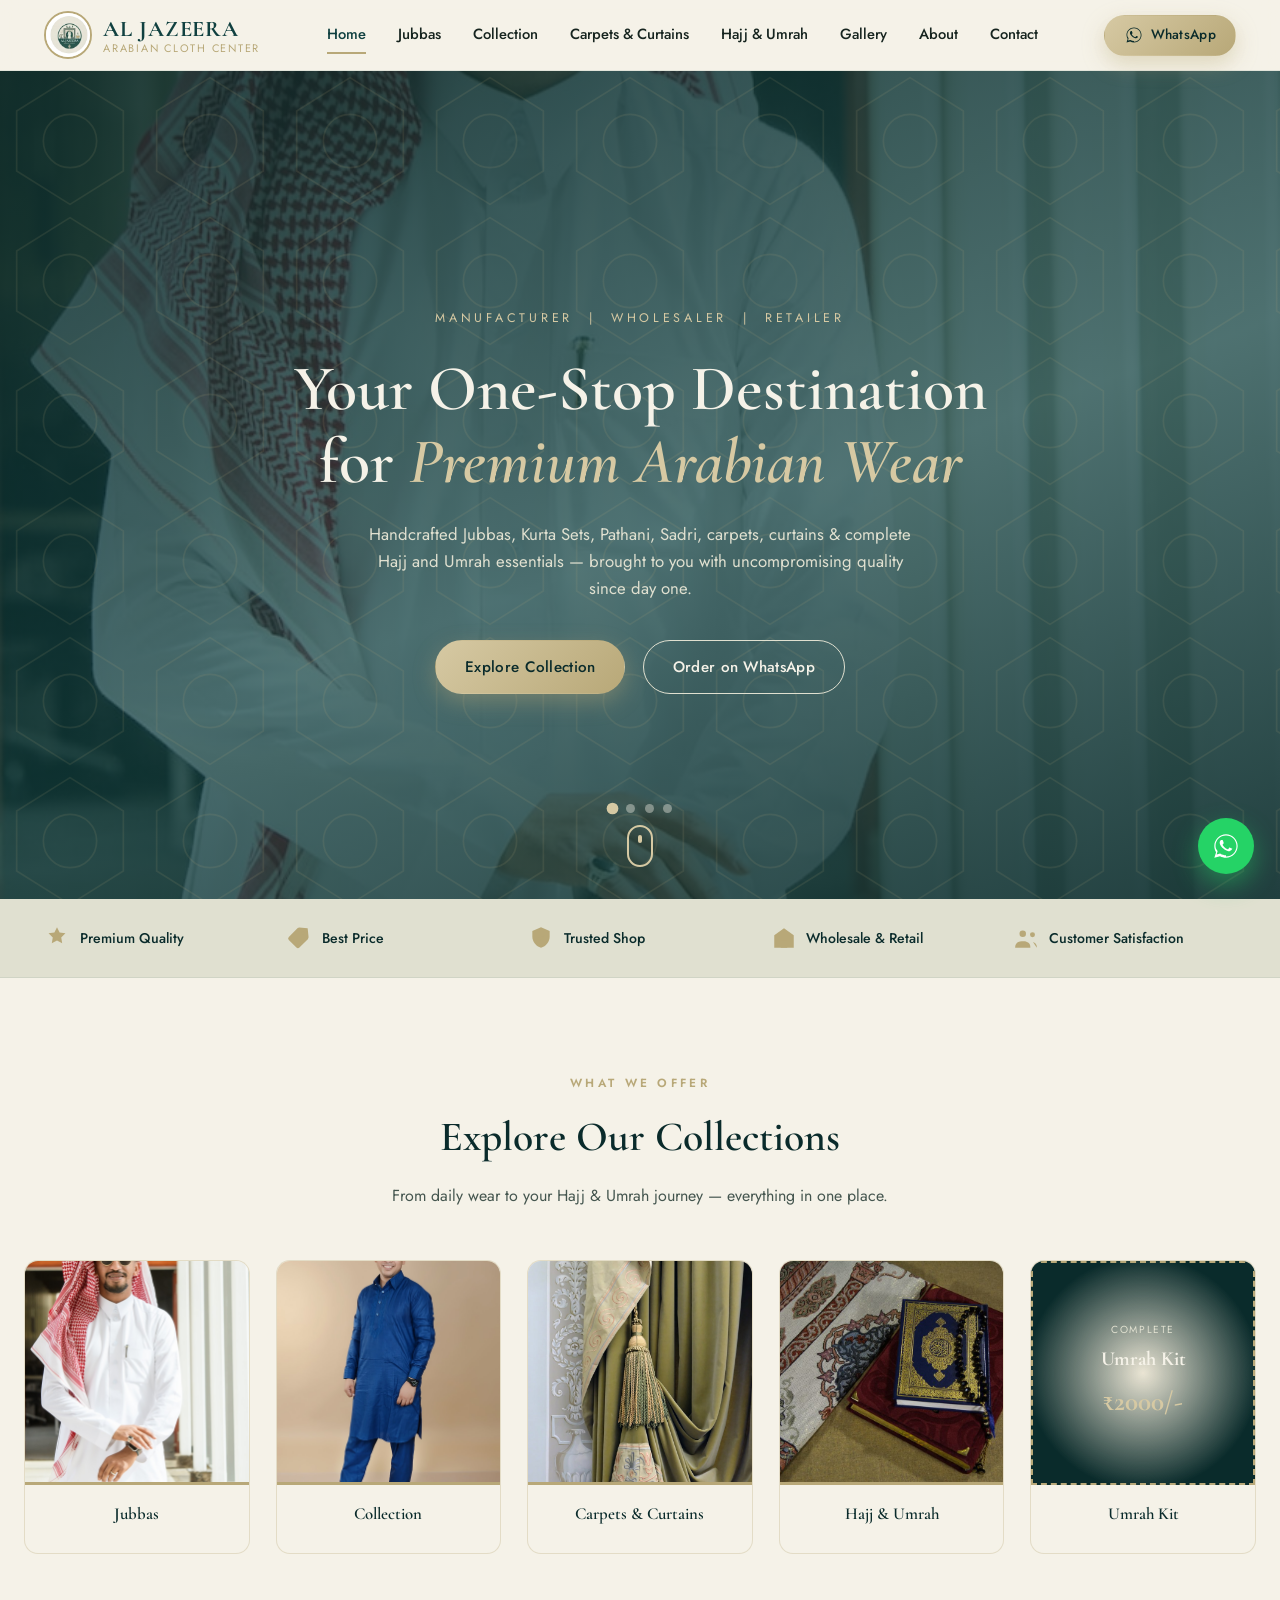
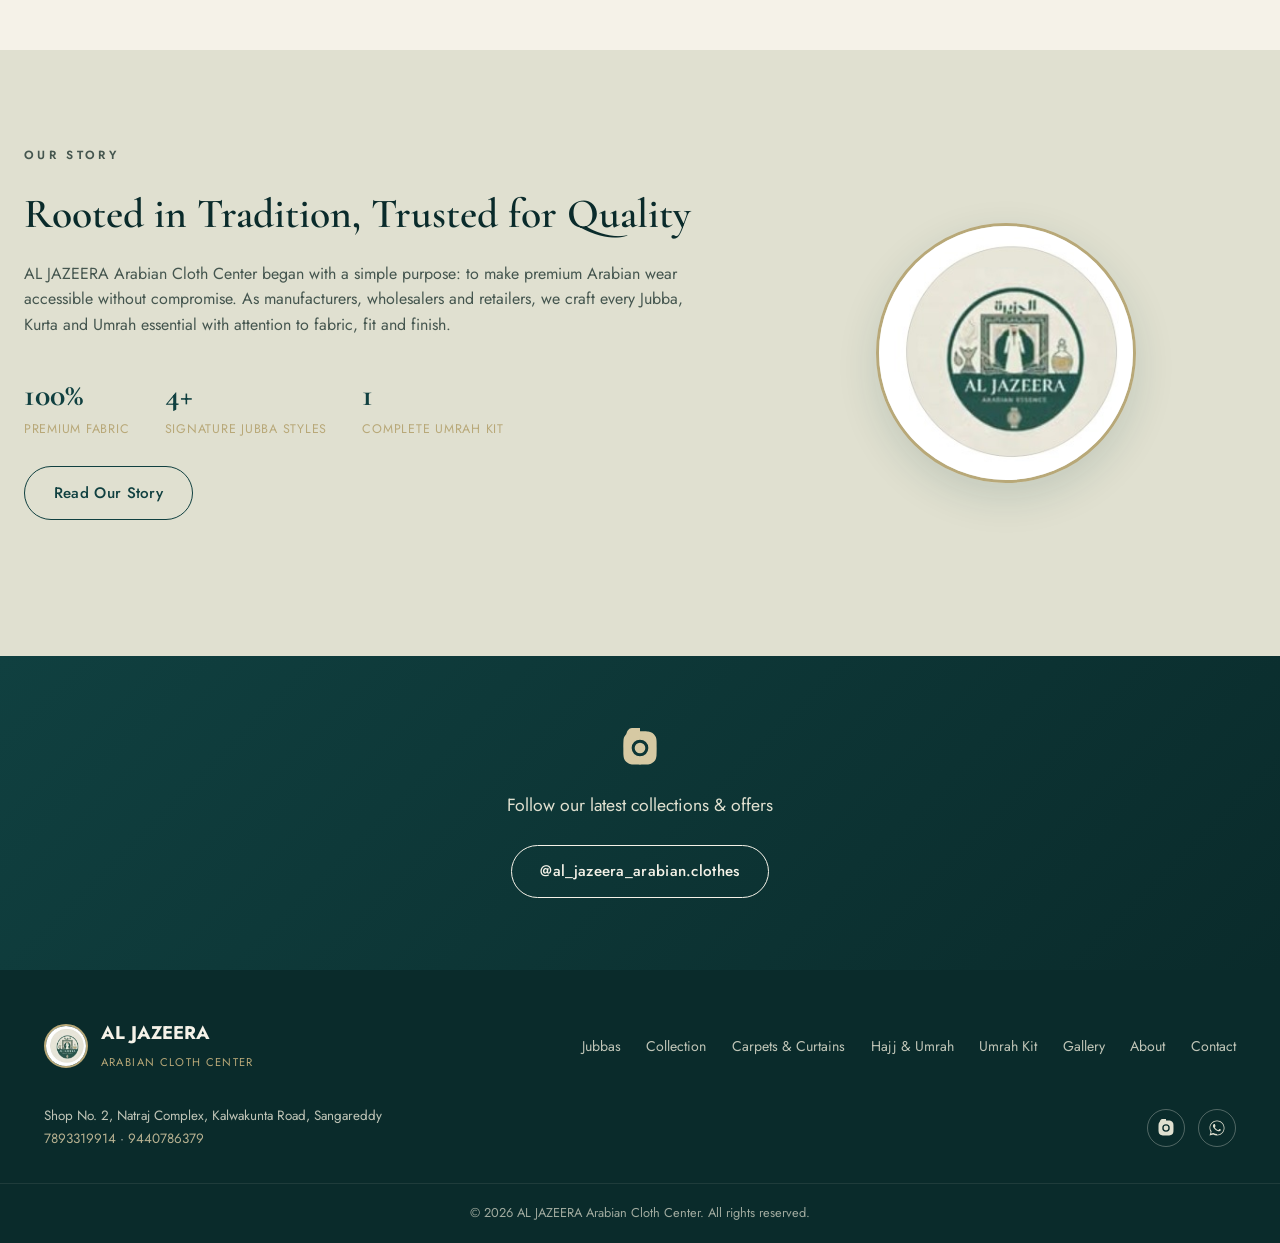
<file: index.html>
<!DOCTYPE html>
<html lang="en">
<head>
<meta charset="UTF-8">
<meta name="viewport" content="width=device-width, initial-scale=1.0">
<title>AL JAZEERA | Arabian Cloth Center</title>
<meta name="description" content="AL JAZEERA Arabian Cloth Center — Manufacturer, Wholesaler &amp; Retailer of premium Jubbas, Kurta Pajama, Pathani, Sadri, Topi, carpets, curtains and complete Hajj &amp; Umrah essentials. Shop No. 2, Natraj Complex, Kalwakunta Road, Sangareddy.">
<link rel="icon" href="WhatsApp%20Image%202026-09-01%20at%203.34.21%20PM.jpeg">
<link rel="preconnect" href="https://fonts.googleapis.com">
<link rel="preconnect" href="https://fonts.gstatic.com" crossorigin>
<link href="https://fonts.googleapis.com/css2?family=Cormorant+Garamond:wght@600;700&family=Jost:wght@400;500;600;700&display=swap" rel="stylesheet">
<link rel="stylesheet" href="style.css">
</head>
<body>

<!-- ===== Header ===== -->
<header class="site-header" id="site-header">
  <div class="header-inner">
    <a href="index.html" class="brand">
      <img src="WhatsApp%20Image%202026-09-01%20at%203.34.21%20PM.jpeg" alt="AL JAZEERA logo" class="brand-logo">
      <span class="brand-text">
        <strong>AL JAZEERA</strong>
        <small>Arabian Cloth Center</small>
      </span>
    </a>

    <nav class="main-nav" id="main-nav">
      <a href="index.html" class="active">Home</a>
      <a href="jubbas.html">Jubbas</a>
      <a href="collection.html">Collection</a>
      <a href="carpets-curtains.html">Carpets &amp; Curtains</a>
      <a href="hajj-umrah.html">Hajj &amp; Umrah</a>
      <a href="gallery.html">Gallery</a>
      <a href="about.html">About</a>
      <a href="contact.html">Contact</a>
    </nav>

    <div class="header-actions">
      <a href="https://wa.me/917893319914" target="_blank" rel="noopener" class="btn btn-gold btn-sm">
        <svg viewBox="0 0 24 24"><path d="M17.5 14.4c-.3-.1-1.7-.9-2-1-.3-.1-.5-.1-.7.1-.2.3-.8 1-.9 1.2-.2.2-.3.2-.6.1-.3-.1-1.3-.5-2.4-1.5-.9-.8-1.5-1.8-1.7-2.1-.2-.3 0-.5.1-.6.1-.1.3-.3.4-.5.1-.1.2-.3.3-.4.1-.2 0-.4 0-.5C10 9 9.5 7.7 9.3 7.2c-.2-.5-.4-.4-.6-.4h-.5c-.2 0-.5.1-.7.3-.2.3-.9.9-.9 2.1 0 1.2.9 2.4 1 2.6.1.2 1.8 2.8 4.4 3.9.6.3 1.1.4 1.5.6.6.2 1.2.2 1.6.1.5-.1 1.7-.7 1.9-1.3.2-.7.2-1.2.2-1.3-.1-.2-.3-.2-.6-.4z"/><path d="M12 2C6.5 2 2 6.5 2 12c0 1.9.5 3.7 1.5 5.3L2 22l4.9-1.3c1.5.8 3.2 1.3 5.1 1.3 5.5 0 10-4.5 10-10S17.5 2 12 2zm0 18c-1.7 0-3.3-.5-4.7-1.3l-.3-.2-3 .8.8-2.9-.2-.3C3.5 14.7 3 13.4 3 12c0-5 4-9 9-9s9 4 9 9-4 9-9 9z"/></svg>
        <span class="btn-text">WhatsApp</span>
      </a>
      <button class="nav-toggle" id="nav-toggle" aria-label="Toggle menu" aria-expanded="false">
        <span></span><span></span><span></span>
      </button>
    </div>
  </div>
</header>

<!-- ===== Hero ===== -->
<section class="hero">
  <div class="hero-slideshow" id="hero-slideshow">
    <div class="hero-slide active"><img src="saudi-jubba.jpg" alt="" fetchpriority="high"></div>
    <div class="hero-slide"><img src="carpet-india-1.jpg" alt=""></div>
    <div class="hero-slide"><img src="ahram.jpg" alt=""></div>
    <div class="hero-slide"><img src="curtains.jpg" alt=""></div>
  </div>
  <div class="hero-overlay"></div>
  <div class="hero-pattern"></div>
  <div class="hero-inner">
    <p class="hero-eyebrow reveal">Manufacturer &nbsp;|&nbsp; Wholesaler &nbsp;|&nbsp; Retailer</p>
    <h1 class="reveal">Your One-Stop Destination<br>for <span>Premium Arabian Wear</span></h1>
    <p class="hero-sub reveal">Handcrafted Jubbas, Kurta Sets, Pathani, Sadri, carpets, curtains &amp; complete Hajj and Umrah essentials &mdash; brought to you with uncompromising quality since day one.</p>
    <div class="hero-cta reveal">
      <a href="#explore" class="btn btn-gold">Explore Collection</a>
      <a href="https://wa.me/917893319914" target="_blank" rel="noopener" class="btn btn-outline">Order on WhatsApp</a>
    </div>
  </div>
  <div class="hero-dots">
    <button class="hero-dot active" data-index="0" aria-label="Show slide 1"></button>
    <button class="hero-dot" data-index="1" aria-label="Show slide 2"></button>
    <button class="hero-dot" data-index="2" aria-label="Show slide 3"></button>
    <button class="hero-dot" data-index="3" aria-label="Show slide 4"></button>
  </div>
  <div class="hero-scroll"><span></span></div>
</section>

<!-- ===== Trust Badges ===== -->
<section class="trustbar">
  <div class="trustbar-inner">
    <div class="trust-item">
      <svg viewBox="0 0 24 24"><path d="M12 2l2.4 4.9 5.4.8-3.9 3.8.9 5.4L12 14.4l-4.8 2.5.9-5.4-3.9-3.8 5.4-.8L12 2z"/></svg>
      <span>Premium Quality</span>
    </div>
    <div class="trust-item">
      <svg viewBox="0 0 24 24"><path d="M20.6 12.6L12.4 20.8a2 2 0 0 1-2.8 0l-7-7a2 2 0 0 1 0-2.8L10.8 2.8A2 2 0 0 1 12.2 2.2L20 3l.8 7.8a2 2 0 0 1-.6 1.8z"/><circle cx="15.5" cy="7.5" r="1.5"/></svg>
      <span>Best Price</span>
    </div>
    <div class="trust-item">
      <svg viewBox="0 0 24 24"><path d="M12 2l8 3.5v5c0 5-3.4 8.9-8 10.5-4.6-1.6-8-5.5-8-10.5v-5L12 2z"/><path d="M8.5 12.2l2.3 2.3 4.5-4.6"/></svg>
      <span>Trusted Shop</span>
    </div>
    <div class="trust-item">
      <svg viewBox="0 0 24 24"><path d="M3 9.5L12 3l9 6.5V21H3V9.5z"/><path d="M9 21v-7h6v7"/></svg>
      <span>Wholesale &amp; Retail</span>
    </div>
    <div class="trust-item">
      <svg viewBox="0 0 24 24"><circle cx="9" cy="8" r="3"/><path d="M2 21v-1c0-2.8 2.6-5 6-5h2c3.4 0 6 2.2 6 5v1"/><circle cx="18" cy="9" r="2.3"/><path d="M22 21v-1c0-2-1.5-3.7-3.6-4.4"/></svg>
      <span>Customer Satisfaction</span>
    </div>
  </div>
</section>

<!-- ===== Explore ===== -->
<section class="section" id="explore">
  <div class="section-inner">
    <p class="section-eyebrow reveal">What We Offer</p>
    <h2 class="section-title reveal">Explore Our Collections</h2>
    <p class="section-desc reveal">From daily wear to your Hajj &amp; Umrah journey &mdash; everything in one place.</p>

    <div class="grid grid-5">
      <a href="jubbas.html" class="card essential-card reveal">
        <div class="card-photo"><img src="saudi-jubba.jpg" alt="Premium Arabian Jubbas" loading="lazy"></div>
        <h3>Jubbas</h3>
      </a>
      <a href="collection.html" class="card essential-card reveal">
        <div class="card-photo"><img src="kurta-pajama.jpg" alt="Kurta, Pathani &amp; more" loading="lazy"></div>
        <h3>Collection</h3>
      </a>
      <a href="carpets-curtains.html" class="card essential-card reveal">
        <div class="card-photo"><img src="curtains.jpg" alt="Carpets &amp; curtains" loading="lazy"></div>
        <h3>Carpets &amp; Curtains</h3>
      </a>
      <a href="hajj-umrah.html" class="card essential-card reveal">
        <div class="card-photo"><img src="tasbih.jpg" alt="Hajj &amp; Umrah essentials" loading="lazy"></div>
        <h3>Hajj &amp; Umrah</h3>
      </a>
      <a href="umrah-kit.html" class="card essential-card teaser-card-kit reveal">
        <div class="card-photo">
          <span>Complete</span>
          <strong>Umrah Kit</strong>
          <b>&#8377;2000/-</b>
        </div>
        <h3>Umrah Kit</h3>
      </a>
    </div>
  </div>
</section>

<!-- ===== About Teaser ===== -->
<section class="section section-alt about">
  <div class="section-inner about-grid">
    <div class="about-text reveal">
      <p class="section-eyebrow">Our Story</p>
      <h2 class="section-title">Rooted in Tradition, Trusted for Quality</h2>
      <p>AL JAZEERA Arabian Cloth Center began with a simple purpose: to make premium Arabian wear accessible without compromise. As manufacturers, wholesalers and retailers, we craft every Jubba, Kurta and Umrah essential with attention to fabric, fit and finish.</p>
      <div class="about-stats">
        <div><strong>100%</strong><span>Premium Fabric</span></div>
        <div><strong>4+</strong><span>Signature Jubba Styles</span></div>
        <div><strong>1</strong><span>Complete Umrah Kit</span></div>
      </div>
      <div class="product-cta" style="margin-top:1.6rem;">
        <a href="about.html" class="btn btn-outline">Read Our Story</a>
      </div>
    </div>
    <div class="about-media reveal">
      <img src="WhatsApp%20Image%202026-09-01%20at%203.34.21%20PM.jpeg" alt="AL JAZEERA Arabian Cloth Center logo">
    </div>
  </div>
</section>

<!-- ===== Instagram ===== -->
<section class="insta">
  <div class="insta-inner reveal">
    <svg viewBox="0 0 24 24" class="insta-icon"><path d="M12 2c2.7 0 3.06.01 4.12.06 1.06.05 1.79.22 2.43.47.66.26 1.22.6 1.77 1.15.55.55.9 1.11 1.15 1.77.25.64.42 1.37.47 2.43.05 1.06.06 1.4.06 4.12s-.01 3.06-.06 4.12c-.05 1.06-.22 1.79-.47 2.43a4.9 4.9 0 0 1-1.15 1.77 4.9 4.9 0 0 1-1.77 1.15c-.64.25-1.37.42-2.43.47-1.06.05-1.4.06-4.12.06s-3.06-.01-4.12-.06c-1.06-.05-1.79-.22-2.43-.47a4.9 4.9 0 0 1-1.77-1.15 4.9 4.9 0 0 1-1.15-1.77c-.25-.64-.42-1.37-.47-2.43C2.01 15.06 2 14.7 2 12s.01-3.06.06-4.12c.05-1.06.22-1.79.47-2.43.26-.66.6-1.22 1.15-1.77A4.9 4.9 0 0 1 5.45.53C6.09.28 6.82.11 7.88.06 8.94.01 9.3 0 12 0zm0 5a5 5 0 1 0 0 10 5 5 0 0 0 0-10zm0 8.2a3.2 3.2 0 1 1 0-6.4 3.2 3.2 0 0 1 0 6.4zm5.2-8.4a1.17 1.17 0 1 1 0-2.34 1.17 1.17 0 0 1 0 2.34z"/></svg>
    <p>Follow our latest collections &amp; offers</p>
    <a href="https://www.instagram.com/al_jazeera_arabian.clothes/" target="_blank" rel="noopener" class="btn btn-outline-light">@al_jazeera_arabian.clothes</a>
  </div>
</section>

<!-- ===== Footer ===== -->
<footer class="site-footer">
  <div class="footer-inner">
    <div class="footer-brand">
      <img src="WhatsApp%20Image%202026-09-01%20at%203.34.21%20PM.jpeg" alt="AL JAZEERA logo">
      <div>
        <strong>AL JAZEERA</strong>
        <span>Arabian Cloth Center</span>
      </div>
    </div>

    <nav class="footer-nav">
      <a href="jubbas.html">Jubbas</a>
      <a href="collection.html">Collection</a>
      <a href="carpets-curtains.html">Carpets &amp; Curtains</a>
      <a href="hajj-umrah.html">Hajj &amp; Umrah</a>
      <a href="umrah-kit.html">Umrah Kit</a>
      <a href="gallery.html">Gallery</a>
      <a href="about.html">About</a>
      <a href="contact.html">Contact</a>
    </nav>

    <div class="footer-contact">
      <p>Shop No. 2, Natraj Complex, Kalwakunta Road, Sangareddy</p>
      <p><a href="tel:+917893319914">7893319914</a> &middot; <a href="tel:+919440786379">9440786379</a></p>
    </div>

    <div class="footer-social">
      <a href="https://www.instagram.com/al_jazeera_arabian.clothes/" target="_blank" rel="noopener" aria-label="Instagram">
        <svg viewBox="0 0 24 24"><path d="M12 2c2.7 0 3.06.01 4.12.06 1.06.05 1.79.22 2.43.47.66.26 1.22.6 1.77 1.15.55.55.9 1.11 1.15 1.77.25.64.42 1.37.47 2.43.05 1.06.06 1.4.06 4.12s-.01 3.06-.06 4.12c-.05 1.06-.22 1.79-.47 2.43a4.9 4.9 0 0 1-1.15 1.77 4.9 4.9 0 0 1-1.77 1.15c-.64.25-1.37.42-2.43.47-1.06.05-1.4.06-4.12.06s-3.06-.01-4.12-.06c-1.06-.05-1.79-.22-2.43-.47a4.9 4.9 0 0 1-1.77-1.15 4.9 4.9 0 0 1-1.15-1.77c-.25-.64-.42-1.37-.47-2.43C2.01 15.06 2 14.7 2 12s.01-3.06.06-4.12c.05-1.06.22-1.79.47-2.43.26-.66.6-1.22 1.15-1.77A4.9 4.9 0 0 1 5.45.53C6.09.28 6.82.11 7.88.06 8.94.01 9.3 0 12 0zm0 5a5 5 0 1 0 0 10 5 5 0 0 0 0-10zm0 8.2a3.2 3.2 0 1 1 0-6.4 3.2 3.2 0 0 1 0 6.4zm5.2-8.4a1.17 1.17 0 1 1 0-2.34 1.17 1.17 0 0 1 0 2.34z"/></svg>
      </a>
      <a href="https://wa.me/917893319914" target="_blank" rel="noopener" aria-label="WhatsApp">
        <svg viewBox="0 0 24 24"><path d="M17.5 14.4c-.3-.1-1.7-.9-2-1-.3-.1-.5-.1-.7.1-.2.3-.8 1-.9 1.2-.2.2-.3.2-.6.1-.3-.1-1.3-.5-2.4-1.5-.9-.8-1.5-1.8-1.7-2.1-.2-.3 0-.5.1-.6.1-.1.3-.3.4-.5.1-.1.2-.3.3-.4.1-.2 0-.4 0-.5C10 9 9.5 7.7 9.3 7.2c-.2-.5-.4-.4-.6-.4h-.5c-.2 0-.5.1-.7.3-.2.3-.9.9-.9 2.1 0 1.2.9 2.4 1 2.6.1.2 1.8 2.8 4.4 3.9.6.3 1.1.4 1.5.6.6.2 1.2.2 1.6.1.5-.1 1.7-.7 1.9-1.3.2-.7.2-1.2.2-1.3-.1-.2-.3-.2-.6-.4z"/><path d="M12 2C6.5 2 2 6.5 2 12c0 1.9.5 3.7 1.5 5.3L2 22l4.9-1.3c1.5.8 3.2 1.3 5.1 1.3 5.5 0 10-4.5 10-10S17.5 2 12 2zm0 18c-1.7 0-3.3-.5-4.7-1.3l-.3-.2-3 .8.8-2.9-.2-.3C3.5 14.7 3 13.4 3 12c0-5 4-9 9-9s9 4 9 9-4 9-9 9z"/></svg>
      </a>
    </div>
  </div>
  <div class="footer-bottom">
    <p>&copy; <span id="year"></span> AL JAZEERA Arabian Cloth Center. All rights reserved.</p>
  </div>
</footer>

<a href="https://wa.me/917893319914" target="_blank" rel="noopener" class="whatsapp-float" aria-label="Chat on WhatsApp">
  <svg viewBox="0 0 24 24"><path d="M17.5 14.4c-.3-.1-1.7-.9-2-1-.3-.1-.5-.1-.7.1-.2.3-.8 1-.9 1.2-.2.2-.3.2-.6.1-.3-.1-1.3-.5-2.4-1.5-.9-.8-1.5-1.8-1.7-2.1-.2-.3 0-.5.1-.6.1-.1.3-.3.4-.5.1-.1.2-.3.3-.4.1-.2 0-.4 0-.5C10 9 9.5 7.7 9.3 7.2c-.2-.5-.4-.4-.6-.4h-.5c-.2 0-.5.1-.7.3-.2.3-.9.9-.9 2.1 0 1.2.9 2.4 1 2.6.1.2 1.8 2.8 4.4 3.9.6.3 1.1.4 1.5.6.6.2 1.2.2 1.6.1.5-.1 1.7-.7 1.9-1.3.2-.7.2-1.2.2-1.3-.1-.2-.3-.2-.6-.4z"/><path d="M12 2C6.5 2 2 6.5 2 12c0 1.9.5 3.7 1.5 5.3L2 22l4.9-1.3c1.5.8 3.2 1.3 5.1 1.3 5.5 0 10-4.5 10-10S17.5 2 12 2zm0 18c-1.7 0-3.3-.5-4.7-1.3l-.3-.2-3 .8.8-2.9-.2-.3C3.5 14.7 3 13.4 3 12c0-5 4-9 9-9s9 4 9 9-4 9-9 9z"/></svg>
</a>

<script src="script.js" defer></script>
</body>
</html>
</file>
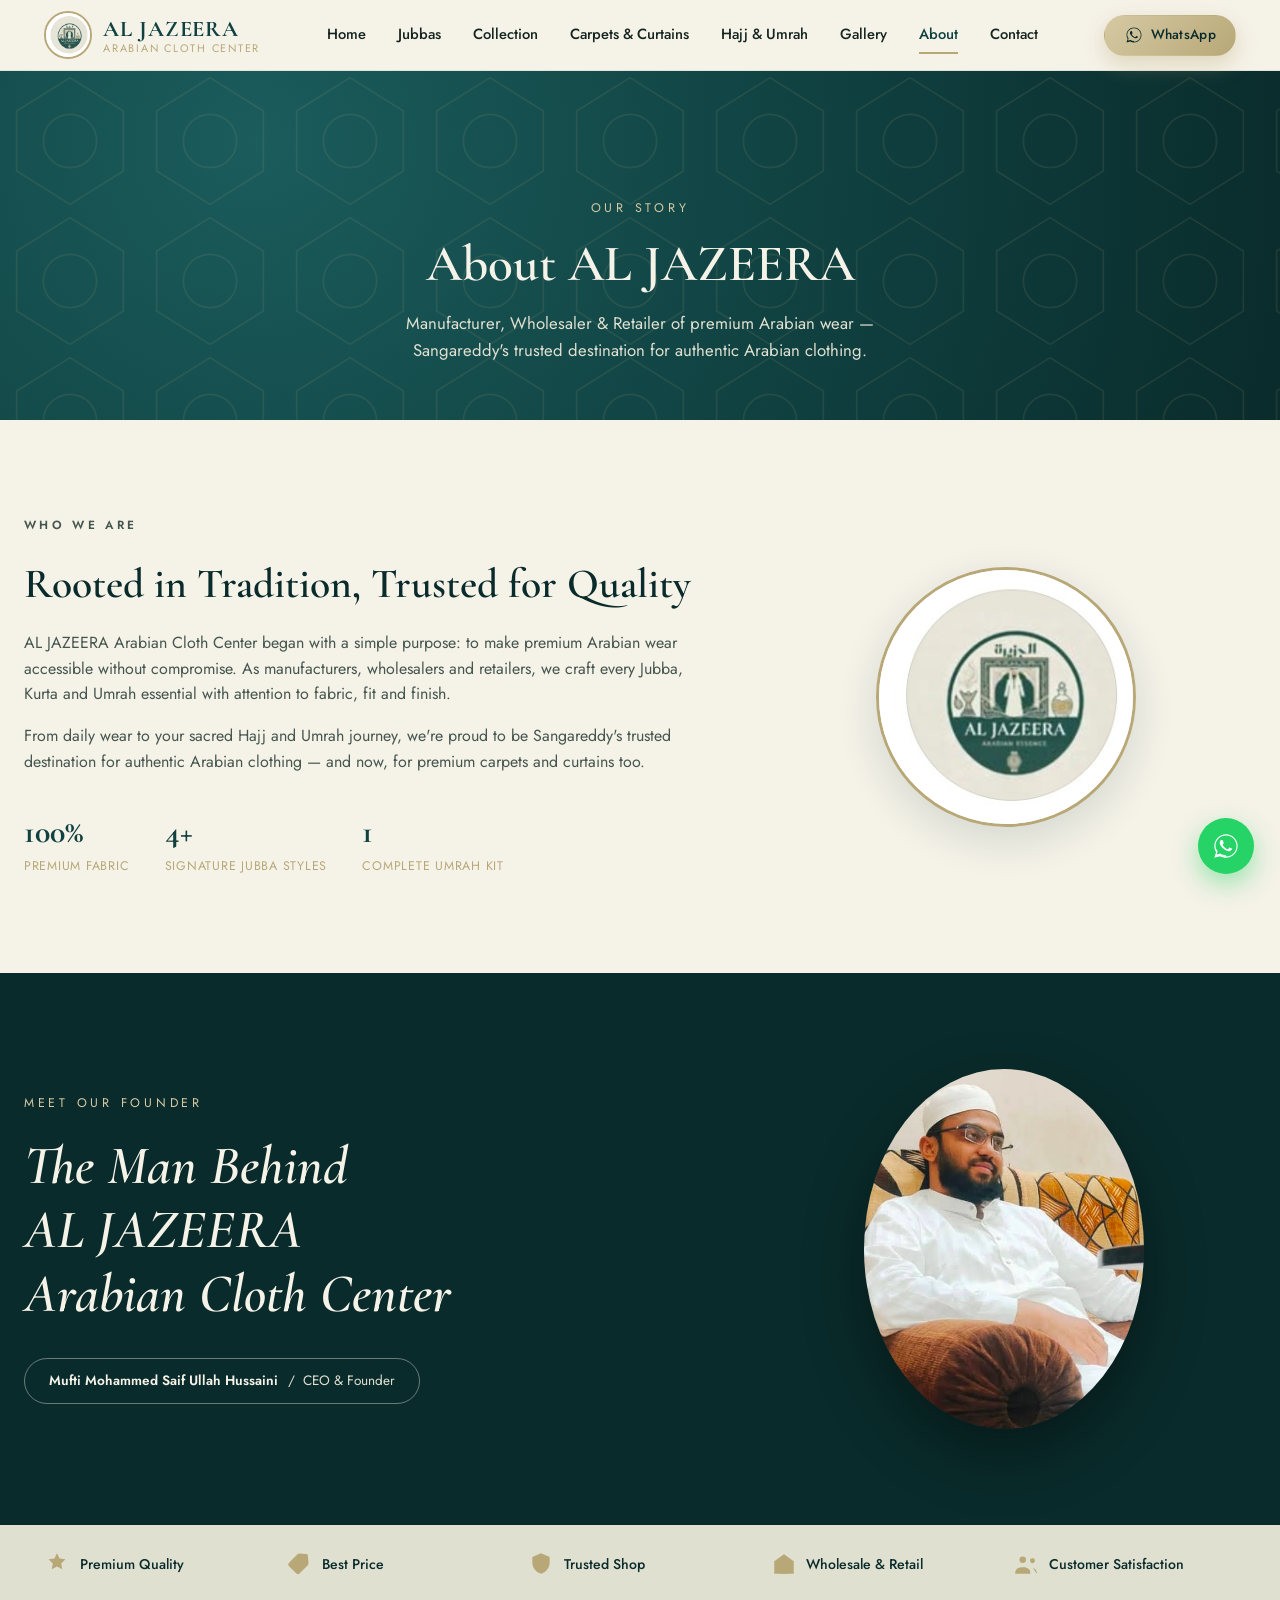
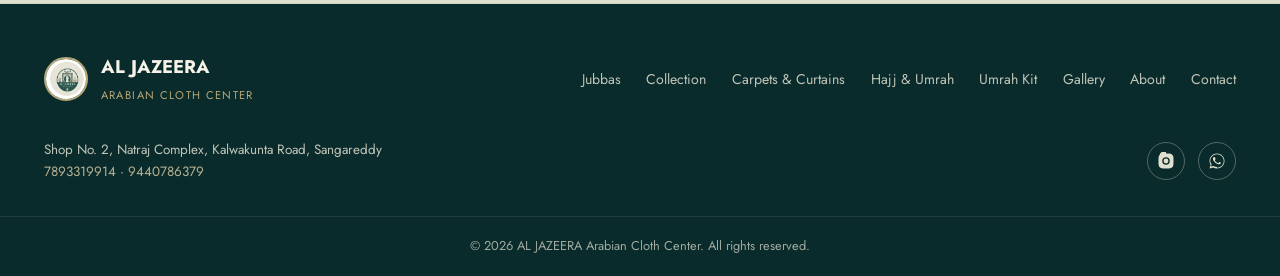
<file: about.html>
<!DOCTYPE html>
<html lang="en">
<head>
<meta charset="UTF-8">
<meta name="viewport" content="width=device-width, initial-scale=1.0">
<title>About Us | AL JAZEERA Arabian Cloth Center</title>
<meta name="description" content="AL JAZEERA Arabian Cloth Center — Manufacturer, Wholesaler &amp; Retailer of premium Arabian wear in Sangareddy. Our story and what makes us different.">
<link rel="icon" href="WhatsApp%20Image%202026-09-01%20at%203.34.21%20PM.jpeg">
<link rel="preconnect" href="https://fonts.googleapis.com">
<link rel="preconnect" href="https://fonts.gstatic.com" crossorigin>
<link href="https://fonts.googleapis.com/css2?family=Cormorant+Garamond:wght@600;700&family=Jost:wght@400;500;600;700&display=swap" rel="stylesheet">
<link rel="stylesheet" href="style.css">
</head>
<body>

<header class="site-header" id="site-header">
  <div class="header-inner">
    <a href="index.html" class="brand">
      <img src="WhatsApp%20Image%202026-09-01%20at%203.34.21%20PM.jpeg" alt="AL JAZEERA logo" class="brand-logo">
      <span class="brand-text">
        <strong>AL JAZEERA</strong>
        <small>Arabian Cloth Center</small>
      </span>
    </a>

    <nav class="main-nav" id="main-nav">
      <a href="index.html">Home</a>
      <a href="jubbas.html">Jubbas</a>
      <a href="collection.html">Collection</a>
      <a href="carpets-curtains.html">Carpets &amp; Curtains</a>
      <a href="hajj-umrah.html">Hajj &amp; Umrah</a>
      <a href="gallery.html">Gallery</a>
      <a href="about.html" class="active">About</a>
      <a href="contact.html">Contact</a>
    </nav>

    <div class="header-actions">
      <a href="https://wa.me/917893319914" target="_blank" rel="noopener" class="btn btn-gold btn-sm">
        <svg viewBox="0 0 24 24"><path d="M17.5 14.4c-.3-.1-1.7-.9-2-1-.3-.1-.5-.1-.7.1-.2.3-.8 1-.9 1.2-.2.2-.3.2-.6.1-.3-.1-1.3-.5-2.4-1.5-.9-.8-1.5-1.8-1.7-2.1-.2-.3 0-.5.1-.6.1-.1.3-.3.4-.5.1-.1.2-.3.3-.4.1-.2 0-.4 0-.5C10 9 9.5 7.7 9.3 7.2c-.2-.5-.4-.4-.6-.4h-.5c-.2 0-.5.1-.7.3-.2.3-.9.9-.9 2.1 0 1.2.9 2.4 1 2.6.1.2 1.8 2.8 4.4 3.9.6.3 1.1.4 1.5.6.6.2 1.2.2 1.6.1.5-.1 1.7-.7 1.9-1.3.2-.7.2-1.2.2-1.3-.1-.2-.3-.2-.6-.4z"/><path d="M12 2C6.5 2 2 6.5 2 12c0 1.9.5 3.7 1.5 5.3L2 22l4.9-1.3c1.5.8 3.2 1.3 5.1 1.3 5.5 0 10-4.5 10-10S17.5 2 12 2zm0 18c-1.7 0-3.3-.5-4.7-1.3l-.3-.2-3 .8.8-2.9-.2-.3C3.5 14.7 3 13.4 3 12c0-5 4-9 9-9s9 4 9 9-4 9-9 9z"/></svg>
        <span class="btn-text">WhatsApp</span>
      </a>
      <button class="nav-toggle" id="nav-toggle" aria-label="Toggle menu" aria-expanded="false">
        <span></span><span></span><span></span>
      </button>
    </div>
  </div>
</header>

<section class="hero page-hero">
  <div class="hero-pattern"></div>
  <div class="hero-inner">
    <p class="hero-eyebrow reveal">Our Story</p>
    <h1 class="reveal">About AL JAZEERA</h1>
    <p class="hero-sub reveal">Manufacturer, Wholesaler &amp; Retailer of premium Arabian wear &mdash; Sangareddy's trusted destination for authentic Arabian clothing.</p>
  </div>
</section>

<section class="section about">
  <div class="section-inner about-grid">
    <div class="about-text reveal">
      <p class="section-eyebrow">Who We Are</p>
      <h2 class="section-title">Rooted in Tradition, Trusted for Quality</h2>
      <p>AL JAZEERA Arabian Cloth Center began with a simple purpose: to make premium Arabian wear accessible without compromise. As manufacturers, wholesalers and retailers, we craft every Jubba, Kurta and Umrah essential with attention to fabric, fit and finish.</p>
      <p>From daily wear to your sacred Hajj and Umrah journey, we're proud to be Sangareddy's trusted destination for authentic Arabian clothing &mdash; and now, for premium carpets and curtains too.</p>
      <div class="about-stats">
        <div><strong>100%</strong><span>Premium Fabric</span></div>
        <div><strong>4+</strong><span>Signature Jubba Styles</span></div>
        <div><strong>1</strong><span>Complete Umrah Kit</span></div>
      </div>
    </div>
    <div class="about-media reveal">
      <img src="WhatsApp%20Image%202026-09-01%20at%203.34.21%20PM.jpeg" alt="AL JAZEERA Arabian Cloth Center logo">
    </div>
  </div>
</section>

<!-- ===== Founder ===== -->
<section class="founder">
  <div class="founder-inner">
    <div class="founder-text reveal">
      <p class="founder-eyebrow">Meet Our Founder</p>
      <h2 class="founder-heading">The Man Behind<br>AL JAZEERA<br>Arabian Cloth Center</h2>
      <div class="founder-badge">
        <b>Mufti Mohammed Saif Ullah Hussaini</b> &nbsp;/&nbsp; CEO &amp; Founder
      </div>
    </div>
    <div class="founder-media reveal">
      <div class="founder-photo-wrap">
        <img src="founder.jpg" alt="Mufti Mohammed Saif Ullah Hussaini, CEO and Founder of AL JAZEERA Arabian Cloth Center">
      </div>
    </div>
  </div>
</section>

<section class="trustbar">
  <div class="trustbar-inner">
    <div class="trust-item">
      <svg viewBox="0 0 24 24"><path d="M12 2l2.4 4.9 5.4.8-3.9 3.8.9 5.4L12 14.4l-4.8 2.5.9-5.4-3.9-3.8 5.4-.8L12 2z"/></svg>
      <span>Premium Quality</span>
    </div>
    <div class="trust-item">
      <svg viewBox="0 0 24 24"><path d="M20.6 12.6L12.4 20.8a2 2 0 0 1-2.8 0l-7-7a2 2 0 0 1 0-2.8L10.8 2.8A2 2 0 0 1 12.2 2.2L20 3l.8 7.8a2 2 0 0 1-.6 1.8z"/><circle cx="15.5" cy="7.5" r="1.5"/></svg>
      <span>Best Price</span>
    </div>
    <div class="trust-item">
      <svg viewBox="0 0 24 24"><path d="M12 2l8 3.5v5c0 5-3.4 8.9-8 10.5-4.6-1.6-8-5.5-8-10.5v-5L12 2z"/><path d="M8.5 12.2l2.3 2.3 4.5-4.6"/></svg>
      <span>Trusted Shop</span>
    </div>
    <div class="trust-item">
      <svg viewBox="0 0 24 24"><path d="M3 9.5L12 3l9 6.5V21H3V9.5z"/><path d="M9 21v-7h6v7"/></svg>
      <span>Wholesale &amp; Retail</span>
    </div>
    <div class="trust-item">
      <svg viewBox="0 0 24 24"><circle cx="9" cy="8" r="3"/><path d="M2 21v-1c0-2.8 2.6-5 6-5h2c3.4 0 6 2.2 6 5v1"/><circle cx="18" cy="9" r="2.3"/><path d="M22 21v-1c0-2-1.5-3.7-3.6-4.4"/></svg>
      <span>Customer Satisfaction</span>
    </div>
  </div>
</section>

<footer class="site-footer">
  <div class="footer-inner">
    <div class="footer-brand">
      <img src="WhatsApp%20Image%202026-09-01%20at%203.34.21%20PM.jpeg" alt="AL JAZEERA logo">
      <div>
        <strong>AL JAZEERA</strong>
        <span>Arabian Cloth Center</span>
      </div>
    </div>

    <nav class="footer-nav">
      <a href="jubbas.html">Jubbas</a>
      <a href="collection.html">Collection</a>
      <a href="carpets-curtains.html">Carpets &amp; Curtains</a>
      <a href="hajj-umrah.html">Hajj &amp; Umrah</a>
      <a href="umrah-kit.html">Umrah Kit</a>
      <a href="gallery.html">Gallery</a>
      <a href="about.html">About</a>
      <a href="contact.html">Contact</a>
    </nav>

    <div class="footer-contact">
      <p>Shop No. 2, Natraj Complex, Kalwakunta Road, Sangareddy</p>
      <p><a href="tel:+917893319914">7893319914</a> &middot; <a href="tel:+919440786379">9440786379</a></p>
    </div>

    <div class="footer-social">
      <a href="https://www.instagram.com/al_jazeera_arabian.clothes/" target="_blank" rel="noopener" aria-label="Instagram">
        <svg viewBox="0 0 24 24"><path d="M12 2c2.7 0 3.06.01 4.12.06 1.06.05 1.79.22 2.43.47.66.26 1.22.6 1.77 1.15.55.55.9 1.11 1.15 1.77.25.64.42 1.37.47 2.43.05 1.06.06 1.4.06 4.12s-.01 3.06-.06 4.12c-.05 1.06-.22 1.79-.47 2.43a4.9 4.9 0 0 1-1.15 1.77 4.9 4.9 0 0 1-1.77 1.15c-.64.25-1.37.42-2.43.47-1.06.05-1.4.06-4.12.06s-3.06-.01-4.12-.06c-1.06-.05-1.79-.22-2.43-.47a4.9 4.9 0 0 1-1.77-1.15 4.9 4.9 0 0 1-1.15-1.77c-.25-.64-.42-1.37-.47-2.43C2.01 15.06 2 14.7 2 12s.01-3.06.06-4.12c.05-1.06.22-1.79.47-2.43.26-.66.6-1.22 1.15-1.77A4.9 4.9 0 0 1 5.45.53C6.09.28 6.82.11 7.88.06 8.94.01 9.3 0 12 0zm0 5a5 5 0 1 0 0 10 5 5 0 0 0 0-10zm0 8.2a3.2 3.2 0 1 1 0-6.4 3.2 3.2 0 0 1 0 6.4zm5.2-8.4a1.17 1.17 0 1 1 0-2.34 1.17 1.17 0 0 1 0 2.34z"/></svg>
      </a>
      <a href="https://wa.me/917893319914" target="_blank" rel="noopener" aria-label="WhatsApp">
        <svg viewBox="0 0 24 24"><path d="M17.5 14.4c-.3-.1-1.7-.9-2-1-.3-.1-.5-.1-.7.1-.2.3-.8 1-.9 1.2-.2.2-.3.2-.6.1-.3-.1-1.3-.5-2.4-1.5-.9-.8-1.5-1.8-1.7-2.1-.2-.3 0-.5.1-.6.1-.1.3-.3.4-.5.1-.1.2-.3.3-.4.1-.2 0-.4 0-.5C10 9 9.5 7.7 9.3 7.2c-.2-.5-.4-.4-.6-.4h-.5c-.2 0-.5.1-.7.3-.2.3-.9.9-.9 2.1 0 1.2.9 2.4 1 2.6.1.2 1.8 2.8 4.4 3.9.6.3 1.1.4 1.5.6.6.2 1.2.2 1.6.1.5-.1 1.7-.7 1.9-1.3.2-.7.2-1.2.2-1.3-.1-.2-.3-.2-.6-.4z"/><path d="M12 2C6.5 2 2 6.5 2 12c0 1.9.5 3.7 1.5 5.3L2 22l4.9-1.3c1.5.8 3.2 1.3 5.1 1.3 5.5 0 10-4.5 10-10S17.5 2 12 2zm0 18c-1.7 0-3.3-.5-4.7-1.3l-.3-.2-3 .8.8-2.9-.2-.3C3.5 14.7 3 13.4 3 12c0-5 4-9 9-9s9 4 9 9-4 9-9 9z"/></svg>
      </a>
    </div>
  </div>
  <div class="footer-bottom">
    <p>&copy; <span id="year"></span> AL JAZEERA Arabian Cloth Center. All rights reserved.</p>
  </div>
</footer>

<a href="https://wa.me/917893319914" target="_blank" rel="noopener" class="whatsapp-float" aria-label="Chat on WhatsApp">
  <svg viewBox="0 0 24 24"><path d="M17.5 14.4c-.3-.1-1.7-.9-2-1-.3-.1-.5-.1-.7.1-.2.3-.8 1-.9 1.2-.2.2-.3.2-.6.1-.3-.1-1.3-.5-2.4-1.5-.9-.8-1.5-1.8-1.7-2.1-.2-.3 0-.5.1-.6.1-.1.3-.3.4-.5.1-.1.2-.3.3-.4.1-.2 0-.4 0-.5C10 9 9.5 7.7 9.3 7.2c-.2-.5-.4-.4-.6-.4h-.5c-.2 0-.5.1-.7.3-.2.3-.9.9-.9 2.1 0 1.2.9 2.4 1 2.6.1.2 1.8 2.8 4.4 3.9.6.3 1.1.4 1.5.6.6.2 1.2.2 1.6.1.5-.1 1.7-.7 1.9-1.3.2-.7.2-1.2.2-1.3-.1-.2-.3-.2-.6-.4z"/><path d="M12 2C6.5 2 2 6.5 2 12c0 1.9.5 3.7 1.5 5.3L2 22l4.9-1.3c1.5.8 3.2 1.3 5.1 1.3 5.5 0 10-4.5 10-10S17.5 2 12 2zm0 18c-1.7 0-3.3-.5-4.7-1.3l-.3-.2-3 .8.8-2.9-.2-.3C3.5 14.7 3 13.4 3 12c0-5 4-9 9-9s9 4 9 9-4 9-9 9z"/></svg>
</a>

<script src="script.js" defer></script>
</body>
</html>
</file>
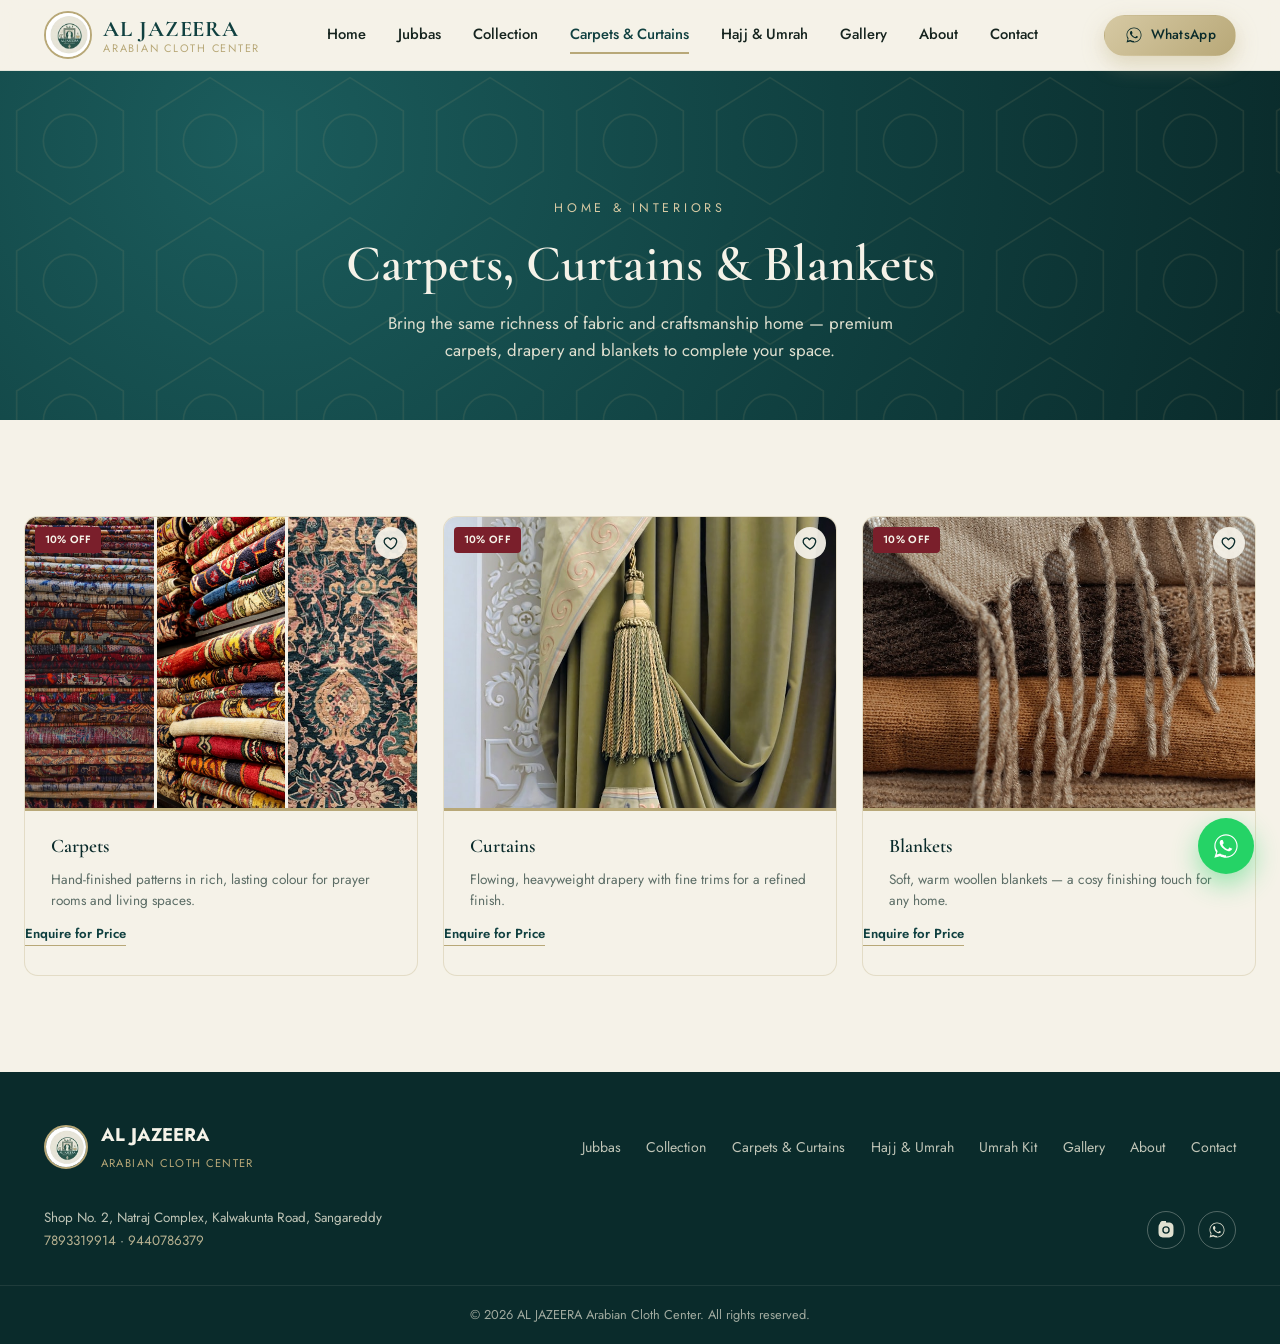
<file: carpets-curtains.html>
<!DOCTYPE html>
<html lang="en">
<head>
<meta charset="UTF-8">
<meta name="viewport" content="width=device-width, initial-scale=1.0">
<title>Carpets, Curtains &amp; Blankets | AL JAZEERA Arabian Cloth Center</title>
<meta name="description" content="Premium carpets, elegant curtains and cosy blankets for your home. Manufacturer, wholesaler &amp; retailer at AL JAZEERA, Sangareddy.">
<link rel="icon" href="WhatsApp%20Image%202026-09-01%20at%203.34.21%20PM.jpeg">
<link rel="preconnect" href="https://fonts.googleapis.com">
<link rel="preconnect" href="https://fonts.gstatic.com" crossorigin>
<link href="https://fonts.googleapis.com/css2?family=Cormorant+Garamond:wght@600;700&family=Jost:wght@400;500;600;700&display=swap" rel="stylesheet">
<link rel="stylesheet" href="style.css">
</head>
<body>

<header class="site-header" id="site-header">
  <div class="header-inner">
    <a href="index.html" class="brand">
      <img src="WhatsApp%20Image%202026-09-01%20at%203.34.21%20PM.jpeg" alt="AL JAZEERA logo" class="brand-logo">
      <span class="brand-text">
        <strong>AL JAZEERA</strong>
        <small>Arabian Cloth Center</small>
      </span>
    </a>

    <nav class="main-nav" id="main-nav">
      <a href="index.html">Home</a>
      <a href="jubbas.html">Jubbas</a>
      <a href="collection.html">Collection</a>
      <a href="carpets-curtains.html" class="active">Carpets &amp; Curtains</a>
      <a href="hajj-umrah.html">Hajj &amp; Umrah</a>
      <a href="gallery.html">Gallery</a>
      <a href="about.html">About</a>
      <a href="contact.html">Contact</a>
    </nav>

    <div class="header-actions">
      <a href="https://wa.me/917893319914" target="_blank" rel="noopener" class="btn btn-gold btn-sm">
        <svg viewBox="0 0 24 24"><path d="M17.5 14.4c-.3-.1-1.7-.9-2-1-.3-.1-.5-.1-.7.1-.2.3-.8 1-.9 1.2-.2.2-.3.2-.6.1-.3-.1-1.3-.5-2.4-1.5-.9-.8-1.5-1.8-1.7-2.1-.2-.3 0-.5.1-.6.1-.1.3-.3.4-.5.1-.1.2-.3.3-.4.1-.2 0-.4 0-.5C10 9 9.5 7.7 9.3 7.2c-.2-.5-.4-.4-.6-.4h-.5c-.2 0-.5.1-.7.3-.2.3-.9.9-.9 2.1 0 1.2.9 2.4 1 2.6.1.2 1.8 2.8 4.4 3.9.6.3 1.1.4 1.5.6.6.2 1.2.2 1.6.1.5-.1 1.7-.7 1.9-1.3.2-.7.2-1.2.2-1.3-.1-.2-.3-.2-.6-.4z"/><path d="M12 2C6.5 2 2 6.5 2 12c0 1.9.5 3.7 1.5 5.3L2 22l4.9-1.3c1.5.8 3.2 1.3 5.1 1.3 5.5 0 10-4.5 10-10S17.5 2 12 2zm0 18c-1.7 0-3.3-.5-4.7-1.3l-.3-.2-3 .8.8-2.9-.2-.3C3.5 14.7 3 13.4 3 12c0-5 4-9 9-9s9 4 9 9-4 9-9 9z"/></svg>
        <span class="btn-text">WhatsApp</span>
      </a>
      <button class="nav-toggle" id="nav-toggle" aria-label="Toggle menu" aria-expanded="false">
        <span></span><span></span><span></span>
      </button>
    </div>
  </div>
</header>

<section class="hero page-hero">
  <div class="hero-pattern"></div>
  <div class="hero-inner">
    <p class="hero-eyebrow reveal">Home &amp; Interiors</p>
    <h1 class="reveal">Carpets, Curtains &amp; Blankets</h1>
    <p class="hero-sub reveal">Bring the same richness of fabric and craftsmanship home &mdash; premium carpets, drapery and blankets to complete your space.</p>
  </div>
</section>

<section class="section">
  <div class="section-inner">
    <div class="grid grid-3">
      <article class="card decor-card reveal">
        <div class="card-photo card-photo-multi">
          <span class="card-badge">10% Off</span>
          <button class="wishlist-btn" type="button" aria-label="Add Carpets to wishlist" data-id="carpets">
            <svg viewBox="0 0 24 24"><path d="M12 21s-6.7-4.3-9.3-8.2C1 10 1.6 6.6 4.4 5.1c2.3-1.2 4.9-.4 6.1 1.6.3.5 1 .5 1.3 0 1.2-2 3.8-2.8 6.1-1.6 2.8 1.5 3.4 4.9 1.7 7.7C18.7 16.7 12 21 12 21z"/></svg>
          </button>
          <img src="carpet-india-1.jpg" alt="Stacked traditional hand-knotted Indian carpets" loading="lazy">
          <img src="carpet-india-2.jpg" alt="Colourful hand-knotted Indian carpets on display" loading="lazy">
          <img src="carpet-india-3.jpg" alt="Detail of a traditional Indian carpet pattern" loading="lazy">
          <span class="card-hover-title">Carpets</span>
        </div>
        <h3>Carpets</h3>
        <p>Hand-finished patterns in rich, lasting colour for prayer rooms and living spaces.</p>
        <div class="card-price"><a href="https://wa.me/917893319914?text=Assalamu%20Alaikum%2C%20I%27d%20like%20the%20price%20for%20Carpets." target="_blank" rel="noopener" class="price-enquire">Enquire for Price</a></div>
      </article>
      <article class="card decor-card reveal">
        <div class="card-photo">
          <span class="card-badge">10% Off</span>
          <button class="wishlist-btn" type="button" aria-label="Add Curtains to wishlist" data-id="curtains">
            <svg viewBox="0 0 24 24"><path d="M12 21s-6.7-4.3-9.3-8.2C1 10 1.6 6.6 4.4 5.1c2.3-1.2 4.9-.4 6.1 1.6.3.5 1 .5 1.3 0 1.2-2 3.8-2.8 6.1-1.6 2.8 1.5 3.4 4.9 1.7 7.7C18.7 16.7 12 21 12 21z"/></svg>
          </button>
          <img src="curtains.jpg" alt="Elegant tasselled curtains" loading="lazy">
          <span class="card-hover-title">Curtains</span>
        </div>
        <h3>Curtains</h3>
        <p>Flowing, heavyweight drapery with fine trims for a refined finish.</p>
        <div class="card-price"><a href="https://wa.me/917893319914?text=Assalamu%20Alaikum%2C%20I%27d%20like%20the%20price%20for%20Curtains." target="_blank" rel="noopener" class="price-enquire">Enquire for Price</a></div>
      </article>
      <article class="card decor-card reveal">
        <div class="card-photo">
          <span class="card-badge">10% Off</span>
          <button class="wishlist-btn" type="button" aria-label="Add Blankets to wishlist" data-id="blankets">
            <svg viewBox="0 0 24 24"><path d="M12 21s-6.7-4.3-9.3-8.2C1 10 1.6 6.6 4.4 5.1c2.3-1.2 4.9-.4 6.1 1.6.3.5 1 .5 1.3 0 1.2-2 3.8-2.8 6.1-1.6 2.8 1.5 3.4 4.9 1.7 7.7C18.7 16.7 12 21 12 21z"/></svg>
          </button>
          <img src="blanket.jpg" alt="Neatly folded woollen blankets" loading="lazy">
          <span class="card-hover-title">Blankets</span>
        </div>
        <h3>Blankets</h3>
        <p>Soft, warm woollen blankets &mdash; a cosy finishing touch for any home.</p>
        <div class="card-price"><a href="https://wa.me/917893319914?text=Assalamu%20Alaikum%2C%20I%27d%20like%20the%20price%20for%20Blankets." target="_blank" rel="noopener" class="price-enquire">Enquire for Price</a></div>
      </article>
    </div>
  </div>
</section>

<footer class="site-footer">
  <div class="footer-inner">
    <div class="footer-brand">
      <img src="WhatsApp%20Image%202026-09-01%20at%203.34.21%20PM.jpeg" alt="AL JAZEERA logo">
      <div>
        <strong>AL JAZEERA</strong>
        <span>Arabian Cloth Center</span>
      </div>
    </div>

    <nav class="footer-nav">
      <a href="jubbas.html">Jubbas</a>
      <a href="collection.html">Collection</a>
      <a href="carpets-curtains.html">Carpets &amp; Curtains</a>
      <a href="hajj-umrah.html">Hajj &amp; Umrah</a>
      <a href="umrah-kit.html">Umrah Kit</a>
      <a href="gallery.html">Gallery</a>
      <a href="about.html">About</a>
      <a href="contact.html">Contact</a>
    </nav>

    <div class="footer-contact">
      <p>Shop No. 2, Natraj Complex, Kalwakunta Road, Sangareddy</p>
      <p><a href="tel:+917893319914">7893319914</a> &middot; <a href="tel:+919440786379">9440786379</a></p>
    </div>

    <div class="footer-social">
      <a href="https://www.instagram.com/al_jazeera_arabian.clothes/" target="_blank" rel="noopener" aria-label="Instagram">
        <svg viewBox="0 0 24 24"><path d="M12 2c2.7 0 3.06.01 4.12.06 1.06.05 1.79.22 2.43.47.66.26 1.22.6 1.77 1.15.55.55.9 1.11 1.15 1.77.25.64.42 1.37.47 2.43.05 1.06.06 1.4.06 4.12s-.01 3.06-.06 4.12c-.05 1.06-.22 1.79-.47 2.43a4.9 4.9 0 0 1-1.15 1.77 4.9 4.9 0 0 1-1.77 1.15c-.64.25-1.37.42-2.43.47-1.06.05-1.4.06-4.12.06s-3.06-.01-4.12-.06c-1.06-.05-1.79-.22-2.43-.47a4.9 4.9 0 0 1-1.77-1.15 4.9 4.9 0 0 1-1.15-1.77c-.25-.64-.42-1.37-.47-2.43C2.01 15.06 2 14.7 2 12s.01-3.06.06-4.12c.05-1.06.22-1.79.47-2.43.26-.66.6-1.22 1.15-1.77A4.9 4.9 0 0 1 5.45.53C6.09.28 6.82.11 7.88.06 8.94.01 9.3 0 12 0zm0 5a5 5 0 1 0 0 10 5 5 0 0 0 0-10zm0 8.2a3.2 3.2 0 1 1 0-6.4 3.2 3.2 0 0 1 0 6.4zm5.2-8.4a1.17 1.17 0 1 1 0-2.34 1.17 1.17 0 0 1 0 2.34z"/></svg>
      </a>
      <a href="https://wa.me/917893319914" target="_blank" rel="noopener" aria-label="WhatsApp">
        <svg viewBox="0 0 24 24"><path d="M17.5 14.4c-.3-.1-1.7-.9-2-1-.3-.1-.5-.1-.7.1-.2.3-.8 1-.9 1.2-.2.2-.3.2-.6.1-.3-.1-1.3-.5-2.4-1.5-.9-.8-1.5-1.8-1.7-2.1-.2-.3 0-.5.1-.6.1-.1.3-.3.4-.5.1-.1.2-.3.3-.4.1-.2 0-.4 0-.5C10 9 9.5 7.7 9.3 7.2c-.2-.5-.4-.4-.6-.4h-.5c-.2 0-.5.1-.7.3-.2.3-.9.9-.9 2.1 0 1.2.9 2.4 1 2.6.1.2 1.8 2.8 4.4 3.9.6.3 1.1.4 1.5.6.6.2 1.2.2 1.6.1.5-.1 1.7-.7 1.9-1.3.2-.7.2-1.2.2-1.3-.1-.2-.3-.2-.6-.4z"/><path d="M12 2C6.5 2 2 6.5 2 12c0 1.9.5 3.7 1.5 5.3L2 22l4.9-1.3c1.5.8 3.2 1.3 5.1 1.3 5.5 0 10-4.5 10-10S17.5 2 12 2zm0 18c-1.7 0-3.3-.5-4.7-1.3l-.3-.2-3 .8.8-2.9-.2-.3C3.5 14.7 3 13.4 3 12c0-5 4-9 9-9s9 4 9 9-4 9-9 9z"/></svg>
      </a>
    </div>
  </div>
  <div class="footer-bottom">
    <p>&copy; <span id="year"></span> AL JAZEERA Arabian Cloth Center. All rights reserved.</p>
  </div>
</footer>

<a href="https://wa.me/917893319914" target="_blank" rel="noopener" class="whatsapp-float" aria-label="Chat on WhatsApp">
  <svg viewBox="0 0 24 24"><path d="M17.5 14.4c-.3-.1-1.7-.9-2-1-.3-.1-.5-.1-.7.1-.2.3-.8 1-.9 1.2-.2.2-.3.2-.6.1-.3-.1-1.3-.5-2.4-1.5-.9-.8-1.5-1.8-1.7-2.1-.2-.3 0-.5.1-.6.1-.1.3-.3.4-.5.1-.1.2-.3.3-.4.1-.2 0-.4 0-.5C10 9 9.5 7.7 9.3 7.2c-.2-.5-.4-.4-.6-.4h-.5c-.2 0-.5.1-.7.3-.2.3-.9.9-.9 2.1 0 1.2.9 2.4 1 2.6.1.2 1.8 2.8 4.4 3.9.6.3 1.1.4 1.5.6.6.2 1.2.2 1.6.1.5-.1 1.7-.7 1.9-1.3.2-.7.2-1.2.2-1.3-.1-.2-.3-.2-.6-.4z"/><path d="M12 2C6.5 2 2 6.5 2 12c0 1.9.5 3.7 1.5 5.3L2 22l4.9-1.3c1.5.8 3.2 1.3 5.1 1.3 5.5 0 10-4.5 10-10S17.5 2 12 2zm0 18c-1.7 0-3.3-.5-4.7-1.3l-.3-.2-3 .8.8-2.9-.2-.3C3.5 14.7 3 13.4 3 12c0-5 4-9 9-9s9 4 9 9-4 9-9 9z"/></svg>
</a>

<script src="script.js" defer></script>
</body>
</html>
</file>
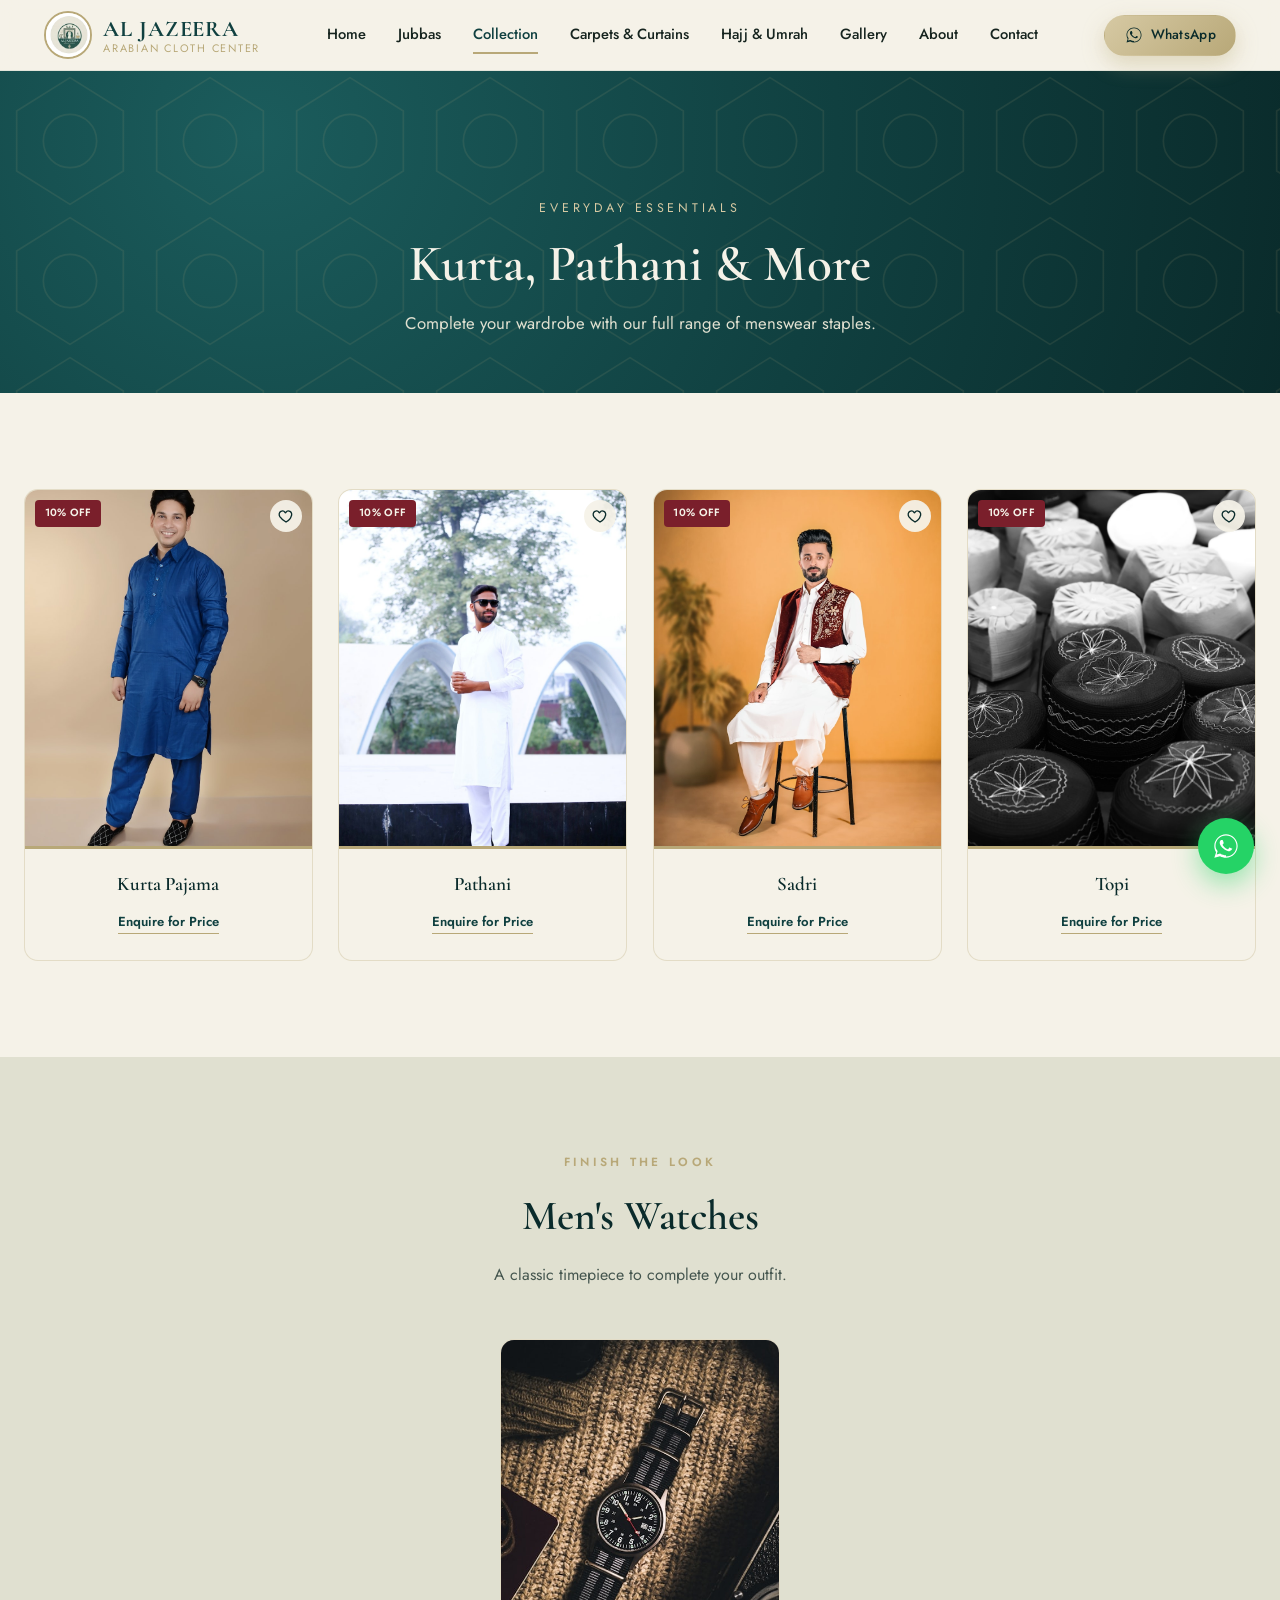
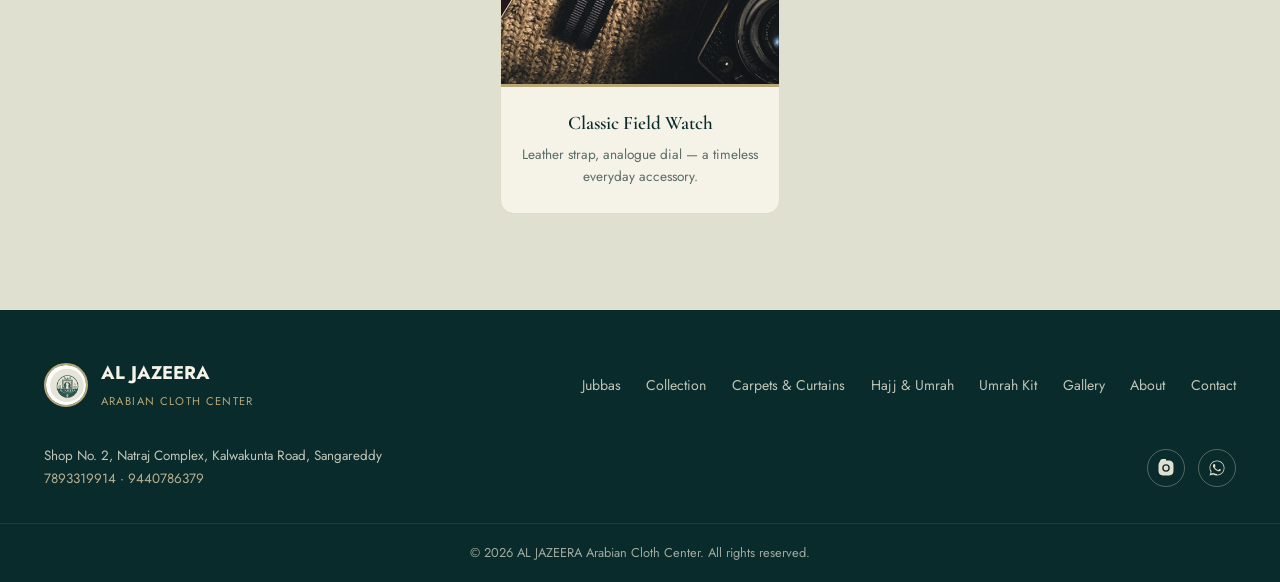
<file: collection.html>
<!DOCTYPE html>
<html lang="en">
<head>
<meta charset="UTF-8">
<meta name="viewport" content="width=device-width, initial-scale=1.0">
<title>Kurta, Pathani &amp; More | AL JAZEERA Arabian Cloth Center</title>
<meta name="description" content="Kurta Pajama, Pathani, Sadri, Topi &amp; men's watches — everyday menswear essentials. Manufacturer, wholesaler &amp; retailer at AL JAZEERA, Sangareddy.">
<link rel="icon" href="WhatsApp%20Image%202026-09-01%20at%203.34.21%20PM.jpeg">
<link rel="preconnect" href="https://fonts.googleapis.com">
<link rel="preconnect" href="https://fonts.gstatic.com" crossorigin>
<link href="https://fonts.googleapis.com/css2?family=Cormorant+Garamond:wght@600;700&family=Jost:wght@400;500;600;700&display=swap" rel="stylesheet">
<link rel="stylesheet" href="style.css">
</head>
<body>

<header class="site-header" id="site-header">
  <div class="header-inner">
    <a href="index.html" class="brand">
      <img src="WhatsApp%20Image%202026-09-01%20at%203.34.21%20PM.jpeg" alt="AL JAZEERA logo" class="brand-logo">
      <span class="brand-text">
        <strong>AL JAZEERA</strong>
        <small>Arabian Cloth Center</small>
      </span>
    </a>

    <nav class="main-nav" id="main-nav">
      <a href="index.html">Home</a>
      <a href="jubbas.html">Jubbas</a>
      <a href="collection.html" class="active">Collection</a>
      <a href="carpets-curtains.html">Carpets &amp; Curtains</a>
      <a href="hajj-umrah.html">Hajj &amp; Umrah</a>
      <a href="gallery.html">Gallery</a>
      <a href="about.html">About</a>
      <a href="contact.html">Contact</a>
    </nav>

    <div class="header-actions">
      <a href="https://wa.me/917893319914" target="_blank" rel="noopener" class="btn btn-gold btn-sm">
        <svg viewBox="0 0 24 24"><path d="M17.5 14.4c-.3-.1-1.7-.9-2-1-.3-.1-.5-.1-.7.1-.2.3-.8 1-.9 1.2-.2.2-.3.2-.6.1-.3-.1-1.3-.5-2.4-1.5-.9-.8-1.5-1.8-1.7-2.1-.2-.3 0-.5.1-.6.1-.1.3-.3.4-.5.1-.1.2-.3.3-.4.1-.2 0-.4 0-.5C10 9 9.5 7.7 9.3 7.2c-.2-.5-.4-.4-.6-.4h-.5c-.2 0-.5.1-.7.3-.2.3-.9.9-.9 2.1 0 1.2.9 2.4 1 2.6.1.2 1.8 2.8 4.4 3.9.6.3 1.1.4 1.5.6.6.2 1.2.2 1.6.1.5-.1 1.7-.7 1.9-1.3.2-.7.2-1.2.2-1.3-.1-.2-.3-.2-.6-.4z"/><path d="M12 2C6.5 2 2 6.5 2 12c0 1.9.5 3.7 1.5 5.3L2 22l4.9-1.3c1.5.8 3.2 1.3 5.1 1.3 5.5 0 10-4.5 10-10S17.5 2 12 2zm0 18c-1.7 0-3.3-.5-4.7-1.3l-.3-.2-3 .8.8-2.9-.2-.3C3.5 14.7 3 13.4 3 12c0-5 4-9 9-9s9 4 9 9-4 9-9 9z"/></svg>
        <span class="btn-text">WhatsApp</span>
      </a>
      <button class="nav-toggle" id="nav-toggle" aria-label="Toggle menu" aria-expanded="false">
        <span></span><span></span><span></span>
      </button>
    </div>
  </div>
</header>

<section class="hero page-hero">
  <div class="hero-pattern"></div>
  <div class="hero-inner">
    <p class="hero-eyebrow reveal">Everyday Essentials</p>
    <h1 class="reveal">Kurta, Pathani &amp; More</h1>
    <p class="hero-sub reveal">Complete your wardrobe with our full range of menswear staples.</p>
  </div>
</section>

<section class="section">
  <div class="section-inner">
    <div class="grid grid-4">
      <article class="card jubba-card reveal">
        <div class="card-photo">
          <span class="card-badge">10% Off</span>
          <button class="wishlist-btn" type="button" aria-label="Add Kurta Pajama to wishlist" data-id="kurta-pajama">
            <svg viewBox="0 0 24 24"><path d="M12 21s-6.7-4.3-9.3-8.2C1 10 1.6 6.6 4.4 5.1c2.3-1.2 4.9-.4 6.1 1.6.3.5 1 .5 1.3 0 1.2-2 3.8-2.8 6.1-1.6 2.8 1.5 3.4 4.9 1.7 7.7C18.7 16.7 12 21 12 21z"/></svg>
          </button>
          <img src="kurta-pajama.jpg" alt="Men's kurta pajama set" loading="lazy">
          <span class="card-hover-title">Kurta Pajama</span>
        </div>
        <h3>Kurta Pajama</h3>
        <div class="card-price"><a href="https://wa.me/917893319914?text=Assalamu%20Alaikum%2C%20I%27d%20like%20the%20price%20for%20the%20Kurta%20Pajama." target="_blank" rel="noopener" class="price-enquire">Enquire for Price</a></div>
      </article>
      <article class="card jubba-card reveal">
        <div class="card-photo">
          <span class="card-badge">10% Off</span>
          <button class="wishlist-btn" type="button" aria-label="Add Pathani Suit to wishlist" data-id="pathani-suit">
            <svg viewBox="0 0 24 24"><path d="M12 21s-6.7-4.3-9.3-8.2C1 10 1.6 6.6 4.4 5.1c2.3-1.2 4.9-.4 6.1 1.6.3.5 1 .5 1.3 0 1.2-2 3.8-2.8 6.1-1.6 2.8 1.5 3.4 4.9 1.7 7.7C18.7 16.7 12 21 12 21z"/></svg>
          </button>
          <img src="pathani.jpg" alt="Men's Pathani suit" loading="lazy">
          <span class="card-hover-title">Pathani Suit</span>
        </div>
        <h3>Pathani</h3>
        <div class="card-price"><a href="https://wa.me/917893319914?text=Assalamu%20Alaikum%2C%20I%27d%20like%20the%20price%20for%20the%20Pathani%20Suit." target="_blank" rel="noopener" class="price-enquire">Enquire for Price</a></div>
      </article>
      <article class="card jubba-card reveal">
        <div class="card-photo">
          <span class="card-badge">10% Off</span>
          <button class="wishlist-btn" type="button" aria-label="Add Sadri Waistcoat to wishlist" data-id="sadri-waistcoat">
            <svg viewBox="0 0 24 24"><path d="M12 21s-6.7-4.3-9.3-8.2C1 10 1.6 6.6 4.4 5.1c2.3-1.2 4.9-.4 6.1 1.6.3.5 1 .5 1.3 0 1.2-2 3.8-2.8 6.1-1.6 2.8 1.5 3.4 4.9 1.7 7.7C18.7 16.7 12 21 12 21z"/></svg>
          </button>
          <img src="sadri.jpg" alt="Embroidered Sadri waistcoat over kurta" loading="lazy">
          <span class="card-hover-title">Sadri Waistcoat</span>
        </div>
        <h3>Sadri</h3>
        <div class="card-price"><a href="https://wa.me/917893319914?text=Assalamu%20Alaikum%2C%20I%27d%20like%20the%20price%20for%20the%20Sadri%20Waistcoat." target="_blank" rel="noopener" class="price-enquire">Enquire for Price</a></div>
      </article>
      <article class="card jubba-card reveal">
        <div class="card-photo">
          <span class="card-badge">10% Off</span>
          <button class="wishlist-btn" type="button" aria-label="Add Topi to wishlist" data-id="topi">
            <svg viewBox="0 0 24 24"><path d="M12 21s-6.7-4.3-9.3-8.2C1 10 1.6 6.6 4.4 5.1c2.3-1.2 4.9-.4 6.1 1.6.3.5 1 .5 1.3 0 1.2-2 3.8-2.8 6.1-1.6 2.8 1.5 3.4 4.9 1.7 7.7C18.7 16.7 12 21 12 21z"/></svg>
          </button>
          <img src="topi.jpg" alt="Embroidered prayer topi caps" loading="lazy">
          <span class="card-hover-title">Topi</span>
        </div>
        <h3>Topi</h3>
        <div class="card-price"><a href="https://wa.me/917893319914?text=Assalamu%20Alaikum%2C%20I%27d%20like%20the%20price%20for%20the%20Topi." target="_blank" rel="noopener" class="price-enquire">Enquire for Price</a></div>
      </article>
    </div>
  </div>
</section>

<!-- ===== Men's Watches ===== -->
<section class="section section-alt">
  <div class="section-inner">
    <p class="section-eyebrow reveal">Finish The Look</p>
    <h2 class="section-title reveal">Men's Watches</h2>
    <p class="section-desc reveal">A classic timepiece to complete your outfit.</p>

    <div style="max-width:280px;margin:0 auto;">
      <article class="card jubba-card reveal">
        <div class="card-photo"><img src="mens-watch.jpg" alt="Men's field watch with leather strap" loading="lazy"></div>
        <h3>Classic Field Watch</h3>
        <p>Leather strap, analogue dial &mdash; a timeless everyday accessory.</p>
      </article>
    </div>
  </div>
</section>

<footer class="site-footer">
  <div class="footer-inner">
    <div class="footer-brand">
      <img src="WhatsApp%20Image%202026-09-01%20at%203.34.21%20PM.jpeg" alt="AL JAZEERA logo">
      <div>
        <strong>AL JAZEERA</strong>
        <span>Arabian Cloth Center</span>
      </div>
    </div>

    <nav class="footer-nav">
      <a href="jubbas.html">Jubbas</a>
      <a href="collection.html">Collection</a>
      <a href="carpets-curtains.html">Carpets &amp; Curtains</a>
      <a href="hajj-umrah.html">Hajj &amp; Umrah</a>
      <a href="umrah-kit.html">Umrah Kit</a>
      <a href="gallery.html">Gallery</a>
      <a href="about.html">About</a>
      <a href="contact.html">Contact</a>
    </nav>

    <div class="footer-contact">
      <p>Shop No. 2, Natraj Complex, Kalwakunta Road, Sangareddy</p>
      <p><a href="tel:+917893319914">7893319914</a> &middot; <a href="tel:+919440786379">9440786379</a></p>
    </div>

    <div class="footer-social">
      <a href="https://www.instagram.com/al_jazeera_arabian.clothes/" target="_blank" rel="noopener" aria-label="Instagram">
        <svg viewBox="0 0 24 24"><path d="M12 2c2.7 0 3.06.01 4.12.06 1.06.05 1.79.22 2.43.47.66.26 1.22.6 1.77 1.15.55.55.9 1.11 1.15 1.77.25.64.42 1.37.47 2.43.05 1.06.06 1.4.06 4.12s-.01 3.06-.06 4.12c-.05 1.06-.22 1.79-.47 2.43a4.9 4.9 0 0 1-1.15 1.77 4.9 4.9 0 0 1-1.77 1.15c-.64.25-1.37.42-2.43.47-1.06.05-1.4.06-4.12.06s-3.06-.01-4.12-.06c-1.06-.05-1.79-.22-2.43-.47a4.9 4.9 0 0 1-1.77-1.15 4.9 4.9 0 0 1-1.15-1.77c-.25-.64-.42-1.37-.47-2.43C2.01 15.06 2 14.7 2 12s.01-3.06.06-4.12c.05-1.06.22-1.79.47-2.43.26-.66.6-1.22 1.15-1.77A4.9 4.9 0 0 1 5.45.53C6.09.28 6.82.11 7.88.06 8.94.01 9.3 0 12 0zm0 5a5 5 0 1 0 0 10 5 5 0 0 0 0-10zm0 8.2a3.2 3.2 0 1 1 0-6.4 3.2 3.2 0 0 1 0 6.4zm5.2-8.4a1.17 1.17 0 1 1 0-2.34 1.17 1.17 0 0 1 0 2.34z"/></svg>
      </a>
      <a href="https://wa.me/917893319914" target="_blank" rel="noopener" aria-label="WhatsApp">
        <svg viewBox="0 0 24 24"><path d="M17.5 14.4c-.3-.1-1.7-.9-2-1-.3-.1-.5-.1-.7.1-.2.3-.8 1-.9 1.2-.2.2-.3.2-.6.1-.3-.1-1.3-.5-2.4-1.5-.9-.8-1.5-1.8-1.7-2.1-.2-.3 0-.5.1-.6.1-.1.3-.3.4-.5.1-.1.2-.3.3-.4.1-.2 0-.4 0-.5C10 9 9.5 7.7 9.3 7.2c-.2-.5-.4-.4-.6-.4h-.5c-.2 0-.5.1-.7.3-.2.3-.9.9-.9 2.1 0 1.2.9 2.4 1 2.6.1.2 1.8 2.8 4.4 3.9.6.3 1.1.4 1.5.6.6.2 1.2.2 1.6.1.5-.1 1.7-.7 1.9-1.3.2-.7.2-1.2.2-1.3-.1-.2-.3-.2-.6-.4z"/><path d="M12 2C6.5 2 2 6.5 2 12c0 1.9.5 3.7 1.5 5.3L2 22l4.9-1.3c1.5.8 3.2 1.3 5.1 1.3 5.5 0 10-4.5 10-10S17.5 2 12 2zm0 18c-1.7 0-3.3-.5-4.7-1.3l-.3-.2-3 .8.8-2.9-.2-.3C3.5 14.7 3 13.4 3 12c0-5 4-9 9-9s9 4 9 9-4 9-9 9z"/></svg>
      </a>
    </div>
  </div>
  <div class="footer-bottom">
    <p>&copy; <span id="year"></span> AL JAZEERA Arabian Cloth Center. All rights reserved.</p>
  </div>
</footer>

<a href="https://wa.me/917893319914" target="_blank" rel="noopener" class="whatsapp-float" aria-label="Chat on WhatsApp">
  <svg viewBox="0 0 24 24"><path d="M17.5 14.4c-.3-.1-1.7-.9-2-1-.3-.1-.5-.1-.7.1-.2.3-.8 1-.9 1.2-.2.2-.3.2-.6.1-.3-.1-1.3-.5-2.4-1.5-.9-.8-1.5-1.8-1.7-2.1-.2-.3 0-.5.1-.6.1-.1.3-.3.4-.5.1-.1.2-.3.3-.4.1-.2 0-.4 0-.5C10 9 9.5 7.7 9.3 7.2c-.2-.5-.4-.4-.6-.4h-.5c-.2 0-.5.1-.7.3-.2.3-.9.9-.9 2.1 0 1.2.9 2.4 1 2.6.1.2 1.8 2.8 4.4 3.9.6.3 1.1.4 1.5.6.6.2 1.2.2 1.6.1.5-.1 1.7-.7 1.9-1.3.2-.7.2-1.2.2-1.3-.1-.2-.3-.2-.6-.4z"/><path d="M12 2C6.5 2 2 6.5 2 12c0 1.9.5 3.7 1.5 5.3L2 22l4.9-1.3c1.5.8 3.2 1.3 5.1 1.3 5.5 0 10-4.5 10-10S17.5 2 12 2zm0 18c-1.7 0-3.3-.5-4.7-1.3l-.3-.2-3 .8.8-2.9-.2-.3C3.5 14.7 3 13.4 3 12c0-5 4-9 9-9s9 4 9 9-4 9-9 9z"/></svg>
</a>

<script src="script.js" defer></script>
</body>
</html>
</file>
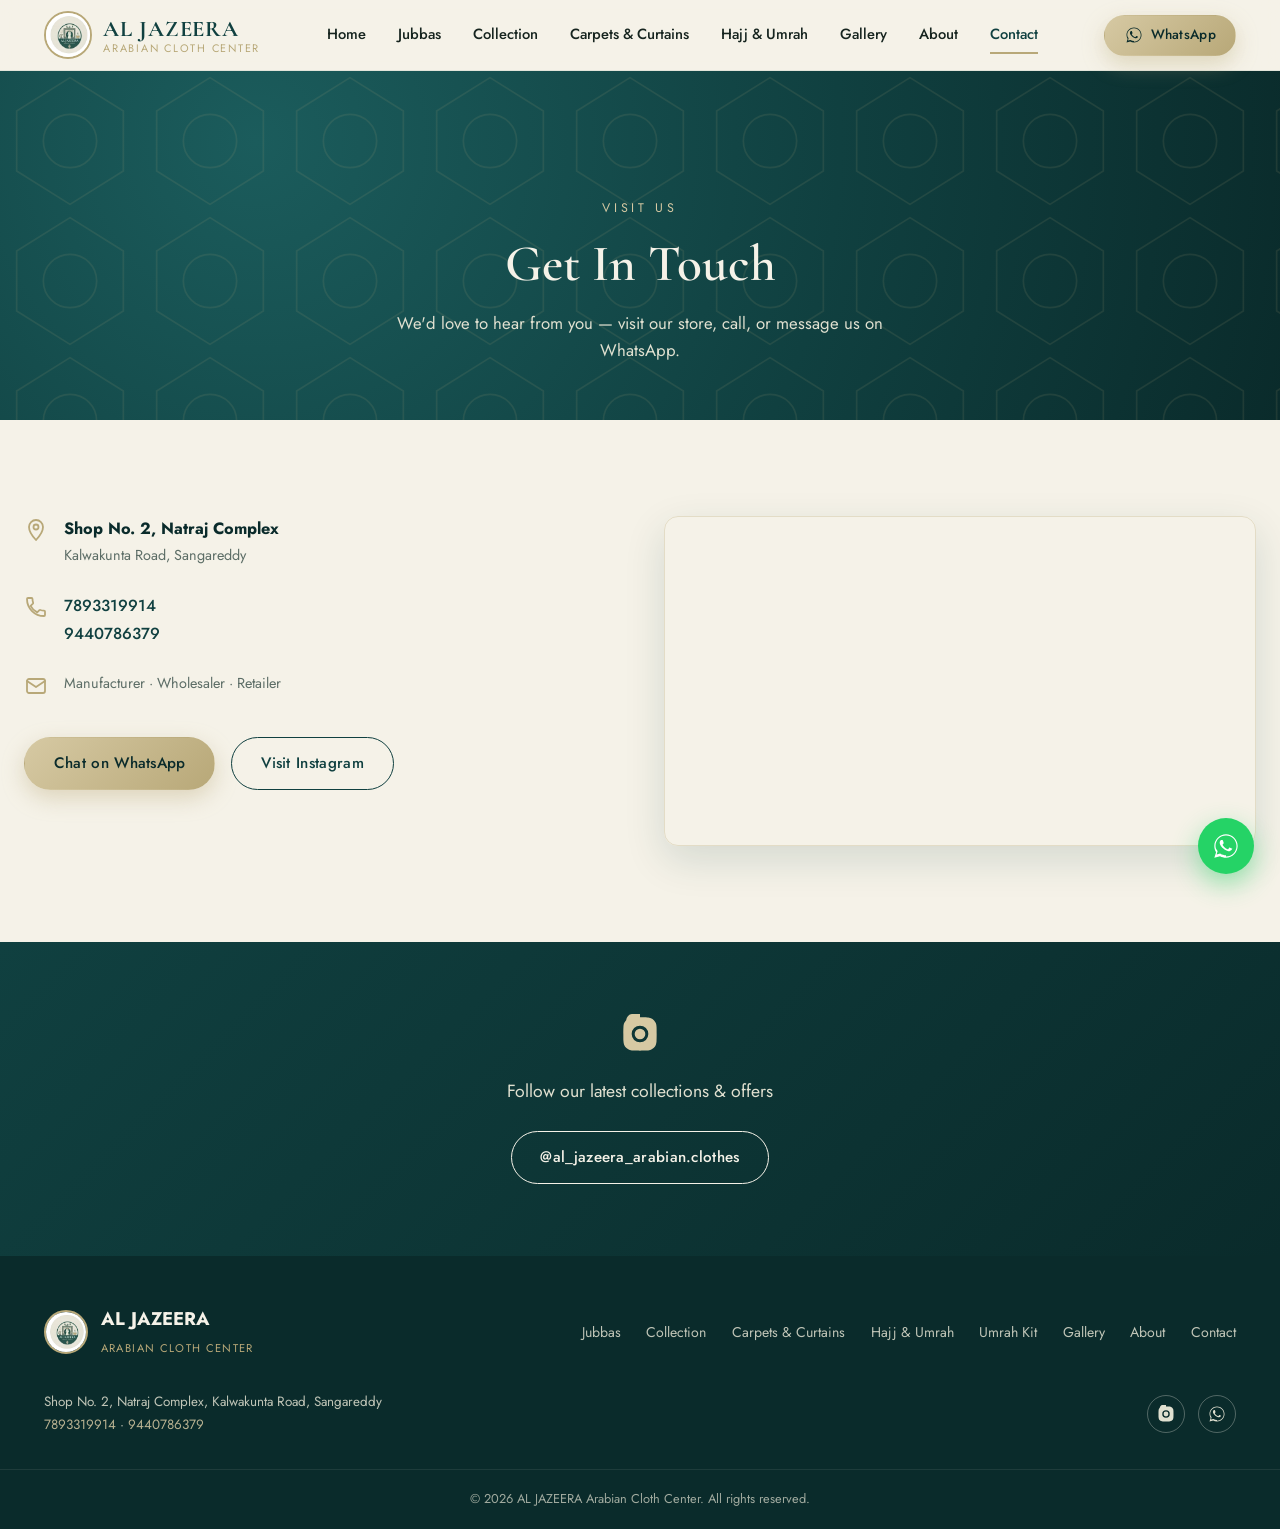
<file: contact.html>
<!DOCTYPE html>
<html lang="en">
<head>
<meta charset="UTF-8">
<meta name="viewport" content="width=device-width, initial-scale=1.0">
<title>Contact Us | AL JAZEERA Arabian Cloth Center</title>
<meta name="description" content="Visit AL JAZEERA Arabian Cloth Center at Shop No. 2, Natraj Complex, Kalwakunta Road, Sangareddy. Call, WhatsApp or visit us in-store.">
<link rel="icon" href="WhatsApp%20Image%202026-09-01%20at%203.34.21%20PM.jpeg">
<link rel="preconnect" href="https://fonts.googleapis.com">
<link rel="preconnect" href="https://fonts.gstatic.com" crossorigin>
<link href="https://fonts.googleapis.com/css2?family=Cormorant+Garamond:wght@600;700&family=Jost:wght@400;500;600;700&display=swap" rel="stylesheet">
<link rel="stylesheet" href="style.css">
</head>
<body>

<header class="site-header" id="site-header">
  <div class="header-inner">
    <a href="index.html" class="brand">
      <img src="WhatsApp%20Image%202026-09-01%20at%203.34.21%20PM.jpeg" alt="AL JAZEERA logo" class="brand-logo">
      <span class="brand-text">
        <strong>AL JAZEERA</strong>
        <small>Arabian Cloth Center</small>
      </span>
    </a>

    <nav class="main-nav" id="main-nav">
      <a href="index.html">Home</a>
      <a href="jubbas.html">Jubbas</a>
      <a href="collection.html">Collection</a>
      <a href="carpets-curtains.html">Carpets &amp; Curtains</a>
      <a href="hajj-umrah.html">Hajj &amp; Umrah</a>
      <a href="gallery.html">Gallery</a>
      <a href="about.html">About</a>
      <a href="contact.html" class="active">Contact</a>
    </nav>

    <div class="header-actions">
      <a href="https://wa.me/917893319914" target="_blank" rel="noopener" class="btn btn-gold btn-sm">
        <svg viewBox="0 0 24 24"><path d="M17.5 14.4c-.3-.1-1.7-.9-2-1-.3-.1-.5-.1-.7.1-.2.3-.8 1-.9 1.2-.2.2-.3.2-.6.1-.3-.1-1.3-.5-2.4-1.5-.9-.8-1.5-1.8-1.7-2.1-.2-.3 0-.5.1-.6.1-.1.3-.3.4-.5.1-.1.2-.3.3-.4.1-.2 0-.4 0-.5C10 9 9.5 7.7 9.3 7.2c-.2-.5-.4-.4-.6-.4h-.5c-.2 0-.5.1-.7.3-.2.3-.9.9-.9 2.1 0 1.2.9 2.4 1 2.6.1.2 1.8 2.8 4.4 3.9.6.3 1.1.4 1.5.6.6.2 1.2.2 1.6.1.5-.1 1.7-.7 1.9-1.3.2-.7.2-1.2.2-1.3-.1-.2-.3-.2-.6-.4z"/><path d="M12 2C6.5 2 2 6.5 2 12c0 1.9.5 3.7 1.5 5.3L2 22l4.9-1.3c1.5.8 3.2 1.3 5.1 1.3 5.5 0 10-4.5 10-10S17.5 2 12 2zm0 18c-1.7 0-3.3-.5-4.7-1.3l-.3-.2-3 .8.8-2.9-.2-.3C3.5 14.7 3 13.4 3 12c0-5 4-9 9-9s9 4 9 9-4 9-9 9z"/></svg>
        <span class="btn-text">WhatsApp</span>
      </a>
      <button class="nav-toggle" id="nav-toggle" aria-label="Toggle menu" aria-expanded="false">
        <span></span><span></span><span></span>
      </button>
    </div>
  </div>
</header>

<section class="hero page-hero">
  <div class="hero-pattern"></div>
  <div class="hero-inner">
    <p class="hero-eyebrow reveal">Visit Us</p>
    <h1 class="reveal">Get In Touch</h1>
    <p class="hero-sub reveal">We'd love to hear from you &mdash; visit our store, call, or message us on WhatsApp.</p>
  </div>
</section>

<section class="section contact">
  <div class="section-inner">
    <div class="contact-grid">
      <div class="contact-info reveal">
        <div class="contact-item">
          <svg viewBox="0 0 24 24"><path d="M12 22s7-7.4 7-13a7 7 0 1 0-14 0c0 5.6 7 13 7 13z"/><circle cx="12" cy="9" r="2.5"/></svg>
          <div>
            <strong>Shop No. 2, Natraj Complex</strong>
            <span>Kalwakunta Road, Sangareddy</span>
          </div>
        </div>
        <div class="contact-item">
          <svg viewBox="0 0 24 24"><path d="M6.6 10.8a15.9 15.9 0 0 0 6.6 6.6l2.2-2.2c.3-.3.7-.4 1-.2 1.1.4 2.4.6 3.6.6.6 0 1 .4 1 1V20c0 .6-.4 1-1 1C10.6 21 3 13.4 3 4c0-.6.4-1 1-1h3.5c.6 0 1 .4 1 1 0 1.2.2 2.5.6 3.6.1.4 0 .8-.2 1L6.6 10.8z"/></svg>
          <div>
            <a href="tel:+917893319914">7893319914</a>
            <a href="tel:+919440786379">9440786379</a>
          </div>
        </div>
        <div class="contact-item">
          <svg viewBox="0 0 24 24"><rect x="3" y="5" width="18" height="14" rx="2"/><path d="M3 7l9 6 9-6"/></svg>
          <div><span>Manufacturer &middot; Wholesaler &middot; Retailer</span></div>
        </div>

        <div class="contact-cta">
          <a href="https://wa.me/917893319914" target="_blank" rel="noopener" class="btn btn-gold">Chat on WhatsApp</a>
          <a href="https://www.instagram.com/al_jazeera_arabian.clothes/" target="_blank" rel="noopener" class="btn btn-outline">Visit Instagram</a>
        </div>
      </div>

      <div class="contact-map reveal">
        <iframe title="AL JAZEERA location map" loading="lazy" referrerpolicy="no-referrer-when-downgrade"
          src="https://www.google.com/maps?q=Natraj%20Complex%2C%20Kalwakunta%20Road%2C%20Sangareddy&output=embed">
        </iframe>
      </div>
    </div>
  </div>
</section>

<section class="insta">
  <div class="insta-inner reveal">
    <svg viewBox="0 0 24 24" class="insta-icon"><path d="M12 2c2.7 0 3.06.01 4.12.06 1.06.05 1.79.22 2.43.47.66.26 1.22.6 1.77 1.15.55.55.9 1.11 1.15 1.77.25.64.42 1.37.47 2.43.05 1.06.06 1.4.06 4.12s-.01 3.06-.06 4.12c-.05 1.06-.22 1.79-.47 2.43a4.9 4.9 0 0 1-1.15 1.77 4.9 4.9 0 0 1-1.77 1.15c-.64.25-1.37.42-2.43.47-1.06.05-1.4.06-4.12.06s-3.06-.01-4.12-.06c-1.06-.05-1.79-.22-2.43-.47a4.9 4.9 0 0 1-1.77-1.15 4.9 4.9 0 0 1-1.15-1.77c-.25-.64-.42-1.37-.47-2.43C2.01 15.06 2 14.7 2 12s.01-3.06.06-4.12c.05-1.06.22-1.79.47-2.43.26-.66.6-1.22 1.15-1.77A4.9 4.9 0 0 1 5.45.53C6.09.28 6.82.11 7.88.06 8.94.01 9.3 0 12 0zm0 5a5 5 0 1 0 0 10 5 5 0 0 0 0-10zm0 8.2a3.2 3.2 0 1 1 0-6.4 3.2 3.2 0 0 1 0 6.4zm5.2-8.4a1.17 1.17 0 1 1 0-2.34 1.17 1.17 0 0 1 0 2.34z"/></svg>
    <p>Follow our latest collections &amp; offers</p>
    <a href="https://www.instagram.com/al_jazeera_arabian.clothes/" target="_blank" rel="noopener" class="btn btn-outline-light">@al_jazeera_arabian.clothes</a>
  </div>
</section>

<footer class="site-footer">
  <div class="footer-inner">
    <div class="footer-brand">
      <img src="WhatsApp%20Image%202026-09-01%20at%203.34.21%20PM.jpeg" alt="AL JAZEERA logo">
      <div>
        <strong>AL JAZEERA</strong>
        <span>Arabian Cloth Center</span>
      </div>
    </div>

    <nav class="footer-nav">
      <a href="jubbas.html">Jubbas</a>
      <a href="collection.html">Collection</a>
      <a href="carpets-curtains.html">Carpets &amp; Curtains</a>
      <a href="hajj-umrah.html">Hajj &amp; Umrah</a>
      <a href="umrah-kit.html">Umrah Kit</a>
      <a href="gallery.html">Gallery</a>
      <a href="about.html">About</a>
      <a href="contact.html">Contact</a>
    </nav>

    <div class="footer-contact">
      <p>Shop No. 2, Natraj Complex, Kalwakunta Road, Sangareddy</p>
      <p><a href="tel:+917893319914">7893319914</a> &middot; <a href="tel:+919440786379">9440786379</a></p>
    </div>

    <div class="footer-social">
      <a href="https://www.instagram.com/al_jazeera_arabian.clothes/" target="_blank" rel="noopener" aria-label="Instagram">
        <svg viewBox="0 0 24 24"><path d="M12 2c2.7 0 3.06.01 4.12.06 1.06.05 1.79.22 2.43.47.66.26 1.22.6 1.77 1.15.55.55.9 1.11 1.15 1.77.25.64.42 1.37.47 2.43.05 1.06.06 1.4.06 4.12s-.01 3.06-.06 4.12c-.05 1.06-.22 1.79-.47 2.43a4.9 4.9 0 0 1-1.15 1.77 4.9 4.9 0 0 1-1.77 1.15c-.64.25-1.37.42-2.43.47-1.06.05-1.4.06-4.12.06s-3.06-.01-4.12-.06c-1.06-.05-1.79-.22-2.43-.47a4.9 4.9 0 0 1-1.77-1.15 4.9 4.9 0 0 1-1.15-1.77c-.25-.64-.42-1.37-.47-2.43C2.01 15.06 2 14.7 2 12s.01-3.06.06-4.12c.05-1.06.22-1.79.47-2.43.26-.66.6-1.22 1.15-1.77A4.9 4.9 0 0 1 5.45.53C6.09.28 6.82.11 7.88.06 8.94.01 9.3 0 12 0zm0 5a5 5 0 1 0 0 10 5 5 0 0 0 0-10zm0 8.2a3.2 3.2 0 1 1 0-6.4 3.2 3.2 0 0 1 0 6.4zm5.2-8.4a1.17 1.17 0 1 1 0-2.34 1.17 1.17 0 0 1 0 2.34z"/></svg>
      </a>
      <a href="https://wa.me/917893319914" target="_blank" rel="noopener" aria-label="WhatsApp">
        <svg viewBox="0 0 24 24"><path d="M17.5 14.4c-.3-.1-1.7-.9-2-1-.3-.1-.5-.1-.7.1-.2.3-.8 1-.9 1.2-.2.2-.3.2-.6.1-.3-.1-1.3-.5-2.4-1.5-.9-.8-1.5-1.8-1.7-2.1-.2-.3 0-.5.1-.6.1-.1.3-.3.4-.5.1-.1.2-.3.3-.4.1-.2 0-.4 0-.5C10 9 9.5 7.7 9.3 7.2c-.2-.5-.4-.4-.6-.4h-.5c-.2 0-.5.1-.7.3-.2.3-.9.9-.9 2.1 0 1.2.9 2.4 1 2.6.1.2 1.8 2.8 4.4 3.9.6.3 1.1.4 1.5.6.6.2 1.2.2 1.6.1.5-.1 1.7-.7 1.9-1.3.2-.7.2-1.2.2-1.3-.1-.2-.3-.2-.6-.4z"/><path d="M12 2C6.5 2 2 6.5 2 12c0 1.9.5 3.7 1.5 5.3L2 22l4.9-1.3c1.5.8 3.2 1.3 5.1 1.3 5.5 0 10-4.5 10-10S17.5 2 12 2zm0 18c-1.7 0-3.3-.5-4.7-1.3l-.3-.2-3 .8.8-2.9-.2-.3C3.5 14.7 3 13.4 3 12c0-5 4-9 9-9s9 4 9 9-4 9-9 9z"/></svg>
      </a>
    </div>
  </div>
  <div class="footer-bottom">
    <p>&copy; <span id="year"></span> AL JAZEERA Arabian Cloth Center. All rights reserved.</p>
  </div>
</footer>

<a href="https://wa.me/917893319914" target="_blank" rel="noopener" class="whatsapp-float" aria-label="Chat on WhatsApp">
  <svg viewBox="0 0 24 24"><path d="M17.5 14.4c-.3-.1-1.7-.9-2-1-.3-.1-.5-.1-.7.1-.2.3-.8 1-.9 1.2-.2.2-.3.2-.6.1-.3-.1-1.3-.5-2.4-1.5-.9-.8-1.5-1.8-1.7-2.1-.2-.3 0-.5.1-.6.1-.1.3-.3.4-.5.1-.1.2-.3.3-.4.1-.2 0-.4 0-.5C10 9 9.5 7.7 9.3 7.2c-.2-.5-.4-.4-.6-.4h-.5c-.2 0-.5.1-.7.3-.2.3-.9.9-.9 2.1 0 1.2.9 2.4 1 2.6.1.2 1.8 2.8 4.4 3.9.6.3 1.1.4 1.5.6.6.2 1.2.2 1.6.1.5-.1 1.7-.7 1.9-1.3.2-.7.2-1.2.2-1.3-.1-.2-.3-.2-.6-.4z"/><path d="M12 2C6.5 2 2 6.5 2 12c0 1.9.5 3.7 1.5 5.3L2 22l4.9-1.3c1.5.8 3.2 1.3 5.1 1.3 5.5 0 10-4.5 10-10S17.5 2 12 2zm0 18c-1.7 0-3.3-.5-4.7-1.3l-.3-.2-3 .8.8-2.9-.2-.3C3.5 14.7 3 13.4 3 12c0-5 4-9 9-9s9 4 9 9-4 9-9 9z"/></svg>
</a>

<script src="script.js" defer></script>
</body>
</html>
</file>
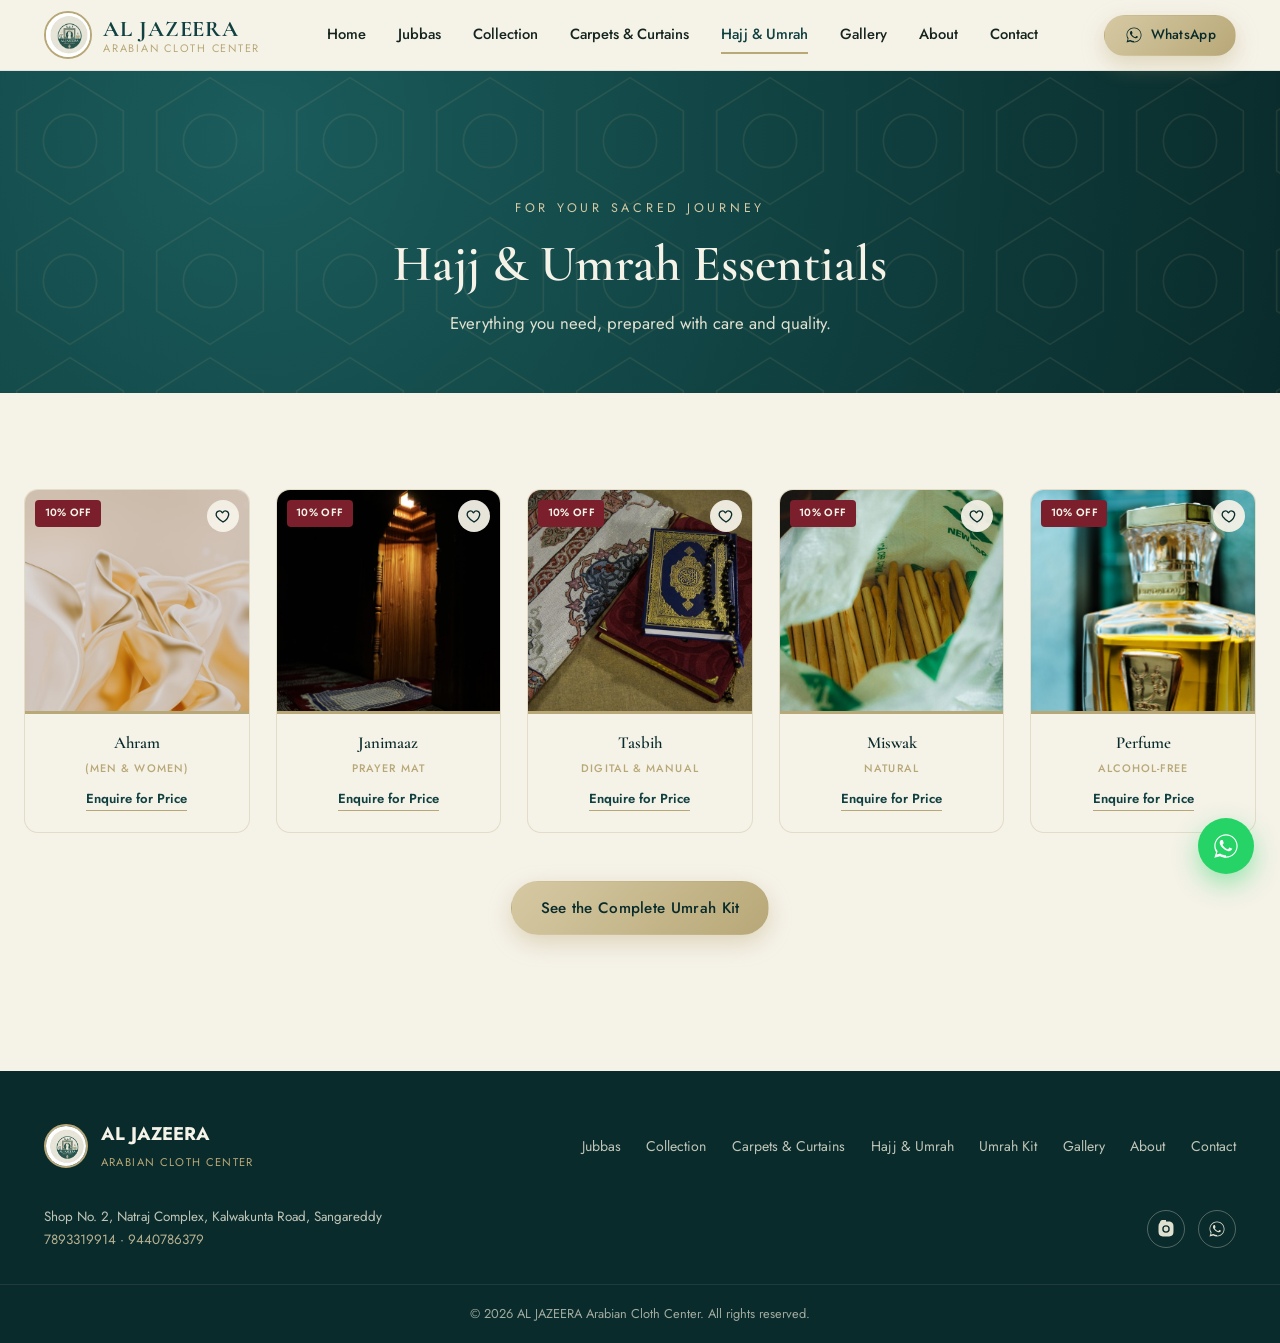
<file: hajj-umrah.html>
<!DOCTYPE html>
<html lang="en">
<head>
<meta charset="UTF-8">
<meta name="viewport" content="width=device-width, initial-scale=1.0">
<title>Hajj &amp; Umrah Essentials | AL JAZEERA Arabian Cloth Center</title>
<meta name="description" content="Ahram, Janimaaz, Tasbih, Miswak &amp; alcohol-free Perfume — everything prepared with care and quality for your Hajj &amp; Umrah journey. AL JAZEERA, Sangareddy.">
<link rel="icon" href="WhatsApp%20Image%202026-09-01%20at%203.34.21%20PM.jpeg">
<link rel="preconnect" href="https://fonts.googleapis.com">
<link rel="preconnect" href="https://fonts.gstatic.com" crossorigin>
<link href="https://fonts.googleapis.com/css2?family=Cormorant+Garamond:wght@600;700&family=Jost:wght@400;500;600;700&display=swap" rel="stylesheet">
<link rel="stylesheet" href="style.css">
</head>
<body>

<header class="site-header" id="site-header">
  <div class="header-inner">
    <a href="index.html" class="brand">
      <img src="WhatsApp%20Image%202026-09-01%20at%203.34.21%20PM.jpeg" alt="AL JAZEERA logo" class="brand-logo">
      <span class="brand-text">
        <strong>AL JAZEERA</strong>
        <small>Arabian Cloth Center</small>
      </span>
    </a>

    <nav class="main-nav" id="main-nav">
      <a href="index.html">Home</a>
      <a href="jubbas.html">Jubbas</a>
      <a href="collection.html">Collection</a>
      <a href="carpets-curtains.html">Carpets &amp; Curtains</a>
      <a href="hajj-umrah.html" class="active">Hajj &amp; Umrah</a>
      <a href="gallery.html">Gallery</a>
      <a href="about.html">About</a>
      <a href="contact.html">Contact</a>
    </nav>

    <div class="header-actions">
      <a href="https://wa.me/917893319914" target="_blank" rel="noopener" class="btn btn-gold btn-sm">
        <svg viewBox="0 0 24 24"><path d="M17.5 14.4c-.3-.1-1.7-.9-2-1-.3-.1-.5-.1-.7.1-.2.3-.8 1-.9 1.2-.2.2-.3.2-.6.1-.3-.1-1.3-.5-2.4-1.5-.9-.8-1.5-1.8-1.7-2.1-.2-.3 0-.5.1-.6.1-.1.3-.3.4-.5.1-.1.2-.3.3-.4.1-.2 0-.4 0-.5C10 9 9.5 7.7 9.3 7.2c-.2-.5-.4-.4-.6-.4h-.5c-.2 0-.5.1-.7.3-.2.3-.9.9-.9 2.1 0 1.2.9 2.4 1 2.6.1.2 1.8 2.8 4.4 3.9.6.3 1.1.4 1.5.6.6.2 1.2.2 1.6.1.5-.1 1.7-.7 1.9-1.3.2-.7.2-1.2.2-1.3-.1-.2-.3-.2-.6-.4z"/><path d="M12 2C6.5 2 2 6.5 2 12c0 1.9.5 3.7 1.5 5.3L2 22l4.9-1.3c1.5.8 3.2 1.3 5.1 1.3 5.5 0 10-4.5 10-10S17.5 2 12 2zm0 18c-1.7 0-3.3-.5-4.7-1.3l-.3-.2-3 .8.8-2.9-.2-.3C3.5 14.7 3 13.4 3 12c0-5 4-9 9-9s9 4 9 9-4 9-9 9z"/></svg>
        <span class="btn-text">WhatsApp</span>
      </a>
      <button class="nav-toggle" id="nav-toggle" aria-label="Toggle menu" aria-expanded="false">
        <span></span><span></span><span></span>
      </button>
    </div>
  </div>
</header>

<section class="hero page-hero">
  <div class="hero-pattern"></div>
  <div class="hero-inner">
    <p class="hero-eyebrow reveal">For Your Sacred Journey</p>
    <h1 class="reveal">Hajj &amp; Umrah Essentials</h1>
    <p class="hero-sub reveal">Everything you need, prepared with care and quality.</p>
  </div>
</section>

<section class="section">
  <div class="section-inner">
    <div class="grid grid-5">
      <article class="card essential-card reveal">
        <div class="card-photo">
          <span class="card-badge">10% Off</span>
          <button class="wishlist-btn" type="button" aria-label="Add Ahram to wishlist" data-id="ahram">
            <svg viewBox="0 0 24 24"><path d="M12 21s-6.7-4.3-9.3-8.2C1 10 1.6 6.6 4.4 5.1c2.3-1.2 4.9-.4 6.1 1.6.3.5 1 .5 1.3 0 1.2-2 3.8-2.8 6.1-1.6 2.8 1.5 3.4 4.9 1.7 7.7C18.7 16.7 12 21 12 21z"/></svg>
          </button>
          <img src="ahram.jpg" alt="Ihram cloth" loading="lazy">
          <span class="card-hover-title">Ahram</span>
        </div>
        <h3>Ahram <small>(Men &amp; Women)</small></h3>
        <div class="card-price"><a href="https://wa.me/917893319914?text=Assalamu%20Alaikum%2C%20I%27d%20like%20the%20price%20for%20the%20Ahram." target="_blank" rel="noopener" class="price-enquire">Enquire for Price</a></div>
      </article>
      <article class="card essential-card reveal">
        <div class="card-photo">
          <span class="card-badge">10% Off</span>
          <button class="wishlist-btn" type="button" aria-label="Add Janimaaz to wishlist" data-id="janimaaz">
            <svg viewBox="0 0 24 24"><path d="M12 21s-6.7-4.3-9.3-8.2C1 10 1.6 6.6 4.4 5.1c2.3-1.2 4.9-.4 6.1 1.6.3.5 1 .5 1.3 0 1.2-2 3.8-2.8 6.1-1.6 2.8 1.5 3.4 4.9 1.7 7.7C18.7 16.7 12 21 12 21z"/></svg>
          </button>
          <img src="janimaaz.jpg" alt="Janimaaz prayer mat" loading="lazy">
          <span class="card-hover-title">Janimaaz</span>
        </div>
        <h3>Janimaaz <small>Prayer Mat</small></h3>
        <div class="card-price"><a href="https://wa.me/917893319914?text=Assalamu%20Alaikum%2C%20I%27d%20like%20the%20price%20for%20the%20Janimaaz." target="_blank" rel="noopener" class="price-enquire">Enquire for Price</a></div>
      </article>
      <article class="card essential-card reveal">
        <div class="card-photo">
          <span class="card-badge">10% Off</span>
          <button class="wishlist-btn" type="button" aria-label="Add Tasbih to wishlist" data-id="tasbih">
            <svg viewBox="0 0 24 24"><path d="M12 21s-6.7-4.3-9.3-8.2C1 10 1.6 6.6 4.4 5.1c2.3-1.2 4.9-.4 6.1 1.6.3.5 1 .5 1.3 0 1.2-2 3.8-2.8 6.1-1.6 2.8 1.5 3.4 4.9 1.7 7.7C18.7 16.7 12 21 12 21z"/></svg>
          </button>
          <img src="tasbih.jpg" alt="Tasbih prayer beads" loading="lazy">
          <span class="card-hover-title">Tasbih</span>
        </div>
        <h3>Tasbih <small>Digital &amp; Manual</small></h3>
        <div class="card-price"><a href="https://wa.me/917893319914?text=Assalamu%20Alaikum%2C%20I%27d%20like%20the%20price%20for%20the%20Tasbih." target="_blank" rel="noopener" class="price-enquire">Enquire for Price</a></div>
      </article>
      <article class="card essential-card reveal">
        <div class="card-photo">
          <span class="card-badge">10% Off</span>
          <button class="wishlist-btn" type="button" aria-label="Add Miswak to wishlist" data-id="miswak">
            <svg viewBox="0 0 24 24"><path d="M12 21s-6.7-4.3-9.3-8.2C1 10 1.6 6.6 4.4 5.1c2.3-1.2 4.9-.4 6.1 1.6.3.5 1 .5 1.3 0 1.2-2 3.8-2.8 6.1-1.6 2.8 1.5 3.4 4.9 1.7 7.7C18.7 16.7 12 21 12 21z"/></svg>
          </button>
          <img src="miswak.jpg" alt="Natural miswak sticks" loading="lazy">
          <span class="card-hover-title">Miswak</span>
        </div>
        <h3>Miswak <small>Natural</small></h3>
        <div class="card-price"><a href="https://wa.me/917893319914?text=Assalamu%20Alaikum%2C%20I%27d%20like%20the%20price%20for%20the%20Miswak." target="_blank" rel="noopener" class="price-enquire">Enquire for Price</a></div>
      </article>
      <article class="card essential-card reveal">
        <div class="card-photo">
          <span class="card-badge">10% Off</span>
          <button class="wishlist-btn" type="button" aria-label="Add Perfume to wishlist" data-id="perfume">
            <svg viewBox="0 0 24 24"><path d="M12 21s-6.7-4.3-9.3-8.2C1 10 1.6 6.6 4.4 5.1c2.3-1.2 4.9-.4 6.1 1.6.3.5 1 .5 1.3 0 1.2-2 3.8-2.8 6.1-1.6 2.8 1.5 3.4 4.9 1.7 7.7C18.7 16.7 12 21 12 21z"/></svg>
          </button>
          <img src="perfume.jpg" alt="Alcohol-free attar perfume bottle" loading="lazy">
          <span class="card-hover-title">Perfume</span>
        </div>
        <h3>Perfume <small>Alcohol-Free</small></h3>
        <div class="card-price"><a href="https://wa.me/917893319914?text=Assalamu%20Alaikum%2C%20I%27d%20like%20the%20price%20for%20the%20Perfume." target="_blank" rel="noopener" class="price-enquire">Enquire for Price</a></div>
      </article>
    </div>

    <div class="product-cta" style="justify-content:center;margin-top:3rem;">
      <a href="umrah-kit.html" class="btn btn-gold">See the Complete Umrah Kit</a>
    </div>
  </div>
</section>

<footer class="site-footer">
  <div class="footer-inner">
    <div class="footer-brand">
      <img src="WhatsApp%20Image%202026-09-01%20at%203.34.21%20PM.jpeg" alt="AL JAZEERA logo">
      <div>
        <strong>AL JAZEERA</strong>
        <span>Arabian Cloth Center</span>
      </div>
    </div>

    <nav class="footer-nav">
      <a href="jubbas.html">Jubbas</a>
      <a href="collection.html">Collection</a>
      <a href="carpets-curtains.html">Carpets &amp; Curtains</a>
      <a href="hajj-umrah.html">Hajj &amp; Umrah</a>
      <a href="umrah-kit.html">Umrah Kit</a>
      <a href="gallery.html">Gallery</a>
      <a href="about.html">About</a>
      <a href="contact.html">Contact</a>
    </nav>

    <div class="footer-contact">
      <p>Shop No. 2, Natraj Complex, Kalwakunta Road, Sangareddy</p>
      <p><a href="tel:+917893319914">7893319914</a> &middot; <a href="tel:+919440786379">9440786379</a></p>
    </div>

    <div class="footer-social">
      <a href="https://www.instagram.com/al_jazeera_arabian.clothes/" target="_blank" rel="noopener" aria-label="Instagram">
        <svg viewBox="0 0 24 24"><path d="M12 2c2.7 0 3.06.01 4.12.06 1.06.05 1.79.22 2.43.47.66.26 1.22.6 1.77 1.15.55.55.9 1.11 1.15 1.77.25.64.42 1.37.47 2.43.05 1.06.06 1.4.06 4.12s-.01 3.06-.06 4.12c-.05 1.06-.22 1.79-.47 2.43a4.9 4.9 0 0 1-1.15 1.77 4.9 4.9 0 0 1-1.77 1.15c-.64.25-1.37.42-2.43.47-1.06.05-1.4.06-4.12.06s-3.06-.01-4.12-.06c-1.06-.05-1.79-.22-2.43-.47a4.9 4.9 0 0 1-1.77-1.15 4.9 4.9 0 0 1-1.15-1.77c-.25-.64-.42-1.37-.47-2.43C2.01 15.06 2 14.7 2 12s.01-3.06.06-4.12c.05-1.06.22-1.79.47-2.43.26-.66.6-1.22 1.15-1.77A4.9 4.9 0 0 1 5.45.53C6.09.28 6.82.11 7.88.06 8.94.01 9.3 0 12 0zm0 5a5 5 0 1 0 0 10 5 5 0 0 0 0-10zm0 8.2a3.2 3.2 0 1 1 0-6.4 3.2 3.2 0 0 1 0 6.4zm5.2-8.4a1.17 1.17 0 1 1 0-2.34 1.17 1.17 0 0 1 0 2.34z"/></svg>
      </a>
      <a href="https://wa.me/917893319914" target="_blank" rel="noopener" aria-label="WhatsApp">
        <svg viewBox="0 0 24 24"><path d="M17.5 14.4c-.3-.1-1.7-.9-2-1-.3-.1-.5-.1-.7.1-.2.3-.8 1-.9 1.2-.2.2-.3.2-.6.1-.3-.1-1.3-.5-2.4-1.5-.9-.8-1.5-1.8-1.7-2.1-.2-.3 0-.5.1-.6.1-.1.3-.3.4-.5.1-.1.2-.3.3-.4.1-.2 0-.4 0-.5C10 9 9.5 7.7 9.3 7.2c-.2-.5-.4-.4-.6-.4h-.5c-.2 0-.5.1-.7.3-.2.3-.9.9-.9 2.1 0 1.2.9 2.4 1 2.6.1.2 1.8 2.8 4.4 3.9.6.3 1.1.4 1.5.6.6.2 1.2.2 1.6.1.5-.1 1.7-.7 1.9-1.3.2-.7.2-1.2.2-1.3-.1-.2-.3-.2-.6-.4z"/><path d="M12 2C6.5 2 2 6.5 2 12c0 1.9.5 3.7 1.5 5.3L2 22l4.9-1.3c1.5.8 3.2 1.3 5.1 1.3 5.5 0 10-4.5 10-10S17.5 2 12 2zm0 18c-1.7 0-3.3-.5-4.7-1.3l-.3-.2-3 .8.8-2.9-.2-.3C3.5 14.7 3 13.4 3 12c0-5 4-9 9-9s9 4 9 9-4 9-9 9z"/></svg>
      </a>
    </div>
  </div>
  <div class="footer-bottom">
    <p>&copy; <span id="year"></span> AL JAZEERA Arabian Cloth Center. All rights reserved.</p>
  </div>
</footer>

<a href="https://wa.me/917893319914" target="_blank" rel="noopener" class="whatsapp-float" aria-label="Chat on WhatsApp">
  <svg viewBox="0 0 24 24"><path d="M17.5 14.4c-.3-.1-1.7-.9-2-1-.3-.1-.5-.1-.7.1-.2.3-.8 1-.9 1.2-.2.2-.3.2-.6.1-.3-.1-1.3-.5-2.4-1.5-.9-.8-1.5-1.8-1.7-2.1-.2-.3 0-.5.1-.6.1-.1.3-.3.4-.5.1-.1.2-.3.3-.4.1-.2 0-.4 0-.5C10 9 9.5 7.7 9.3 7.2c-.2-.5-.4-.4-.6-.4h-.5c-.2 0-.5.1-.7.3-.2.3-.9.9-.9 2.1 0 1.2.9 2.4 1 2.6.1.2 1.8 2.8 4.4 3.9.6.3 1.1.4 1.5.6.6.2 1.2.2 1.6.1.5-.1 1.7-.7 1.9-1.3.2-.7.2-1.2.2-1.3-.1-.2-.3-.2-.6-.4z"/><path d="M12 2C6.5 2 2 6.5 2 12c0 1.9.5 3.7 1.5 5.3L2 22l4.9-1.3c1.5.8 3.2 1.3 5.1 1.3 5.5 0 10-4.5 10-10S17.5 2 12 2zm0 18c-1.7 0-3.3-.5-4.7-1.3l-.3-.2-3 .8.8-2.9-.2-.3C3.5 14.7 3 13.4 3 12c0-5 4-9 9-9s9 4 9 9-4 9-9 9z"/></svg>
</a>

<script src="script.js" defer></script>
</body>
</html>
</file>
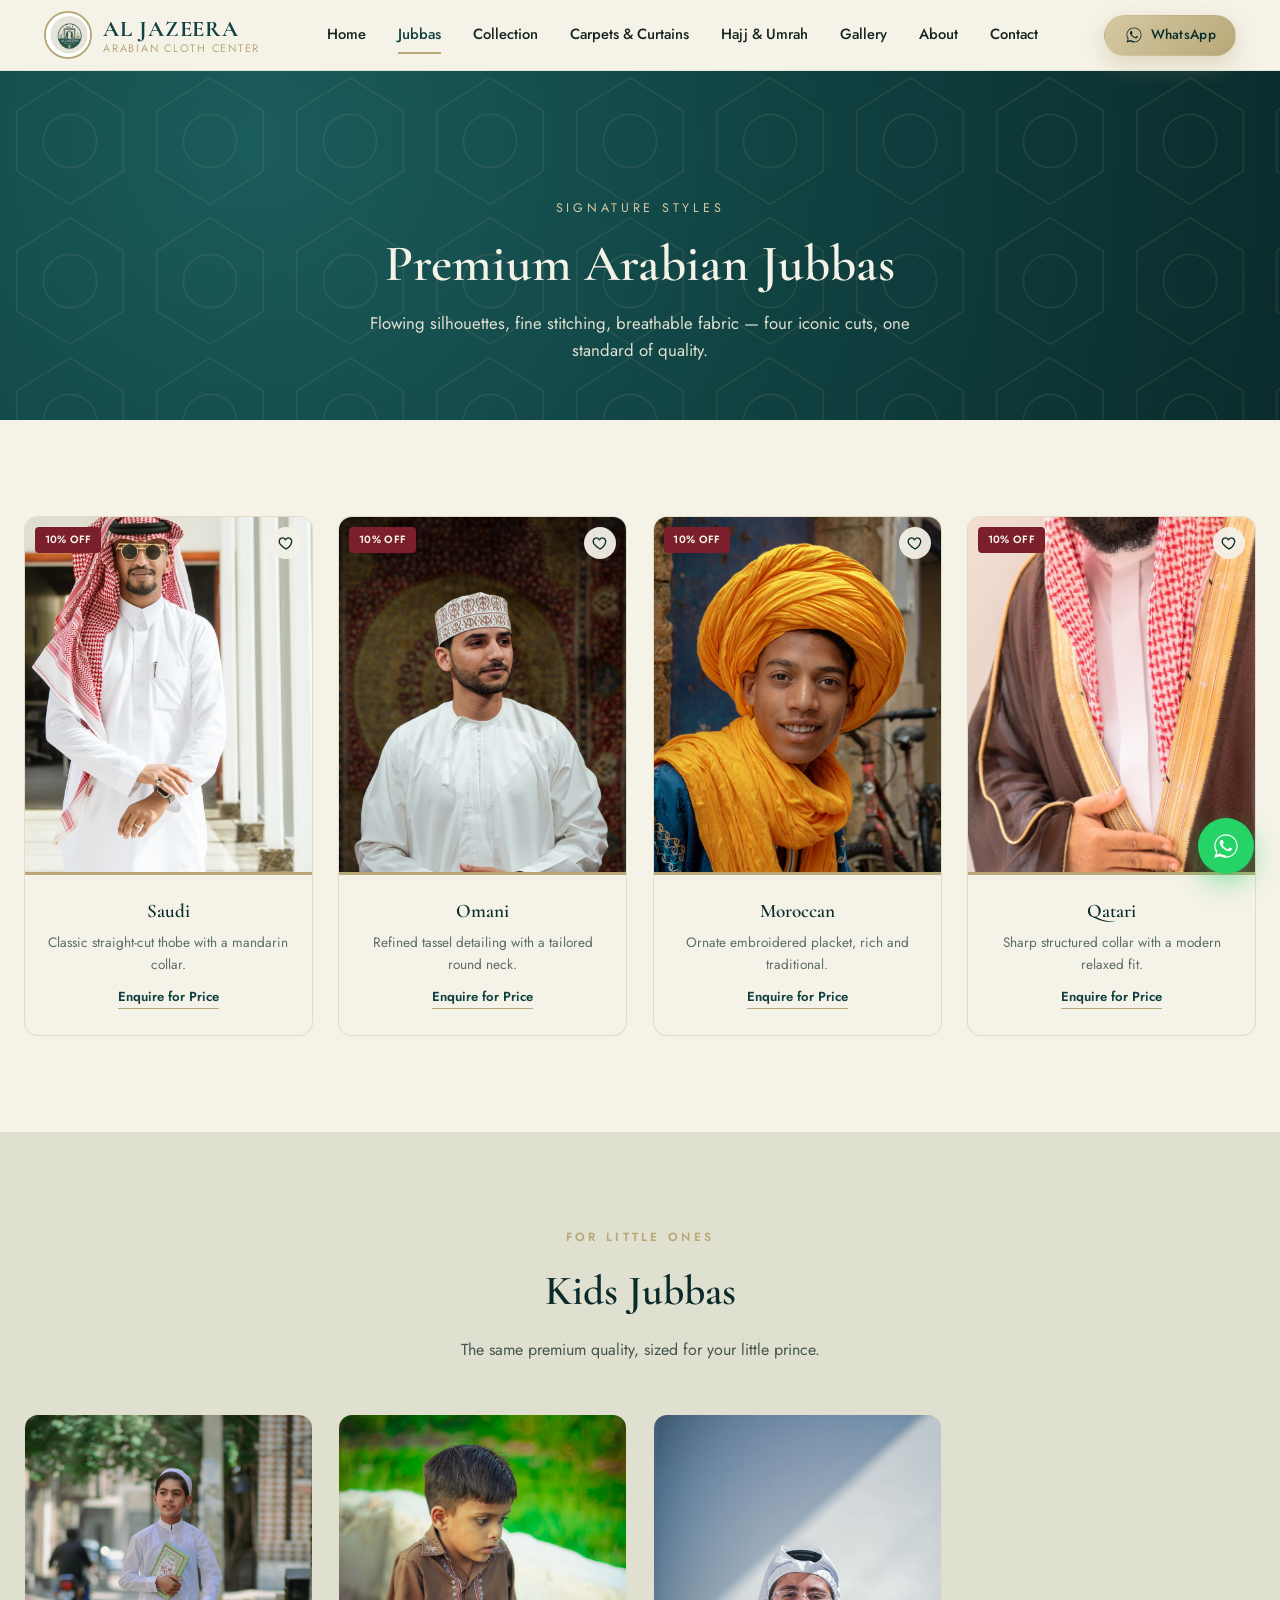
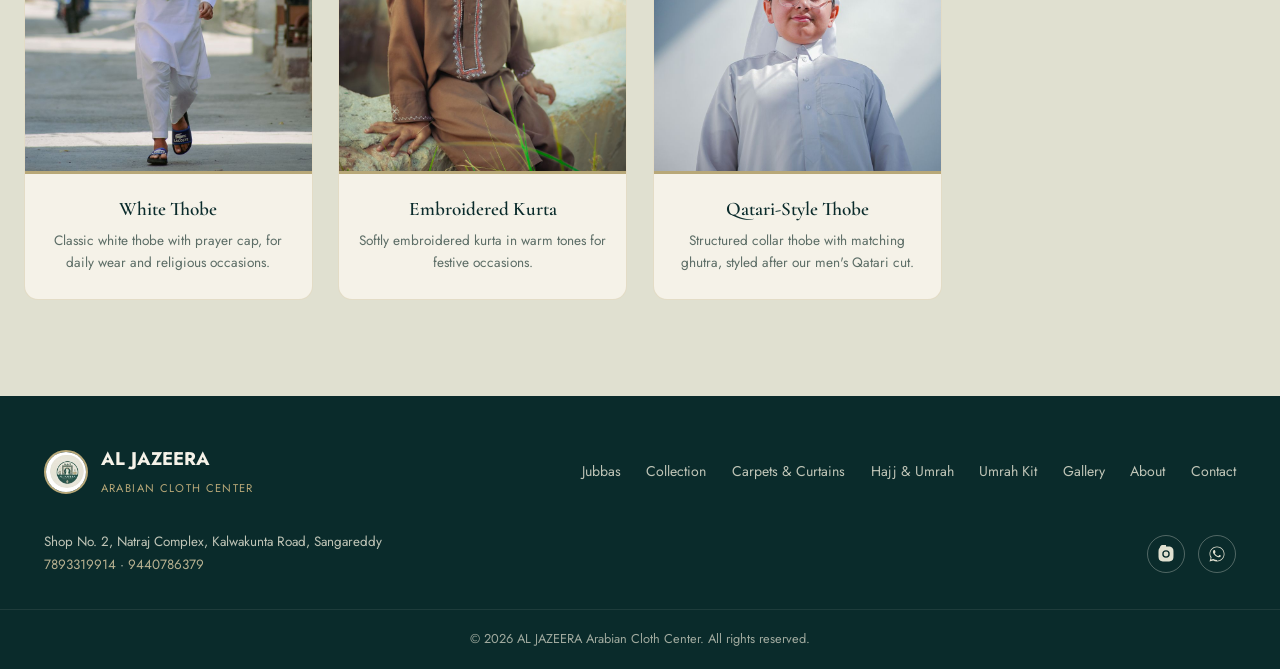
<file: jubbas.html>
<!DOCTYPE html>
<html lang="en">
<head>
<meta charset="UTF-8">
<meta name="viewport" content="width=device-width, initial-scale=1.0">
<title>Premium Arabian Jubbas | AL JAZEERA Arabian Cloth Center</title>
<meta name="description" content="Premium Arabian Jubbas — Saudi, Omani, Moroccan &amp; Qatari styles for men, plus a dedicated Kids Jubbas range. Manufacturer, wholesaler &amp; retailer at AL JAZEERA, Sangareddy.">
<link rel="icon" href="WhatsApp%20Image%202026-09-01%20at%203.34.21%20PM.jpeg">
<link rel="preconnect" href="https://fonts.googleapis.com">
<link rel="preconnect" href="https://fonts.gstatic.com" crossorigin>
<link href="https://fonts.googleapis.com/css2?family=Cormorant+Garamond:wght@600;700&family=Jost:wght@400;500;600;700&display=swap" rel="stylesheet">
<link rel="stylesheet" href="style.css">
</head>
<body>

<header class="site-header" id="site-header">
  <div class="header-inner">
    <a href="index.html" class="brand">
      <img src="WhatsApp%20Image%202026-09-01%20at%203.34.21%20PM.jpeg" alt="AL JAZEERA logo" class="brand-logo">
      <span class="brand-text">
        <strong>AL JAZEERA</strong>
        <small>Arabian Cloth Center</small>
      </span>
    </a>

    <nav class="main-nav" id="main-nav">
      <a href="index.html">Home</a>
      <a href="jubbas.html" class="active">Jubbas</a>
      <a href="collection.html">Collection</a>
      <a href="carpets-curtains.html">Carpets &amp; Curtains</a>
      <a href="hajj-umrah.html">Hajj &amp; Umrah</a>
      <a href="gallery.html">Gallery</a>
      <a href="about.html">About</a>
      <a href="contact.html">Contact</a>
    </nav>

    <div class="header-actions">
      <a href="https://wa.me/917893319914" target="_blank" rel="noopener" class="btn btn-gold btn-sm">
        <svg viewBox="0 0 24 24"><path d="M17.5 14.4c-.3-.1-1.7-.9-2-1-.3-.1-.5-.1-.7.1-.2.3-.8 1-.9 1.2-.2.2-.3.2-.6.1-.3-.1-1.3-.5-2.4-1.5-.9-.8-1.5-1.8-1.7-2.1-.2-.3 0-.5.1-.6.1-.1.3-.3.4-.5.1-.1.2-.3.3-.4.1-.2 0-.4 0-.5C10 9 9.5 7.7 9.3 7.2c-.2-.5-.4-.4-.6-.4h-.5c-.2 0-.5.1-.7.3-.2.3-.9.9-.9 2.1 0 1.2.9 2.4 1 2.6.1.2 1.8 2.8 4.4 3.9.6.3 1.1.4 1.5.6.6.2 1.2.2 1.6.1.5-.1 1.7-.7 1.9-1.3.2-.7.2-1.2.2-1.3-.1-.2-.3-.2-.6-.4z"/><path d="M12 2C6.5 2 2 6.5 2 12c0 1.9.5 3.7 1.5 5.3L2 22l4.9-1.3c1.5.8 3.2 1.3 5.1 1.3 5.5 0 10-4.5 10-10S17.5 2 12 2zm0 18c-1.7 0-3.3-.5-4.7-1.3l-.3-.2-3 .8.8-2.9-.2-.3C3.5 14.7 3 13.4 3 12c0-5 4-9 9-9s9 4 9 9-4 9-9 9z"/></svg>
        <span class="btn-text">WhatsApp</span>
      </a>
      <button class="nav-toggle" id="nav-toggle" aria-label="Toggle menu" aria-expanded="false">
        <span></span><span></span><span></span>
      </button>
    </div>
  </div>
</header>

<section class="hero page-hero">
  <div class="hero-pattern"></div>
  <div class="hero-inner">
    <p class="hero-eyebrow reveal">Signature Styles</p>
    <h1 class="reveal">Premium Arabian Jubbas</h1>
    <p class="hero-sub reveal">Flowing silhouettes, fine stitching, breathable fabric &mdash; four iconic cuts, one standard of quality.</p>
  </div>
</section>

<section class="section">
  <div class="section-inner">
    <div class="grid grid-4">
      <article class="card jubba-card reveal">
        <div class="card-photo">
          <span class="card-badge">10% Off</span>
          <button class="wishlist-btn" type="button" aria-label="Add Saudi Thobe to wishlist" data-id="saudi-thobe">
            <svg viewBox="0 0 24 24"><path d="M12 21s-6.7-4.3-9.3-8.2C1 10 1.6 6.6 4.4 5.1c2.3-1.2 4.9-.4 6.1 1.6.3.5 1 .5 1.3 0 1.2-2 3.8-2.8 6.1-1.6 2.8 1.5 3.4 4.9 1.7 7.7C18.7 16.7 12 21 12 21z"/></svg>
          </button>
          <img src="saudi-jubba.jpg" alt="Saudi-style thobe with keffiyeh" loading="lazy">
          <span class="card-hover-title">Saudi Thobe</span>
        </div>
        <h3>Saudi</h3>
        <p>Classic straight-cut thobe with a mandarin collar.</p>
        <div class="card-price"><a href="https://wa.me/917893319914?text=Assalamu%20Alaikum%2C%20I%27d%20like%20the%20price%20for%20the%20Saudi%20Thobe." target="_blank" rel="noopener" class="price-enquire">Enquire for Price</a></div>
      </article>
      <article class="card jubba-card reveal">
        <div class="card-photo">
          <span class="card-badge">10% Off</span>
          <button class="wishlist-btn" type="button" aria-label="Add Omani Dishdasha to wishlist" data-id="omani-dishdasha">
            <svg viewBox="0 0 24 24"><path d="M12 21s-6.7-4.3-9.3-8.2C1 10 1.6 6.6 4.4 5.1c2.3-1.2 4.9-.4 6.1 1.6.3.5 1 .5 1.3 0 1.2-2 3.8-2.8 6.1-1.6 2.8 1.5 3.4 4.9 1.7 7.7C18.7 16.7 12 21 12 21z"/></svg>
          </button>
          <img src="omani-jubba.jpg" alt="Omani dishdasha with embroidered kuma cap and furakha tassel" loading="lazy">
          <span class="card-hover-title">Omani Dishdasha</span>
        </div>
        <h3>Omani</h3>
        <p>Refined tassel detailing with a tailored round neck.</p>
        <div class="card-price"><a href="https://wa.me/917893319914?text=Assalamu%20Alaikum%2C%20I%27d%20like%20the%20price%20for%20the%20Omani%20Dishdasha." target="_blank" rel="noopener" class="price-enquire">Enquire for Price</a></div>
      </article>
      <article class="card jubba-card reveal">
        <div class="card-photo">
          <span class="card-badge">10% Off</span>
          <button class="wishlist-btn" type="button" aria-label="Add Moroccan Jubba to wishlist" data-id="moroccan-jubba">
            <svg viewBox="0 0 24 24"><path d="M12 21s-6.7-4.3-9.3-8.2C1 10 1.6 6.6 4.4 5.1c2.3-1.2 4.9-.4 6.1 1.6.3.5 1 .5 1.3 0 1.2-2 3.8-2.8 6.1-1.6 2.8 1.5 3.4 4.9 1.7 7.7C18.7 16.7 12 21 12 21z"/></svg>
          </button>
          <img src="moroccan-jubba.jpg" alt="Moroccan-style traditional robe and turban" loading="lazy">
          <span class="card-hover-title">Moroccan Jubba</span>
        </div>
        <h3>Moroccan</h3>
        <p>Ornate embroidered placket, rich and traditional.</p>
        <div class="card-price"><a href="https://wa.me/917893319914?text=Assalamu%20Alaikum%2C%20I%27d%20like%20the%20price%20for%20the%20Moroccan%20Jubba." target="_blank" rel="noopener" class="price-enquire">Enquire for Price</a></div>
      </article>
      <article class="card jubba-card reveal">
        <div class="card-photo">
          <span class="card-badge">10% Off</span>
          <button class="wishlist-btn" type="button" aria-label="Add Qatari Thobe to wishlist" data-id="qatari-thobe">
            <svg viewBox="0 0 24 24"><path d="M12 21s-6.7-4.3-9.3-8.2C1 10 1.6 6.6 4.4 5.1c2.3-1.2 4.9-.4 6.1 1.6.3.5 1 .5 1.3 0 1.2-2 3.8-2.8 6.1-1.6 2.8 1.5 3.4 4.9 1.7 7.7C18.7 16.7 12 21 12 21z"/></svg>
          </button>
          <img src="qatari-jubba.jpg" alt="Qatari-style thobe with gold-trimmed bisht" loading="lazy">
          <span class="card-hover-title">Qatari Thobe</span>
        </div>
        <h3>Qatari</h3>
        <p>Sharp structured collar with a modern relaxed fit.</p>
        <div class="card-price"><a href="https://wa.me/917893319914?text=Assalamu%20Alaikum%2C%20I%27d%20like%20the%20price%20for%20the%20Qatari%20Thobe." target="_blank" rel="noopener" class="price-enquire">Enquire for Price</a></div>
      </article>
    </div>
  </div>
</section>

<!-- ===== Kids Jubbas (separate from Men's) ===== -->
<section class="section section-alt">
  <div class="section-inner">
    <p class="section-eyebrow reveal">For Little Ones</p>
    <h2 class="section-title reveal">Kids Jubbas</h2>
    <p class="section-desc reveal">The same premium quality, sized for your little prince.</p>

    <div class="grid grid-4">
      <article class="card jubba-card reveal">
        <div class="card-photo"><img src="kids-thobe-1.jpg" alt="Boy's white thobe with prayer cap" loading="lazy"></div>
        <h3>White Thobe</h3>
        <p>Classic white thobe with prayer cap, for daily wear and religious occasions.</p>
      </article>
      <article class="card jubba-card reveal">
        <div class="card-photo"><img src="kids-thobe-2.jpg" alt="Boy's embroidered kurta in brown" loading="lazy"></div>
        <h3>Embroidered Kurta</h3>
        <p>Softly embroidered kurta in warm tones for festive occasions.</p>
      </article>
      <article class="card jubba-card reveal">
        <div class="card-photo"><img src="kids-thobe-3.jpg" alt="Boy's Qatari-style thobe with ghutra" loading="lazy"></div>
        <h3>Qatari-Style Thobe</h3>
        <p>Structured collar thobe with matching ghutra, styled after our men's Qatari cut.</p>
      </article>
    </div>
  </div>
</section>

<footer class="site-footer">
  <div class="footer-inner">
    <div class="footer-brand">
      <img src="WhatsApp%20Image%202026-09-01%20at%203.34.21%20PM.jpeg" alt="AL JAZEERA logo">
      <div>
        <strong>AL JAZEERA</strong>
        <span>Arabian Cloth Center</span>
      </div>
    </div>

    <nav class="footer-nav">
      <a href="jubbas.html">Jubbas</a>
      <a href="collection.html">Collection</a>
      <a href="carpets-curtains.html">Carpets &amp; Curtains</a>
      <a href="hajj-umrah.html">Hajj &amp; Umrah</a>
      <a href="umrah-kit.html">Umrah Kit</a>
      <a href="gallery.html">Gallery</a>
      <a href="about.html">About</a>
      <a href="contact.html">Contact</a>
    </nav>

    <div class="footer-contact">
      <p>Shop No. 2, Natraj Complex, Kalwakunta Road, Sangareddy</p>
      <p><a href="tel:+917893319914">7893319914</a> &middot; <a href="tel:+919440786379">9440786379</a></p>
    </div>

    <div class="footer-social">
      <a href="https://www.instagram.com/al_jazeera_arabian.clothes/" target="_blank" rel="noopener" aria-label="Instagram">
        <svg viewBox="0 0 24 24"><path d="M12 2c2.7 0 3.06.01 4.12.06 1.06.05 1.79.22 2.43.47.66.26 1.22.6 1.77 1.15.55.55.9 1.11 1.15 1.77.25.64.42 1.37.47 2.43.05 1.06.06 1.4.06 4.12s-.01 3.06-.06 4.12c-.05 1.06-.22 1.79-.47 2.43a4.9 4.9 0 0 1-1.15 1.77 4.9 4.9 0 0 1-1.77 1.15c-.64.25-1.37.42-2.43.47-1.06.05-1.4.06-4.12.06s-3.06-.01-4.12-.06c-1.06-.05-1.79-.22-2.43-.47a4.9 4.9 0 0 1-1.77-1.15 4.9 4.9 0 0 1-1.15-1.77c-.25-.64-.42-1.37-.47-2.43C2.01 15.06 2 14.7 2 12s.01-3.06.06-4.12c.05-1.06.22-1.79.47-2.43.26-.66.6-1.22 1.15-1.77A4.9 4.9 0 0 1 5.45.53C6.09.28 6.82.11 7.88.06 8.94.01 9.3 0 12 0zm0 5a5 5 0 1 0 0 10 5 5 0 0 0 0-10zm0 8.2a3.2 3.2 0 1 1 0-6.4 3.2 3.2 0 0 1 0 6.4zm5.2-8.4a1.17 1.17 0 1 1 0-2.34 1.17 1.17 0 0 1 0 2.34z"/></svg>
      </a>
      <a href="https://wa.me/917893319914" target="_blank" rel="noopener" aria-label="WhatsApp">
        <svg viewBox="0 0 24 24"><path d="M17.5 14.4c-.3-.1-1.7-.9-2-1-.3-.1-.5-.1-.7.1-.2.3-.8 1-.9 1.2-.2.2-.3.2-.6.1-.3-.1-1.3-.5-2.4-1.5-.9-.8-1.5-1.8-1.7-2.1-.2-.3 0-.5.1-.6.1-.1.3-.3.4-.5.1-.1.2-.3.3-.4.1-.2 0-.4 0-.5C10 9 9.5 7.7 9.3 7.2c-.2-.5-.4-.4-.6-.4h-.5c-.2 0-.5.1-.7.3-.2.3-.9.9-.9 2.1 0 1.2.9 2.4 1 2.6.1.2 1.8 2.8 4.4 3.9.6.3 1.1.4 1.5.6.6.2 1.2.2 1.6.1.5-.1 1.7-.7 1.9-1.3.2-.7.2-1.2.2-1.3-.1-.2-.3-.2-.6-.4z"/><path d="M12 2C6.5 2 2 6.5 2 12c0 1.9.5 3.7 1.5 5.3L2 22l4.9-1.3c1.5.8 3.2 1.3 5.1 1.3 5.5 0 10-4.5 10-10S17.5 2 12 2zm0 18c-1.7 0-3.3-.5-4.7-1.3l-.3-.2-3 .8.8-2.9-.2-.3C3.5 14.7 3 13.4 3 12c0-5 4-9 9-9s9 4 9 9-4 9-9 9z"/></svg>
      </a>
    </div>
  </div>
  <div class="footer-bottom">
    <p>&copy; <span id="year"></span> AL JAZEERA Arabian Cloth Center. All rights reserved.</p>
  </div>
</footer>

<a href="https://wa.me/917893319914" target="_blank" rel="noopener" class="whatsapp-float" aria-label="Chat on WhatsApp">
  <svg viewBox="0 0 24 24"><path d="M17.5 14.4c-.3-.1-1.7-.9-2-1-.3-.1-.5-.1-.7.1-.2.3-.8 1-.9 1.2-.2.2-.3.2-.6.1-.3-.1-1.3-.5-2.4-1.5-.9-.8-1.5-1.8-1.7-2.1-.2-.3 0-.5.1-.6.1-.1.3-.3.4-.5.1-.1.2-.3.3-.4.1-.2 0-.4 0-.5C10 9 9.5 7.7 9.3 7.2c-.2-.5-.4-.4-.6-.4h-.5c-.2 0-.5.1-.7.3-.2.3-.9.9-.9 2.1 0 1.2.9 2.4 1 2.6.1.2 1.8 2.8 4.4 3.9.6.3 1.1.4 1.5.6.6.2 1.2.2 1.6.1.5-.1 1.7-.7 1.9-1.3.2-.7.2-1.2.2-1.3-.1-.2-.3-.2-.6-.4z"/><path d="M12 2C6.5 2 2 6.5 2 12c0 1.9.5 3.7 1.5 5.3L2 22l4.9-1.3c1.5.8 3.2 1.3 5.1 1.3 5.5 0 10-4.5 10-10S17.5 2 12 2zm0 18c-1.7 0-3.3-.5-4.7-1.3l-.3-.2-3 .8.8-2.9-.2-.3C3.5 14.7 3 13.4 3 12c0-5 4-9 9-9s9 4 9 9-4 9-9 9z"/></svg>
</a>

<script src="script.js" defer></script>
</body>
</html>
</file>
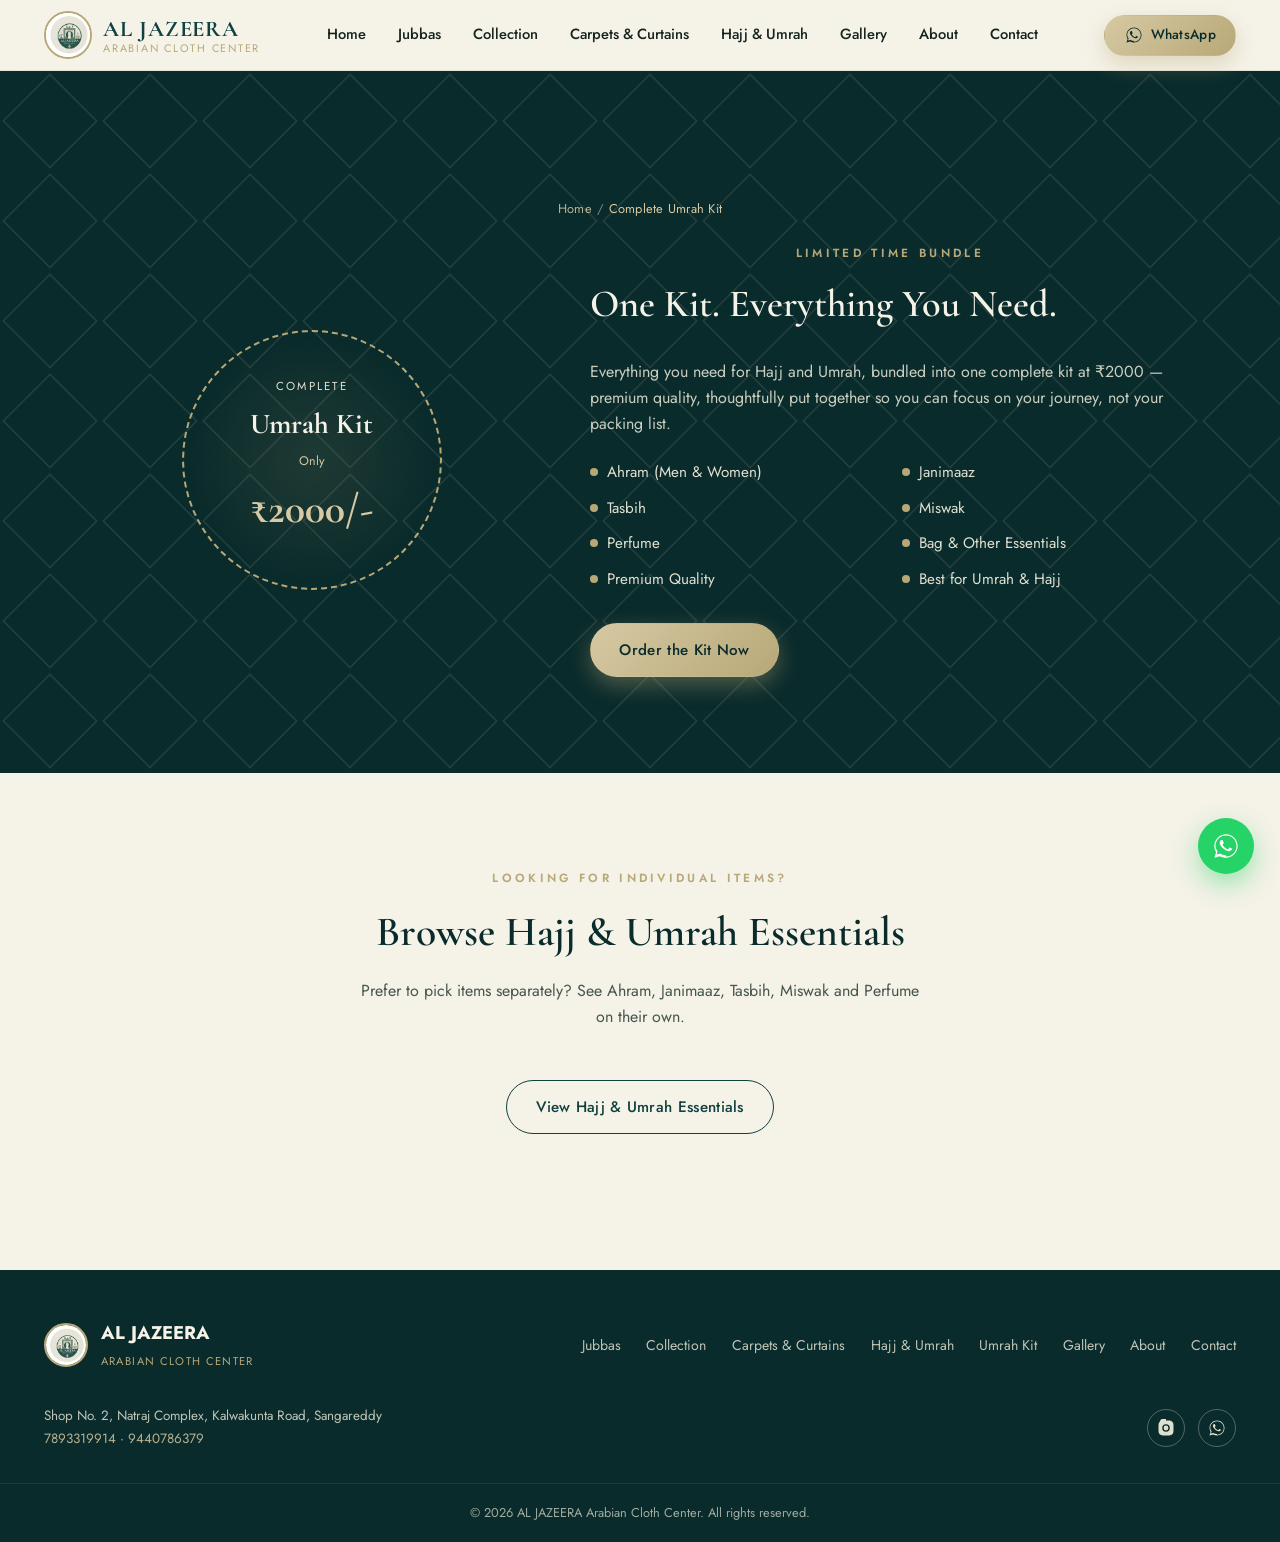
<file: umrah-kit.html>
<!DOCTYPE html>
<html lang="en">
<head>
<meta charset="UTF-8">
<meta name="viewport" content="width=device-width, initial-scale=1.0">
<title>Complete Umrah Kit | AL JAZEERA Arabian Cloth Center</title>
<meta name="description" content="Complete Umrah Kit for ₹2000 — Ahram, Janimaaz, Tasbih, Miswak, Perfume, bag &amp; other essentials, all in one premium quality bundle. AL JAZEERA, Sangareddy.">
<link rel="icon" href="WhatsApp%20Image%202026-09-01%20at%203.34.21%20PM.jpeg">
<link rel="preconnect" href="https://fonts.googleapis.com">
<link rel="preconnect" href="https://fonts.gstatic.com" crossorigin>
<link href="https://fonts.googleapis.com/css2?family=Cormorant+Garamond:wght@600;700&family=Jost:wght@400;500;600;700&display=swap" rel="stylesheet">
<link rel="stylesheet" href="style.css">
</head>
<body>

<header class="site-header" id="site-header">
  <div class="header-inner">
    <a href="index.html" class="brand">
      <img src="WhatsApp%20Image%202026-09-01%20at%203.34.21%20PM.jpeg" alt="AL JAZEERA logo" class="brand-logo">
      <span class="brand-text">
        <strong>AL JAZEERA</strong>
        <small>Arabian Cloth Center</small>
      </span>
    </a>

    <nav class="main-nav" id="main-nav">
      <a href="index.html">Home</a>
      <a href="jubbas.html">Jubbas</a>
      <a href="collection.html">Collection</a>
      <a href="carpets-curtains.html">Carpets &amp; Curtains</a>
      <a href="hajj-umrah.html">Hajj &amp; Umrah</a>
      <a href="gallery.html">Gallery</a>
      <a href="about.html">About</a>
      <a href="contact.html">Contact</a>
    </nav>

    <div class="header-actions">
      <a href="https://wa.me/917893319914" target="_blank" rel="noopener" class="btn btn-gold btn-sm">
        <svg viewBox="0 0 24 24"><path d="M17.5 14.4c-.3-.1-1.7-.9-2-1-.3-.1-.5-.1-.7.1-.2.3-.8 1-.9 1.2-.2.2-.3.2-.6.1-.3-.1-1.3-.5-2.4-1.5-.9-.8-1.5-1.8-1.7-2.1-.2-.3 0-.5.1-.6.1-.1.3-.3.4-.5.1-.1.2-.3.3-.4.1-.2 0-.4 0-.5C10 9 9.5 7.7 9.3 7.2c-.2-.5-.4-.4-.6-.4h-.5c-.2 0-.5.1-.7.3-.2.3-.9.9-.9 2.1 0 1.2.9 2.4 1 2.6.1.2 1.8 2.8 4.4 3.9.6.3 1.1.4 1.5.6.6.2 1.2.2 1.6.1.5-.1 1.7-.7 1.9-1.3.2-.7.2-1.2.2-1.3-.1-.2-.3-.2-.6-.4z"/><path d="M12 2C6.5 2 2 6.5 2 12c0 1.9.5 3.7 1.5 5.3L2 22l4.9-1.3c1.5.8 3.2 1.3 5.1 1.3 5.5 0 10-4.5 10-10S17.5 2 12 2zm0 18c-1.7 0-3.3-.5-4.7-1.3l-.3-.2-3 .8.8-2.9-.2-.3C3.5 14.7 3 13.4 3 12c0-5 4-9 9-9s9 4 9 9-4 9-9 9z"/></svg>
        <span class="btn-text">WhatsApp</span>
      </a>
      <button class="nav-toggle" id="nav-toggle" aria-label="Toggle menu" aria-expanded="false">
        <span></span><span></span><span></span>
      </button>
    </div>
  </div>
</header>

<section class="kit">
  <div class="kit-pattern"></div>
  <p class="breadcrumb" style="position:relative;z-index:2;text-align:center;max-width:1100px;margin:2rem auto 0;">
    <a href="index.html">Home</a><span>/</span>Complete Umrah Kit
  </p>
  <div class="kit-inner" style="margin-top:1.5rem;">
    <div class="kit-media">
      <div class="kit-badge">
        <span>Complete</span>
        <strong>Umrah Kit</strong>
        <em>Only</em>
        <b>&#8377;2000/-</b>
      </div>
    </div>
    <div class="kit-content">
      <p class="section-eyebrow reveal">Limited Time Bundle</p>
      <h1 class="reveal" style="font-size:clamp(1.8rem, 3.4vw, 2.4rem); font-weight:600; margin-bottom:1.5rem;">One Kit. Everything You Need.</h1>
      <p style="color:var(--cream); margin-bottom:1.5rem; opacity:.9;">Everything you need for Hajj and Umrah, bundled into one complete kit at &#8377;2000 &mdash; premium quality, thoughtfully put together so you can focus on your journey, not your packing list.</p>
      <ul class="kit-list reveal">
        <li>Ahram (Men &amp; Women)</li>
        <li>Janimaaz</li>
        <li>Tasbih</li>
        <li>Miswak</li>
        <li>Perfume</li>
        <li>Bag &amp; Other Essentials</li>
        <li>Premium Quality</li>
        <li>Best for Umrah &amp; Hajj</li>
      </ul>
      <a href="https://wa.me/917893319914?text=Assalamu%20Alaikum%2C%20I%27d%20like%20to%20order%20the%20Complete%20Umrah%20Kit." target="_blank" rel="noopener" class="btn btn-gold reveal">Order the Kit Now</a>
    </div>
  </div>
</section>

<section class="section">
  <div class="section-inner">
    <p class="section-eyebrow reveal">Looking for individual items?</p>
    <h2 class="section-title reveal">Browse Hajj &amp; Umrah Essentials</h2>
    <p class="section-desc reveal">Prefer to pick items separately? See Ahram, Janimaaz, Tasbih, Miswak and Perfume on their own.</p>
    <div class="product-cta" style="justify-content:center;">
      <a href="hajj-umrah.html" class="btn btn-outline">View Hajj &amp; Umrah Essentials</a>
    </div>
  </div>
</section>

<footer class="site-footer">
  <div class="footer-inner">
    <div class="footer-brand">
      <img src="WhatsApp%20Image%202026-09-01%20at%203.34.21%20PM.jpeg" alt="AL JAZEERA logo">
      <div>
        <strong>AL JAZEERA</strong>
        <span>Arabian Cloth Center</span>
      </div>
    </div>

    <nav class="footer-nav">
      <a href="jubbas.html">Jubbas</a>
      <a href="collection.html">Collection</a>
      <a href="carpets-curtains.html">Carpets &amp; Curtains</a>
      <a href="hajj-umrah.html">Hajj &amp; Umrah</a>
      <a href="umrah-kit.html">Umrah Kit</a>
      <a href="gallery.html">Gallery</a>
      <a href="about.html">About</a>
      <a href="contact.html">Contact</a>
    </nav>

    <div class="footer-contact">
      <p>Shop No. 2, Natraj Complex, Kalwakunta Road, Sangareddy</p>
      <p><a href="tel:+917893319914">7893319914</a> &middot; <a href="tel:+919440786379">9440786379</a></p>
    </div>

    <div class="footer-social">
      <a href="https://www.instagram.com/al_jazeera_arabian.clothes/" target="_blank" rel="noopener" aria-label="Instagram">
        <svg viewBox="0 0 24 24"><path d="M12 2c2.7 0 3.06.01 4.12.06 1.06.05 1.79.22 2.43.47.66.26 1.22.6 1.77 1.15.55.55.9 1.11 1.15 1.77.25.64.42 1.37.47 2.43.05 1.06.06 1.4.06 4.12s-.01 3.06-.06 4.12c-.05 1.06-.22 1.79-.47 2.43a4.9 4.9 0 0 1-1.15 1.77 4.9 4.9 0 0 1-1.77 1.15c-.64.25-1.37.42-2.43.47-1.06.05-1.4.06-4.12.06s-3.06-.01-4.12-.06c-1.06-.05-1.79-.22-2.43-.47a4.9 4.9 0 0 1-1.77-1.15 4.9 4.9 0 0 1-1.15-1.77c-.25-.64-.42-1.37-.47-2.43C2.01 15.06 2 14.7 2 12s.01-3.06.06-4.12c.05-1.06.22-1.79.47-2.43.26-.66.6-1.22 1.15-1.77A4.9 4.9 0 0 1 5.45.53C6.09.28 6.82.11 7.88.06 8.94.01 9.3 0 12 0zm0 5a5 5 0 1 0 0 10 5 5 0 0 0 0-10zm0 8.2a3.2 3.2 0 1 1 0-6.4 3.2 3.2 0 0 1 0 6.4zm5.2-8.4a1.17 1.17 0 1 1 0-2.34 1.17 1.17 0 0 1 0 2.34z"/></svg>
      </a>
      <a href="https://wa.me/917893319914" target="_blank" rel="noopener" aria-label="WhatsApp">
        <svg viewBox="0 0 24 24"><path d="M17.5 14.4c-.3-.1-1.7-.9-2-1-.3-.1-.5-.1-.7.1-.2.3-.8 1-.9 1.2-.2.2-.3.2-.6.1-.3-.1-1.3-.5-2.4-1.5-.9-.8-1.5-1.8-1.7-2.1-.2-.3 0-.5.1-.6.1-.1.3-.3.4-.5.1-.1.2-.3.3-.4.1-.2 0-.4 0-.5C10 9 9.5 7.7 9.3 7.2c-.2-.5-.4-.4-.6-.4h-.5c-.2 0-.5.1-.7.3-.2.3-.9.9-.9 2.1 0 1.2.9 2.4 1 2.6.1.2 1.8 2.8 4.4 3.9.6.3 1.1.4 1.5.6.6.2 1.2.2 1.6.1.5-.1 1.7-.7 1.9-1.3.2-.7.2-1.2.2-1.3-.1-.2-.3-.2-.6-.4z"/><path d="M12 2C6.5 2 2 6.5 2 12c0 1.9.5 3.7 1.5 5.3L2 22l4.9-1.3c1.5.8 3.2 1.3 5.1 1.3 5.5 0 10-4.5 10-10S17.5 2 12 2zm0 18c-1.7 0-3.3-.5-4.7-1.3l-.3-.2-3 .8.8-2.9-.2-.3C3.5 14.7 3 13.4 3 12c0-5 4-9 9-9s9 4 9 9-4 9-9 9z"/></svg>
      </a>
    </div>
  </div>
  <div class="footer-bottom">
    <p>&copy; <span id="year"></span> AL JAZEERA Arabian Cloth Center. All rights reserved.</p>
  </div>
</footer>

<a href="https://wa.me/917893319914" target="_blank" rel="noopener" class="whatsapp-float" aria-label="Chat on WhatsApp">
  <svg viewBox="0 0 24 24"><path d="M17.5 14.4c-.3-.1-1.7-.9-2-1-.3-.1-.5-.1-.7.1-.2.3-.8 1-.9 1.2-.2.2-.3.2-.6.1-.3-.1-1.3-.5-2.4-1.5-.9-.8-1.5-1.8-1.7-2.1-.2-.3 0-.5.1-.6.1-.1.3-.3.4-.5.1-.1.2-.3.3-.4.1-.2 0-.4 0-.5C10 9 9.5 7.7 9.3 7.2c-.2-.5-.4-.4-.6-.4h-.5c-.2 0-.5.1-.7.3-.2.3-.9.9-.9 2.1 0 1.2.9 2.4 1 2.6.1.2 1.8 2.8 4.4 3.9.6.3 1.1.4 1.5.6.6.2 1.2.2 1.6.1.5-.1 1.7-.7 1.9-1.3.2-.7.2-1.2.2-1.3-.1-.2-.3-.2-.6-.4z"/><path d="M12 2C6.5 2 2 6.5 2 12c0 1.9.5 3.7 1.5 5.3L2 22l4.9-1.3c1.5.8 3.2 1.3 5.1 1.3 5.5 0 10-4.5 10-10S17.5 2 12 2zm0 18c-1.7 0-3.3-.5-4.7-1.3l-.3-.2-3 .8.8-2.9-.2-.3C3.5 14.7 3 13.4 3 12c0-5 4-9 9-9s9 4 9 9-4 9-9 9z"/></svg>
</a>

<script src="script.js" defer></script>
</body>
</html>
</file>
<file: style.css>
/* =========================================================
   AL JAZEERA — Arabian Cloth Center
   ========================================================= */

:root {
  --green: #104040;
  --green-dark: #0a2b2b;
  --green-light: #1b5c5c;
  --cream: #E0E0D0;
  --gold: #B8A878;
  --gold-light: #d6c9a3;
  --white: #F5F2E8;
  --ink: #16241f;
  --radius: 14px;
  --shadow: 0 14px 40px rgba(16, 64, 64, 0.14);
  --ease: cubic-bezier(.4,0,.2,1);
}

* { box-sizing: border-box; margin: 0; padding: 0; }

html { scroll-behavior: smooth; }

body {
  font-family: 'Jost', sans-serif;
  color: var(--ink);
  background: var(--white);
  line-height: 1.6;
  overflow-x: hidden;
}

h1, h2, h3, .brand-text strong, .kit-badge {
  font-family: 'Cormorant Garamond', serif;
}

img { max-width: 100%; display: block; }
a { text-decoration: none; color: inherit; }
ul { list-style: none; }
svg { fill: currentColor; }

.reveal {
  opacity: 0;
  transform: translateY(24px);
  transition: opacity .7s var(--ease), transform .7s var(--ease);
}
.reveal.in-view { opacity: 1; transform: translateY(0); }

/* ---------- Buttons ---------- */
.btn {
  display: inline-flex;
  align-items: center;
  gap: .5rem;
  padding: .85rem 1.8rem;
  border-radius: 999px;
  font-size: .95rem;
  font-weight: 500;
  letter-spacing: .02em;
  border: 1.5px solid transparent;
  cursor: pointer;
  transition: transform .25s var(--ease), background .25s var(--ease), color .25s var(--ease), box-shadow .25s var(--ease);
  white-space: nowrap;
}
.btn:hover { transform: translateY(-2px); }
.btn svg { width: 18px; height: 18px; }

.btn-gold {
  background: linear-gradient(135deg, var(--gold-light), var(--gold));
  color: var(--green-dark);
  box-shadow: 0 8px 22px rgba(184,168,120,.4);
}
.btn-gold:hover { box-shadow: 0 12px 28px rgba(184,168,120,.55); }

.btn-outline {
  border-color: var(--green);
  color: var(--green);
  background: transparent;
}
.btn-outline:hover { background: var(--green); color: var(--white); }

.btn-outline-light {
  border-color: var(--white);
  color: var(--white);
  background: transparent;
}
.btn-outline-light:hover { background: var(--white); color: var(--green-dark); }

.btn-sm { padding: .55rem 1.2rem; font-size: .85rem; }

/* ---------- Top bar ---------- */
.topbar {
  background: var(--green-dark);
  color: var(--cream);
  font-size: .82rem;
}
.topbar-inner {
  max-width: 1240px;
  margin: 0 auto;
  padding: .5rem 1.5rem;
  display: flex;
  align-items: center;
  justify-content: space-between;
  gap: 1rem;
}
.topbar-msg { display: flex; align-items: center; gap: .5rem; }
.dot {
  width: 6px; height: 6px; border-radius: 50%;
  background: var(--gold); flex-shrink: 0;
  box-shadow: 0 0 0 4px rgba(184,168,120,.25);
}
.topbar-contact { display: flex; align-items: center; gap: 1.2rem; }
.topbar-contact a { display: flex; align-items: center; gap: .4rem; opacity: .9; transition: opacity .2s; }
.topbar-contact a:hover { opacity: 1; color: var(--gold-light); }
.topbar-contact svg { width: 15px; height: 15px; }

/* ---------- Header ---------- */
.site-header {
  position: sticky;
  top: 0;
  z-index: 210;
  background: rgba(245,242,232,.92);
  backdrop-filter: blur(10px);
  border-bottom: 1px solid rgba(16,64,64,.08);
  transition: box-shadow .3s;
}
.site-header.scrolled { box-shadow: 0 6px 24px rgba(16,64,64,.08); }

.header-inner {
  max-width: 1240px;
  margin: 0 auto;
  padding: .7rem 1.5rem;
  display: flex;
  align-items: center;
  justify-content: space-between;
  gap: 1rem;
}

.brand { display: flex; align-items: center; gap: .7rem; }
.brand-logo {
  width: 48px; height: 48px;
  border-radius: 50%;
  object-fit: cover;
  border: 2px solid var(--gold);
}
.brand-text { display: flex; flex-direction: column; line-height: 1.15; }
.brand-text strong { font-size: 1.4rem; color: var(--green); letter-spacing: .04em; }
.brand-text small { font-size: .68rem; letter-spacing: .16em; text-transform: uppercase; color: var(--gold); font-family: 'Jost', sans-serif; }

.main-nav { display: flex; align-items: center; gap: 2rem; }
.main-nav a {
  font-size: .92rem;
  font-weight: 500;
  color: var(--ink);
  position: relative;
  padding: .3rem 0;
}
.main-nav a::after {
  content: '';
  position: absolute;
  left: 0; bottom: -2px;
  width: 0; height: 2px;
  background: var(--gold);
  transition: width .3s var(--ease);
}
.main-nav a:hover { color: var(--green); }
.main-nav a:hover::after { width: 100%; }
.main-nav a.active { color: var(--green); }
.main-nav a.active::after { width: 100%; }

.header-actions { display: flex; align-items: center; gap: 1rem; }

.nav-toggle {
  display: none;
  flex-direction: column;
  gap: 5px;
  background: none;
  border: none;
  cursor: pointer;
  padding: .4rem;
}
.nav-toggle span {
  width: 24px; height: 2px;
  background: var(--green);
  border-radius: 2px;
  transition: transform .3s, opacity .3s;
}
.nav-toggle.active span:nth-child(1) { transform: translateY(7px) rotate(45deg); }
.nav-toggle.active span:nth-child(2) { opacity: 0; }
.nav-toggle.active span:nth-child(3) { transform: translateY(-7px) rotate(-45deg); }

/* ---------- Hero ---------- */
.hero {
  position: relative;
  min-height: 92vh;
  display: flex;
  align-items: center;
  justify-content: center;
  text-align: center;
  background: radial-gradient(circle at 20% 20%, var(--green-light), var(--green) 55%, var(--green-dark));
  color: var(--white);
  overflow: hidden;
  padding: 6rem 1.5rem 4rem;
}
.hero-pattern {
  position: absolute;
  inset: 0;
  opacity: .12;
  background-image: url("data:image/svg+xml,%3Csvg xmlns='http://www.w3.org/2000/svg' width='84' height='84' viewBox='0 0 84 84'%3E%3Cg fill='none' stroke='%23B8A878' stroke-width='1'%3E%3Cpath d='M42 4 L74 24 L74 60 L42 80 L10 60 L10 24 Z'/%3E%3Ccircle cx='42' cy='42' r='16'/%3E%3C/g%3E%3C/svg%3E");
  background-size: 140px 140px;
}
.hero-inner { position: relative; max-width: 780px; z-index: 1; }
.hero-eyebrow {
  text-transform: uppercase;
  letter-spacing: .3em;
  font-size: .78rem;
  color: var(--gold-light);
  margin-bottom: 1.4rem;
}
.hero h1 {
  font-size: clamp(2.4rem, 5.4vw, 4rem);
  font-weight: 600;
  line-height: 1.15;
  margin-bottom: 1.4rem;
}
.hero h1 span { color: var(--gold-light); font-style: italic; }
.hero-sub {
  font-size: 1.05rem;
  color: var(--cream);
  max-width: 560px;
  margin: 0 auto 2.4rem;
  opacity: .9;
}
.hero-cta { display: flex; gap: 1.1rem; justify-content: center; flex-wrap: wrap; }
.hero .btn-outline { border-color: var(--cream); color: var(--white); }
.hero .btn-outline:hover { background: var(--white); color: var(--green-dark); }

/* ---------- Hero slideshow ---------- */
.hero-slideshow { position: absolute; inset: 0; z-index: 0; }
.hero-slide {
  position: absolute; inset: 0;
  opacity: 0;
  transition: opacity 1.4s ease-in-out;
}
.hero-slide.active { opacity: 1; }
.hero-slide img { width: 100%; height: 100%; object-fit: cover; }
.hero-overlay {
  position: absolute; inset: 0; z-index: 0;
  background: linear-gradient(160deg, rgba(10,43,43,.88), rgba(16,64,64,.72) 55%, rgba(10,43,43,.9));
}
.hero-dots {
  position: absolute;
  left: 0; right: 0; bottom: 5.4rem;
  display: flex; justify-content: center; gap: .6rem;
  z-index: 2;
}
.hero-dot {
  width: 9px; height: 9px;
  border-radius: 50%;
  background: rgba(245,242,232,.4);
  border: none;
  padding: 0;
  cursor: pointer;
  transition: background .25s, transform .25s;
}
.hero-dot.active { background: var(--gold-light); transform: scale(1.3); }

.hero-scroll {
  position: absolute;
  bottom: 2rem; left: 50%;
  transform: translateX(-50%);
  width: 26px; height: 42px;
  border: 2px solid var(--gold-light);
  border-radius: 20px;
}
.hero-scroll span {
  position: absolute;
  top: 8px; left: 50%;
  transform: translateX(-50%);
  width: 4px; height: 8px;
  background: var(--gold-light);
  border-radius: 2px;
  animation: scrollDown 1.8s infinite;
}
@keyframes scrollDown {
  0% { opacity: 1; top: 8px; }
  100% { opacity: 0; top: 22px; }
}

/* ---------- Trust bar ---------- */
.trustbar { background: var(--cream); border-bottom: 1px solid rgba(16,64,64,.08); }
.trustbar-inner {
  max-width: 1240px;
  margin: 0 auto;
  padding: 1.6rem 1.5rem;
  display: flex;
  flex-wrap: wrap;
  justify-content: space-between;
  gap: 1.2rem;
}
.trust-item {
  display: flex;
  align-items: center;
  gap: .6rem;
  font-size: .88rem;
  font-weight: 500;
  color: var(--green-dark);
  flex: 1 1 180px;
}
.trust-item svg { width: 26px; height: 26px; color: var(--gold); flex-shrink: 0; }

/* ---------- Sections ---------- */
.section { padding: 6rem 1.5rem; }
.section-alt { background: var(--cream); }
.section-inner { max-width: 1240px; margin: 0 auto; }

.section-eyebrow {
  text-transform: uppercase;
  letter-spacing: .28em;
  font-size: .74rem;
  color: var(--gold);
  font-weight: 600;
  margin-bottom: .7rem;
  text-align: center;
}
.section-title {
  font-size: clamp(1.9rem, 3.6vw, 2.6rem);
  font-weight: 600;
  color: var(--green-dark);
  text-align: center;
  margin-bottom: .8rem;
}
.section-desc {
  text-align: center;
  max-width: 560px;
  margin: 0 auto 3.2rem;
  color: #45564f;
}

/* ---------- Grids & Cards ---------- */
.grid { display: grid; gap: 1.6rem; }
.grid-2 { grid-template-columns: repeat(2, 1fr); }
.grid-3 { grid-template-columns: repeat(3, 1fr); }
.grid-4 { grid-template-columns: repeat(4, 1fr); }
.grid-5 { grid-template-columns: repeat(5, 1fr); }

.card {
  background: var(--white);
  border: 1px solid rgba(184,168,120,.3);
  border-radius: var(--radius);
  padding: 2.2rem 1.4rem 1.8rem;
  text-align: center;
  transition: transform .35s var(--ease), box-shadow .35s var(--ease), border-color .35s;
  display: block;
}
.card:hover {
  transform: translateY(-8px);
  box-shadow: var(--shadow);
  border-color: var(--gold);
}
.card-media {
  width: 84px; height: 84px;
  margin: 0 auto 1.2rem;
  color: var(--green);
}
.card-media svg { width: 100%; height: 100%; }
.card-media svg path,
.card-media svg circle,
.card-media svg rect,
.card-media svg ellipse {
  fill: none;
  stroke: currentColor;
  stroke-width: 2;
  stroke-linejoin: round;
  stroke-linecap: round;
}
.card-media svg .line { stroke: var(--gold); }
.card h3 { font-size: 1.2rem; color: var(--green-dark); font-weight: 600; margin-bottom: .3rem; }
.card p { font-size: .85rem; color: #5c6d66; }
.card h3 small { display: block; font-size: .68rem; font-family: 'Jost', sans-serif; text-transform: uppercase; letter-spacing: .1em; color: var(--gold); font-weight: 500; margin-top: .2rem; }

.small-card { padding: 1.8rem 1rem 1.5rem; }
.small-card .card-media { width: 64px; height: 64px; }

/* Jubba / product photo cards */
.jubba-card { padding: 0 0 1.6rem; overflow: hidden; }
.jubba-card .card-photo {
  width: 100%;
  aspect-ratio: 4 / 5;
  overflow: hidden;
  margin-bottom: 1.3rem;
  border-bottom: 3px solid var(--gold);
}
.jubba-card .card-photo img {
  width: 100%; height: 100%;
  object-fit: cover;
  transition: transform .5s var(--ease);
}
.jubba-card:hover .card-photo img { transform: scale(1.06); }
.jubba-card h3 { margin-top: 0; }
.jubba-card p { padding: 0 1rem; }

/* Hajj & Umrah essential photo cards */
.essential-card { padding: 0 0 1.3rem; overflow: hidden; }
.essential-card .card-photo {
  width: 100%;
  aspect-ratio: 1 / 1;
  overflow: hidden;
  margin-bottom: 1rem;
  border-bottom: 3px solid var(--gold);
}
.essential-card .card-photo img {
  width: 100%; height: 100%;
  object-fit: cover;
  transition: transform .5s var(--ease);
}
.essential-card:hover .card-photo img { transform: scale(1.06); }
.essential-card h3 { margin-top: 0; font-size: 1.05rem; }

/* ---------- Product badges, wishlist & hover title ---------- */
.jubba-card .card-photo,
.essential-card .card-photo,
.decor-card .card-photo {
  position: relative;
}
.card-badge {
  position: absolute;
  top: 10px; left: 10px;
  z-index: 3;
  background: #7a1f2b;
  color: var(--white);
  font-size: .66rem;
  font-weight: 600;
  letter-spacing: .03em;
  text-transform: uppercase;
  padding: .3rem .6rem;
  border-radius: 4px;
}
.wishlist-btn {
  position: absolute;
  top: 10px; right: 10px;
  z-index: 3;
  width: 32px; height: 32px;
  border-radius: 50%;
  background: rgba(245,242,232,.94);
  border: none;
  display: flex;
  align-items: center;
  justify-content: center;
  cursor: pointer;
  padding: 0;
  transition: transform .2s var(--ease);
}
.wishlist-btn:hover { transform: scale(1.1); }
.wishlist-btn svg {
  width: 16px; height: 16px;
  fill: none;
  stroke: var(--green-dark);
  stroke-width: 2;
  stroke-linecap: round;
  stroke-linejoin: round;
}
.wishlist-btn.active svg { fill: #c0384a; stroke: #c0384a; }

.card-hover-title {
  position: absolute;
  left: 0; right: 0; bottom: 0;
  z-index: 3;
  background: rgba(10,43,43,.85);
  color: var(--white);
  font-size: .78rem;
  text-align: center;
  padding: .55rem .5rem;
  opacity: 0;
  transform: translateY(100%);
  transition: opacity .3s var(--ease), transform .3s var(--ease);
}
.jubba-card:hover .card-hover-title,
.essential-card:hover .card-hover-title,
.decor-card:hover .card-hover-title {
  opacity: 1;
  transform: translateY(0);
}

.card-price { margin-top: .5rem; }
.price-enquire {
  display: inline-block;
  font-size: .82rem;
  font-weight: 600;
  color: var(--green);
  border-bottom: 1px solid var(--gold);
  padding-bottom: 1px;
  transition: color .2s;
}
.price-enquire:hover { color: var(--gold); }

/* Carpets & Curtains feature cards */
.decor-card { padding: 0 0 1.8rem; overflow: hidden; text-align: left; }
.decor-card .card-photo {
  width: 100%;
  aspect-ratio: 4 / 3;
  overflow: hidden;
  margin-bottom: 1.3rem;
  border-bottom: 3px solid var(--gold);
}
.decor-card .card-photo img {
  width: 100%; height: 100%;
  object-fit: cover;
  transition: transform .5s var(--ease);
}
.decor-card:hover .card-photo img { transform: scale(1.06); }
.decor-card h3 { margin: 0 1.6rem .4rem; }
.decor-card p { padding: 0 1.6rem; }

.decor-card .card-photo.card-photo-multi {
  display: grid;
  grid-template-columns: repeat(3, 1fr);
  gap: 3px;
}
.decor-card .card-photo.card-photo-multi img { height: 100%; }

/* ---------- Umrah Kit ---------- */
.kit {
  position: relative;
  background: var(--green-dark);
  color: var(--white);
  padding: 6rem 1.5rem;
  overflow: hidden;
}
.kit-pattern {
  position: absolute; inset: 0;
  opacity: .1;
  background-image: url("data:image/svg+xml,%3Csvg xmlns='http://www.w3.org/2000/svg' width='60' height='60' viewBox='0 0 60 60'%3E%3Cg fill='none' stroke='%23F5F2E8' stroke-width='1'%3E%3Cpath d='M30 2 L58 30 L30 58 L2 30 Z'/%3E%3C/g%3E%3C/svg%3E");
  background-size: 100px 100px;
}
.kit-inner {
  position: relative;
  max-width: 1100px;
  margin: 0 auto;
  display: grid;
  grid-template-columns: .85fr 1.15fr;
  gap: 3.5rem;
  align-items: center;
}
.kit-media { display: flex; justify-content: center; }
.kit-badge {
  width: 260px; height: 260px;
  border-radius: 50%;
  border: 2px dashed var(--gold);
  display: flex;
  flex-direction: column;
  align-items: center;
  justify-content: center;
  text-align: center;
  background: radial-gradient(circle, rgba(184,168,120,.12), transparent 70%);
}
.kit-badge span { text-transform: uppercase; letter-spacing: .2em; font-size: .72rem; color: var(--cream); font-family: 'Jost', sans-serif; }
.kit-badge strong { font-size: 1.8rem; color: var(--white); margin: .3rem 0; }
.kit-badge em { font-style: normal; font-size: .78rem; color: var(--gold-light); font-family: 'Jost', sans-serif; }
.kit-badge b { font-size: 2.6rem; color: var(--gold-light); font-weight: 700; margin-top: .3rem; }

.kit-content h2 { font-size: clamp(1.8rem, 3.4vw, 2.4rem); font-weight: 600; margin-bottom: 1.5rem; }
.kit-list {
  display: grid;
  grid-template-columns: 1fr 1fr;
  gap: .7rem 1.5rem;
  margin-bottom: 2rem;
}
.kit-list li {
  display: flex;
  align-items: center;
  gap: .6rem;
  font-size: .95rem;
  color: var(--cream);
}
.kit-list li::before {
  content: '';
  width: 8px; height: 8px;
  border-radius: 50%;
  background: var(--gold);
  flex-shrink: 0;
}

/* ---------- About ---------- */
.about-grid {
  display: grid;
  grid-template-columns: 1.15fr .85fr;
  gap: 3.5rem;
  align-items: center;
}
.about-text .section-eyebrow,
.about-text .section-title { text-align: left; }
.about-text p { color: #45564f; margin-bottom: 1rem; }
.about-stats {
  display: flex;
  gap: 2.2rem;
  margin-top: 2rem;
}
.about-stats div { display: flex; flex-direction: column; }
.about-stats strong { font-size: 2rem; font-family: 'Cormorant Garamond', serif; color: var(--green); }
.about-stats span { font-size: .78rem; color: var(--gold); text-transform: uppercase; letter-spacing: .06em; }

.about-media {
  display: flex;
  justify-content: center;
}
.about-media img {
  width: 260px; height: 260px;
  border-radius: 50%;
  object-fit: cover;
  border: 3px solid var(--gold);
  box-shadow: var(--shadow);
}

/* ---------- Instagram band ---------- */
.insta {
  background: linear-gradient(135deg, var(--green), var(--green-dark));
  color: var(--white);
  padding: 4.5rem 1.5rem;
  text-align: center;
}
.insta-inner { max-width: 480px; margin: 0 auto; }
.insta-icon { width: 40px; height: 40px; color: var(--gold-light); margin-bottom: 1rem; }
.insta p { font-size: 1.1rem; margin-bottom: 1.6rem; color: var(--cream); }

/* ---------- Contact ---------- */
.contact-grid {
  display: grid;
  grid-template-columns: 1fr 1fr;
  gap: 3rem;
  align-items: stretch;
}
.contact-info {
  display: flex;
  flex-direction: column;
  gap: 1.6rem;
}
.contact-item {
  display: flex;
  align-items: flex-start;
  gap: 1rem;
}
.contact-item svg { width: 24px; height: 24px; color: var(--gold); flex-shrink: 0; margin-top: 2px; }
.contact-item svg path, .contact-item svg circle, .contact-item svg rect {
  fill: none; stroke: currentColor; stroke-width: 1.8; stroke-linecap: round; stroke-linejoin: round;
}
.contact-item div { display: flex; flex-direction: column; gap: .15rem; }
.contact-item strong { color: var(--green-dark); font-size: 1.02rem; }
.contact-item span { color: #5c6d66; font-size: .9rem; }
.contact-item a { color: var(--green); font-weight: 500; }
.contact-item a:hover { color: var(--gold); }

.contact-cta { display: flex; gap: 1rem; margin-top: .8rem; flex-wrap: wrap; }

.contact-map {
  border-radius: var(--radius);
  overflow: hidden;
  box-shadow: var(--shadow);
  min-height: 320px;
  border: 1px solid rgba(184,168,120,.3);
}
.contact-map iframe { width: 100%; height: 100%; min-height: 320px; border: 0; }

/* ---------- Footer ---------- */
.site-footer { background: var(--green-dark); color: var(--cream); }
.footer-inner {
  max-width: 1240px;
  margin: 0 auto;
  padding: 3rem 1.5rem 2rem;
  display: flex;
  flex-wrap: wrap;
  gap: 2rem;
  align-items: center;
  justify-content: space-between;
}
.footer-brand { display: flex; align-items: center; gap: .8rem; }
.footer-brand img { width: 44px; height: 44px; border-radius: 50%; border: 2px solid var(--gold); object-fit: cover; }
.footer-brand strong { display: block; font-size: 1.15rem; color: var(--white); }
.footer-brand span { font-size: .7rem; letter-spacing: .12em; text-transform: uppercase; color: var(--gold); }

.footer-nav { display: flex; gap: 1.6rem; flex-wrap: wrap; }
.footer-nav a { font-size: .88rem; opacity: .85; transition: opacity .2s, color .2s; }
.footer-nav a:hover { opacity: 1; color: var(--gold-light); }

.footer-social { display: flex; gap: .8rem; }
.footer-social a {
  width: 38px; height: 38px;
  border-radius: 50%;
  border: 1px solid rgba(245,242,232,.3);
  display: flex; align-items: center; justify-content: center;
  transition: background .25s, border-color .25s;
}
.footer-social svg { width: 18px; height: 18px; }
.footer-social a:hover { background: var(--gold); border-color: var(--gold); color: var(--green-dark); }

.footer-bottom {
  border-top: 1px solid rgba(245,242,232,.12);
  text-align: center;
  padding: 1.2rem 1.5rem;
  font-size: .8rem;
  opacity: .7;
}

/* ---------- WhatsApp float ---------- */
.whatsapp-float {
  position: fixed;
  bottom: 1.6rem; right: 1.6rem;
  width: 56px; height: 56px;
  border-radius: 50%;
  background: #25D366;
  color: #fff;
  display: flex; align-items: center; justify-content: center;
  box-shadow: 0 10px 26px rgba(37,211,102,.45);
  z-index: 90;
  transition: transform .25s var(--ease);
}
.whatsapp-float:hover { transform: scale(1.08); }
.whatsapp-float svg { width: 28px; height: 28px; }

/* ---------- Founder / Portfolio intro ---------- */
.founder {
  position: relative;
  background: var(--green-dark);
  color: var(--white);
  padding: 6rem 1.5rem;
  overflow: hidden;
}
.founder-inner {
  position: relative;
  max-width: 1240px;
  margin: 0 auto;
  display: grid;
  grid-template-columns: 1.15fr .85fr;
  gap: 3rem;
  align-items: center;
}
.founder-eyebrow {
  text-transform: uppercase;
  letter-spacing: .3em;
  font-size: .78rem;
  color: var(--gold-light);
  margin-bottom: 1.2rem;
}
.founder-heading {
  font-family: 'Cormorant Garamond', serif;
  font-weight: 600;
  font-style: italic;
  font-size: clamp(2.1rem, 4.8vw, 3.4rem);
  line-height: 1.18;
  margin-bottom: 2rem;
}
.founder-badge {
  display: inline-flex;
  align-items: center;
  flex-wrap: wrap;
  gap: .4rem;
  border: 1px solid rgba(245,242,232,.4);
  border-radius: 999px;
  padding: .7rem 1.5rem;
  font-size: .85rem;
  color: var(--cream);
}
.founder-badge b { color: var(--white); font-weight: 600; }
.founder-media {
  position: relative;
  display: flex;
  justify-content: center;
}
.founder-photo-wrap {
  position: relative;
  width: 280px;
  height: 360px;
  border-radius: 50%;
  overflow: hidden;
  box-shadow: 0 25px 60px rgba(0,0,0,.4);
  z-index: 1;
}
.founder-photo-wrap::before {
  content: '';
  position: absolute;
  inset: -34px;
  border-radius: 50%;
  background: radial-gradient(circle, rgba(184,168,120,.35), transparent 72%);
  z-index: -1;
}
.founder-photo-wrap img {
  width: 100%;
  height: 100%;
  object-fit: cover;
  object-position: 50% 22%;
  transform: scale(1.12);
}

/* ---------- Gallery & lightbox ---------- */
.gallery-grid {
  display: grid;
  grid-template-columns: repeat(4, 1fr);
  gap: .8rem;
}
.gallery-item {
  position: relative;
  aspect-ratio: 1 / 1;
  overflow: hidden;
  border-radius: 8px;
  cursor: pointer;
  border: 1px solid rgba(184,168,120,.3);
  display: block;
  padding: 0;
  background: none;
  width: 100%;
  font-family: inherit;
}
.gallery-item img {
  width: 100%; height: 100%;
  object-fit: cover;
  transition: transform .4s var(--ease);
}
.gallery-item:hover img { transform: scale(1.08); }
.gallery-item::after {
  content: '';
  position: absolute; inset: 0;
  background: linear-gradient(180deg, transparent 55%, rgba(10,43,43,.75));
  opacity: 0;
  transition: opacity .3s;
}
.gallery-item:hover::after { opacity: 1; }
.gallery-caption {
  position: absolute; left: 0; right: 0; bottom: 0;
  padding: .6rem .7rem;
  color: var(--white);
  font-size: .78rem;
  z-index: 1;
  opacity: 0;
  transform: translateY(6px);
  transition: opacity .3s, transform .3s;
}
.gallery-item:hover .gallery-caption { opacity: 1; transform: translateY(0); }

.lightbox {
  position: fixed; inset: 0;
  background: rgba(10,43,43,.94);
  display: flex;
  align-items: center;
  justify-content: center;
  z-index: 300;
  padding: 3rem 1.5rem;
  opacity: 0;
  visibility: hidden;
  transition: opacity .3s;
}
.lightbox.open { opacity: 1; visibility: visible; }
.lightbox-inner { text-align: center; }
.lightbox img {
  max-width: min(90vw, 900px);
  max-height: 76vh;
  border-radius: 8px;
  box-shadow: 0 20px 60px rgba(0,0,0,.5);
}
.lightbox-caption { color: var(--cream); margin-top: 1rem; font-size: .9rem; }
.lightbox-close {
  position: absolute;
  top: 1.5rem; right: 1.5rem;
  width: 44px; height: 44px;
  border-radius: 50%;
  background: rgba(245,242,232,.12);
  border: 1px solid rgba(245,242,232,.3);
  color: var(--white);
  display: flex; align-items: center; justify-content: center;
  cursor: pointer;
  transition: background .2s;
}
.lightbox-close:hover { background: rgba(245,242,232,.22); }
.lightbox-close svg { width: 20px; height: 20px; fill: none; stroke: currentColor; stroke-width: 2; stroke-linecap: round; }

/* ---------- Product Detail Pages ---------- */
.breadcrumb {
  font-size: .8rem;
  color: var(--gold-light);
  margin-bottom: 1rem;
  letter-spacing: .02em;
}
.breadcrumb a { color: var(--gold-light); opacity: .85; }
.breadcrumb a:hover { opacity: 1; text-decoration: underline; }
.breadcrumb span { opacity: .6; margin: 0 .3rem; }

.product-hero {
  position: relative;
  height: 52vh;
  min-height: 340px;
  overflow: hidden;
  background: var(--green-dark);
}
.product-hero img {
  width: 100%; height: 100%;
  object-fit: cover;
  opacity: .92;
}
.product-hero::after {
  content: '';
  position: absolute;
  inset: 0;
  background: linear-gradient(180deg, rgba(10,43,43,.1) 0%, rgba(10,43,43,.55) 60%, rgba(10,43,43,.88) 100%);
}
.product-hero-content {
  position: absolute;
  left: 0; right: 0; bottom: 0;
  padding: 2.6rem 1.5rem;
  max-width: 1240px;
  margin: 0 auto;
  color: var(--white);
  z-index: 2;
}
.product-hero-content h1 {
  font-size: clamp(2rem, 4.6vw, 3.2rem);
  font-weight: 600;
}

.product-body { padding-top: 4.5rem; }
.product-layout {
  display: grid;
  grid-template-columns: 1fr 1fr;
  gap: 3.5rem;
  align-items: start;
}
.product-media img {
  width: 100%;
  border-radius: var(--radius);
  box-shadow: var(--shadow);
  border: 1px solid rgba(184,168,120,.3);
}
.product-info .section-eyebrow { text-align: left; margin-bottom: .6rem; }
.product-info p.lead {
  font-size: 1.05rem;
  color: #45564f;
  margin-bottom: 1.6rem;
}
.product-info h2 {
  font-size: 1.3rem;
  color: var(--green-dark);
  font-weight: 600;
  margin-bottom: 1rem;
}

.feature-list {
  display: flex;
  flex-direction: column;
  gap: .8rem;
  margin-bottom: 2.2rem;
}
.feature-list li {
  display: flex;
  align-items: flex-start;
  gap: .8rem;
  font-size: .95rem;
  color: #45564f;
}
.feature-list li svg {
  width: 18px; height: 18px;
  color: var(--gold);
  flex-shrink: 0;
  margin-top: .18rem;
}
.feature-list li svg path {
  fill: none;
  stroke: currentColor;
  stroke-width: 2.4;
  stroke-linecap: round;
  stroke-linejoin: round;
}

.product-cta { display: flex; gap: 1rem; flex-wrap: wrap; margin-bottom: 2.5rem; }

.product-note {
  background: var(--cream);
  border-left: 3px solid var(--gold);
  border-radius: 8px;
  padding: 1rem 1.2rem;
  font-size: .88rem;
  color: var(--green-dark);
}

/* ---------- Page hero (category / info pages) ---------- */
.page-hero {
  min-height: auto;
  padding: 8rem 1.5rem 3.5rem;
}
.page-hero .hero-eyebrow { margin-bottom: 1rem; }
.page-hero h1 { font-size: clamp(2.2rem, 4.6vw, 3.2rem); margin-bottom: 1rem; }
.page-hero .hero-sub { margin-bottom: 0; }

/* ---------- Home "Explore" teaser cards ---------- */
.teaser-card-kit .card-photo {
  display: flex;
  flex-direction: column;
  align-items: center;
  justify-content: center;
  gap: .3rem;
  background: radial-gradient(circle, rgba(184,168,120,.18), var(--green-dark) 75%);
  border: 2px dashed var(--gold);
  color: var(--white);
  text-align: center;
  padding: 1rem;
}
.teaser-card-kit .card-photo span {
  text-transform: uppercase;
  letter-spacing: .16em;
  font-size: .64rem;
  color: var(--cream);
  font-family: 'Jost', sans-serif;
}
.teaser-card-kit .card-photo strong {
  font-family: 'Cormorant Garamond', serif;
  font-size: 1.25rem;
  color: var(--white);
}
.teaser-card-kit .card-photo b {
  font-family: 'Cormorant Garamond', serif;
  font-size: 1.7rem;
  color: var(--gold-light);
}

/* ---------- Footer contact block ---------- */
.footer-contact {
  font-size: .84rem;
  color: var(--cream);
  opacity: .85;
  line-height: 1.7;
}
.footer-contact a { color: var(--gold-light); }
.footer-contact a:hover { text-decoration: underline; }

/* =========================================================
   Responsive
   ========================================================= */
@media (max-width: 992px) {
  .grid-3 { grid-template-columns: repeat(2, 1fr); }
  .grid-4 { grid-template-columns: repeat(2, 1fr); }
  .grid-5 { grid-template-columns: repeat(3, 1fr); }
  .kit-inner { grid-template-columns: 1fr; text-align: center; }
  .kit-content h2, .kit-content .section-eyebrow { text-align: center; }
  .kit-list { max-width: 420px; margin-left: auto; margin-right: auto; }
  .about-grid { grid-template-columns: 1fr; }
  .about-text, .about-text .section-eyebrow, .about-text .section-title { text-align: center; }
  .about-stats { justify-content: center; }
  .about-media { order: -1; }
  .contact-grid { grid-template-columns: 1fr; }
  .product-layout { grid-template-columns: 1fr; }
  .gallery-grid { grid-template-columns: repeat(3, 1fr); }
  .founder-inner { grid-template-columns: 1fr; text-align: center; justify-items: center; }
  .founder-media { order: -1; }
}

@media (max-width: 860px) {
  .topbar-msg { font-size: .74rem; }
  .main-nav {
    position: fixed;
    top: 0; right: -100%;
    width: min(78vw, 320px);
    height: 100vh;
    background: var(--white);
    flex-direction: column;
    align-items: flex-start;
    justify-content: flex-start;
    gap: 1.8rem;
    padding: 6rem 2rem 2rem;
    overflow-y: auto;
    box-shadow: -10px 0 30px rgba(0,0,0,.15);
    transition: right .35s var(--ease);
    z-index: 200;
  }
  .main-nav.open { right: 0; }
  .main-nav a { font-size: 1.1rem; }
  .nav-toggle { display: flex; }
  .header-actions .btn-sm .btn-text { display: none; }
  .header-actions .btn-sm { padding: .55rem; }
}

@media (max-width: 640px) {
  .grid-2 { grid-template-columns: 1fr; }
  .grid-3 { grid-template-columns: 1fr; }
  .grid-4 { grid-template-columns: repeat(2, 1fr); }
  .grid-5 { grid-template-columns: repeat(2, 1fr); }
  .topbar-inner { flex-wrap: wrap; }
  .hero { min-height: 100vh; }
  .section { padding: 4.5rem 1.2rem; }
  .kit-badge { width: 220px; height: 220px; }
  .kit-list { grid-template-columns: 1fr; }
  .product-hero { height: 40vh; }
  .gallery-grid { grid-template-columns: repeat(2, 1fr); gap: .5rem; }
  .hero-dots { bottom: 4.6rem; }
  .founder-photo-wrap { width: 220px; height: 280px; }
  .page-hero { padding: 6.5rem 1.2rem 2.5rem; }
}
</file>
